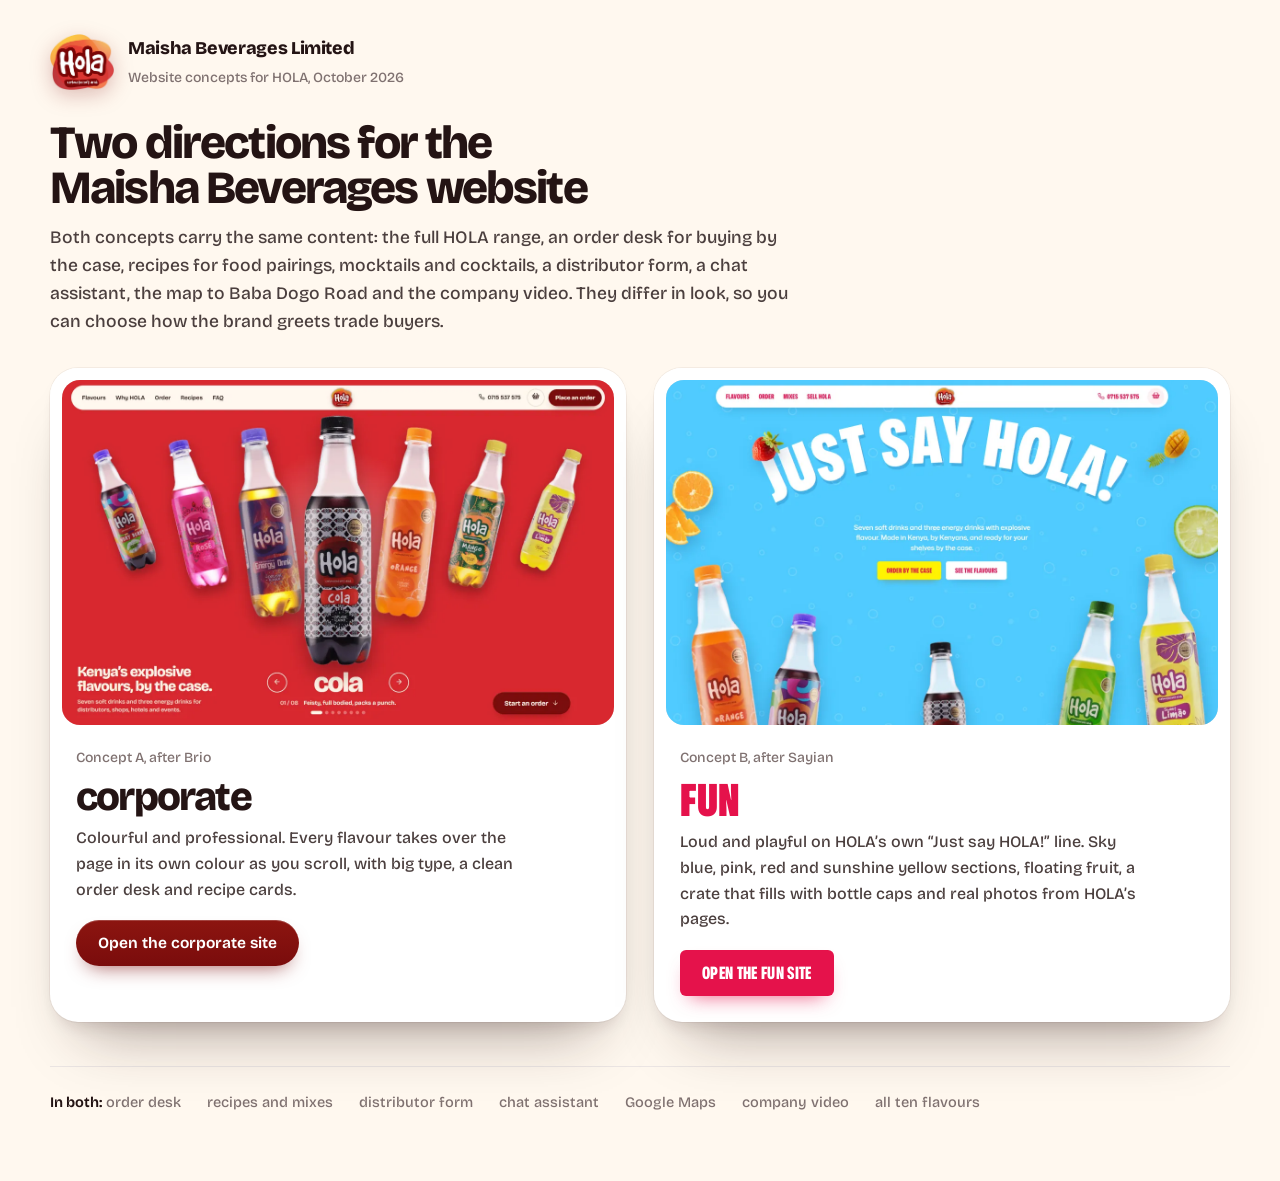
<file: index.html>
<!doctype html>
<html lang="en">
<head>
<meta charset="utf-8">
<meta name="viewport" content="width=device-width, initial-scale=1">
<title>Maisha Beverages | Website concepts</title>
<meta name="description" content="Two website concepts for Maisha Beverages Limited, makers of HOLA soft drinks: a corporate direction and a fun direction.">
<link rel="icon" href="shared/img/favicon.png">
<link rel="preload" href="shared/fonts/bricolage.woff2" as="font" type="font/woff2" crossorigin>
<style>
  @font-face { font-family: 'Bricolage Grotesque'; src: url('shared/fonts/bricolage.woff2') format('woff2'); font-weight: 200 800; font-stretch: 75% 100%; font-display: swap; }
  @font-face { font-family: 'Mona Sans'; src: url('shared/fonts/mona-sans.woff2') format('woff2'); font-weight: 200 900; font-stretch: 75% 125%; font-display: swap; }
  :root { --ink: #241414; --text: #4B3F3E; --muted: #7F7170; --line: #ECE6E4; --accent: #7A0C0C; --orange: #F07A1E; --ease: cubic-bezier(.2, .8, .2, 1); }
  * { box-sizing: border-box; }
  body { margin: 0; min-height: 100vh; background: #FFF8EF; color: var(--text); font: 500 17px/1.6 'Bricolage Grotesque', system-ui, sans-serif; -webkit-font-smoothing: antialiased; }
  img { display: block; max-width: 100%; height: auto; }
  .wrap { width: min(1180px, 100% - 64px); margin: 0 auto; padding: 34px 0 52px; }
  header { display: flex; align-items: center; gap: 14px; }
  header img { width: 64px; filter: drop-shadow(0 6px 10px rgba(122, 12, 12, .25)); }
  header strong { display: block; font-size: 18px; font-weight: 800; color: var(--ink); letter-spacing: -.02em; }
  header span { font-size: 14px; color: var(--muted); }
  h1 { margin: 30px 0 0; max-width: 26ch; font-size: clamp(34px, 3.6vw, 52px); line-height: .98; font-weight: 800; letter-spacing: -.04em; color: var(--ink); text-wrap: balance; }
  .intro { margin: 14px 0 0; max-width: 68ch; font-size: 17.5px; }
  .grid { display: grid; grid-template-columns: 1fr 1fr; gap: 28px; margin-top: 32px; }
  .card {
    position: relative; display: flex; flex-direction: column; border-radius: 28px; background: #fff; color: inherit; text-decoration: none; overflow: hidden;
    box-shadow: 0 1px 0 #fff inset, 0 0 0 1px rgba(40, 18, 16, .05), 0 10px 20px -10px rgba(40, 18, 16, .18), 0 40px 60px -34px rgba(40, 18, 16, .42);
    transform: perspective(1200px) rotateX(var(--rx, 0deg)) rotateY(var(--ry, 0deg)) translateY(var(--lift, 0px));
    transition: transform .45s var(--ease), box-shadow .45s var(--ease);
  }
  .card:hover, .card:focus-visible { --lift: -8px; box-shadow: 0 1px 0 #fff inset, 0 0 0 1px rgba(40, 18, 16, .05), 0 18px 30px -12px rgba(40, 18, 16, .22), 0 56px 80px -36px rgba(40, 18, 16, .5); }
  .card:focus-visible { outline: 3px solid var(--orange); outline-offset: 4px; }
  .shot { margin: 12px 12px 0; border-radius: 18px; overflow: hidden; aspect-ratio: 16 / 10; background: #f5f2f1; box-shadow: inset 0 0 0 1px var(--line); }
  .shot img { width: 100%; height: 100%; object-fit: cover; object-position: top; transition: transform .8s var(--ease); }
  .card:hover .shot img { transform: scale(1.03); }
  .body { display: grid; gap: 8px; padding: 22px 26px 26px; }
  .label { font-size: 14px; color: var(--muted); }
  .title { font-size: 40px; line-height: 1; font-weight: 800; letter-spacing: -.045em; color: var(--ink); text-transform: lowercase; }
  .card--b .title { font-family: 'Mona Sans', sans-serif; font-stretch: 75%; font-weight: 900; text-transform: uppercase; font-size: 44px; letter-spacing: 0; color: #E5124B; }
  .card--b .go { background: #E5124B; box-shadow: 0 10px 20px -10px rgba(229, 18, 75, .7); border-radius: 6px; font-family: 'Mona Sans', sans-serif; font-stretch: 75%; font-weight: 800; text-transform: uppercase; font-size: 17px; letter-spacing: .02em; }
  .desc { font-size: 16px; max-width: 46ch; }
  .go { display: inline-flex; align-items: center; gap: 10px; margin-top: 10px; width: max-content; height: 46px; padding: 0 22px; border-radius: 999px; color: #fff; font-weight: 650; font-size: 15.5px; background: linear-gradient(180deg, #8C1510, var(--accent)); box-shadow: inset 0 1px 0 rgba(255, 255, 255, .2), 0 10px 20px -10px rgba(122, 12, 12, .7); }
  .shared { margin-top: 44px; padding-top: 24px; border-top: 1px solid var(--line); display: flex; flex-wrap: wrap; gap: 10px 26px; font-size: 14.5px; color: var(--muted); }
  .shared strong { color: var(--ink); font-weight: 650; }
  @media (max-width: 860px) { .grid { grid-template-columns: 1fr; } }
  @media (prefers-reduced-motion: reduce) { .card, .shot img { transition: none; } }
</style>
</head>
<body>
  <div class="wrap">
    <header>
      <img src="shared/img/logo/hola-logo-flat.webp" alt="HOLA" width="534" height="465">
      <div><strong>Maisha Beverages Limited</strong><span>Website concepts for HOLA, October 2026</span></div>
    </header>
    <h1>Two directions for the Maisha Beverages website</h1>
    <p class="intro">Both concepts carry the same content: the full HOLA range, an order desk for buying by the case, recipes for food pairings, mocktails and cocktails, a distributor form, a chat assistant, the map to Baba Dogo Road and the company video. They differ in look, so you can choose how the brand greets trade buyers.</p>
    <div class="grid">
      <a class="card" href="site-a-corporate/">
        <span class="shot"><img src="shared/img/chooser-a.webp" alt="Preview of the corporate concept: an arc of HOLA bottles on Cola red, with the flavour name below" width="1200" height="750"></span>
        <span class="body">
          <span class="label">Concept A, after Brio</span>
          <span class="title">Corporate</span>
          <span class="desc">Colourful and professional. Every flavour takes over the page in its own colour as you scroll, with big type, a clean order desk and recipe cards.</span>
          <span class="go">Open the corporate site</span>
        </span>
      </a>
      <a class="card card--b" href="site-b-fun/">
        <span class="shot"><img src="shared/img/chooser-b.webp" alt="Preview of the fun concept: an arched JUST SAY HOLA! headline on sky blue, with fruit and bottles floating around it" width="1200" height="750"></span>
        <span class="body">
          <span class="label">Concept B, after Sayian</span>
          <span class="title">Fun</span>
          <span class="desc">Loud and playful on HOLA&rsquo;s own &ldquo;Just say HOLA!&rdquo; line. Sky blue, pink, red and sunshine yellow sections, floating fruit, a crate that fills with bottle caps and real photos from HOLA&rsquo;s pages.</span>
          <span class="go">Open the fun site</span>
        </span>
      </a>
    </div>
    <p class="shared"><span><strong>In both:</strong> order desk</span><span>recipes and mixes</span><span>distributor form</span><span>chat assistant</span><span>Google Maps</span><span>company video</span><span>all ten flavours</span></p>
  </div>
<script>
  (function () {
    if (matchMedia('(prefers-reduced-motion: reduce)').matches || matchMedia('(hover: none)').matches) return;
    document.querySelectorAll('.card').forEach(function (el) {
      el.addEventListener('pointermove', function (e) {
        var r = el.getBoundingClientRect();
        el.style.setProperty('--rx', ((0.5 - (e.clientY - r.top) / r.height) * 5).toFixed(2) + 'deg');
        el.style.setProperty('--ry', (((e.clientX - r.left) / r.width - 0.5) * 5).toFixed(2) + 'deg');
      });
      el.addEventListener('pointerleave', function () { el.style.setProperty('--rx', '0deg'); el.style.setProperty('--ry', '0deg'); });
    });
  })();
</script>
</body>
</html>
</file>
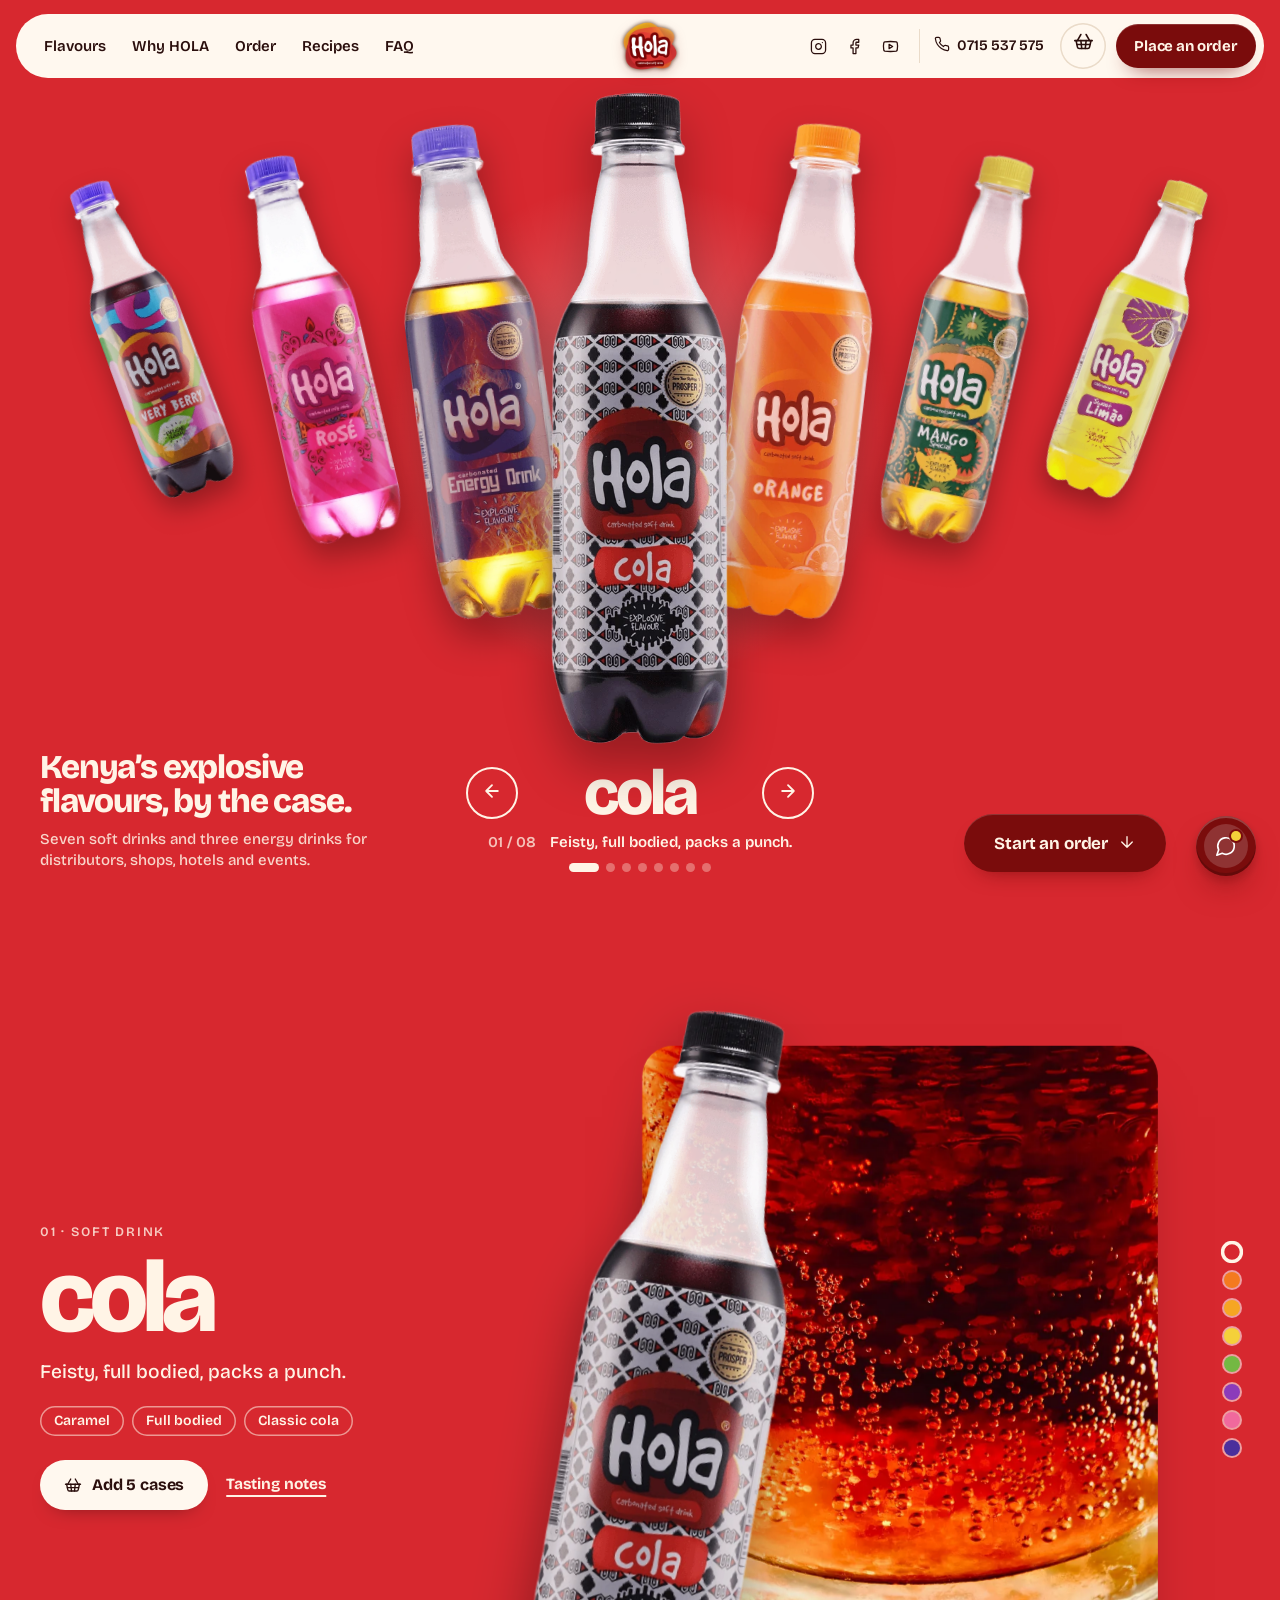
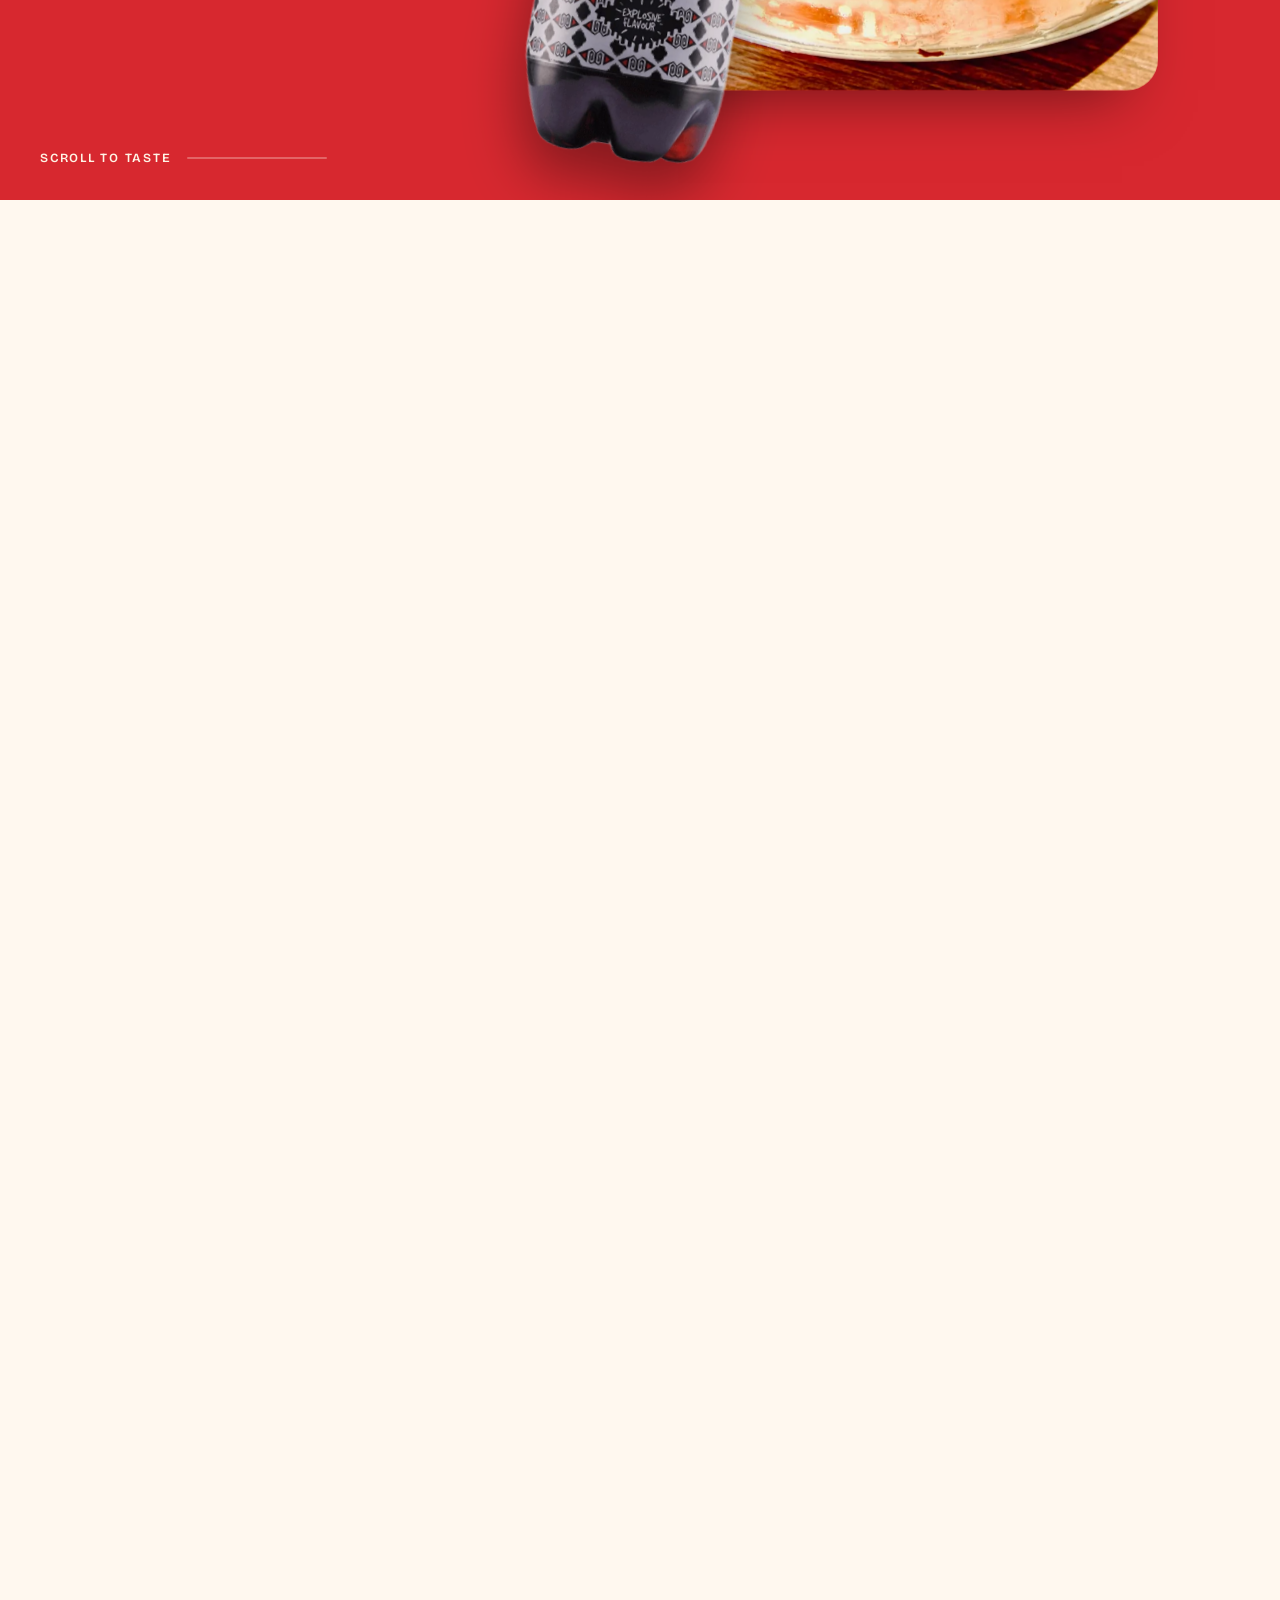
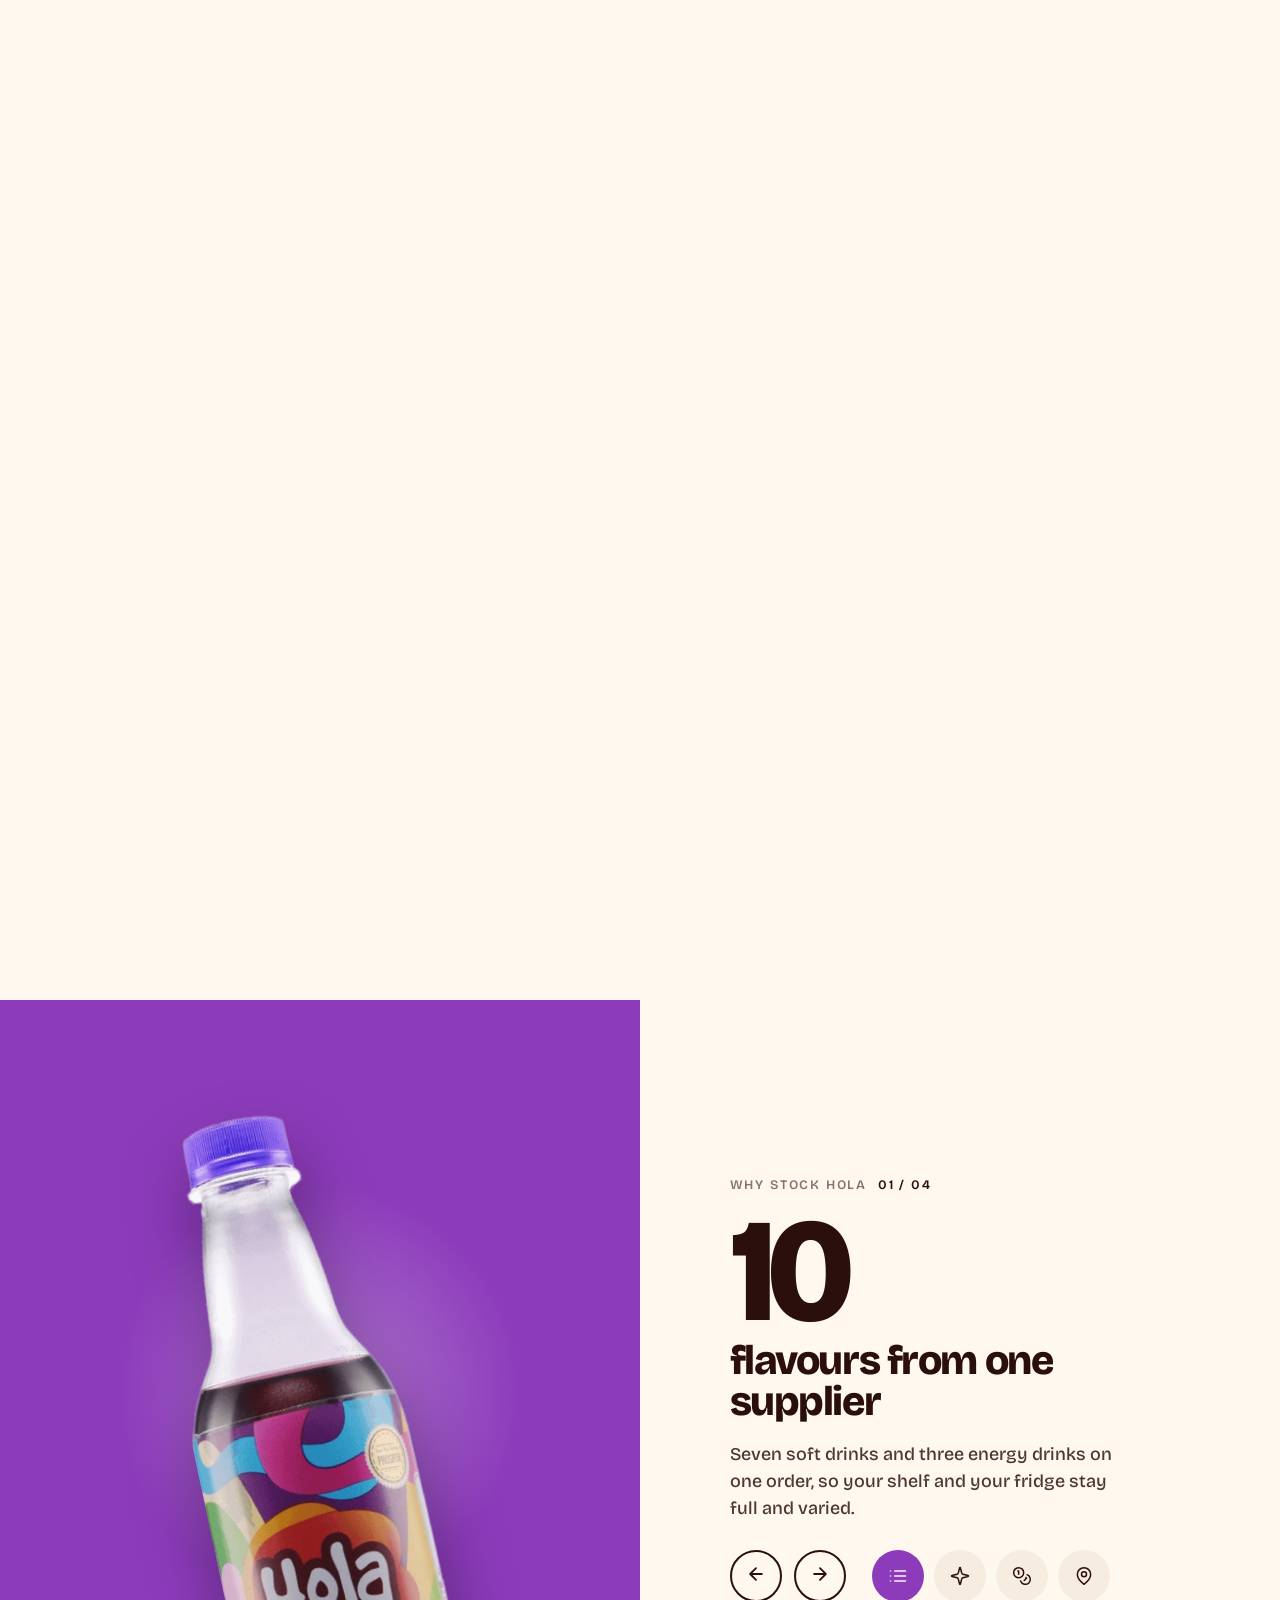
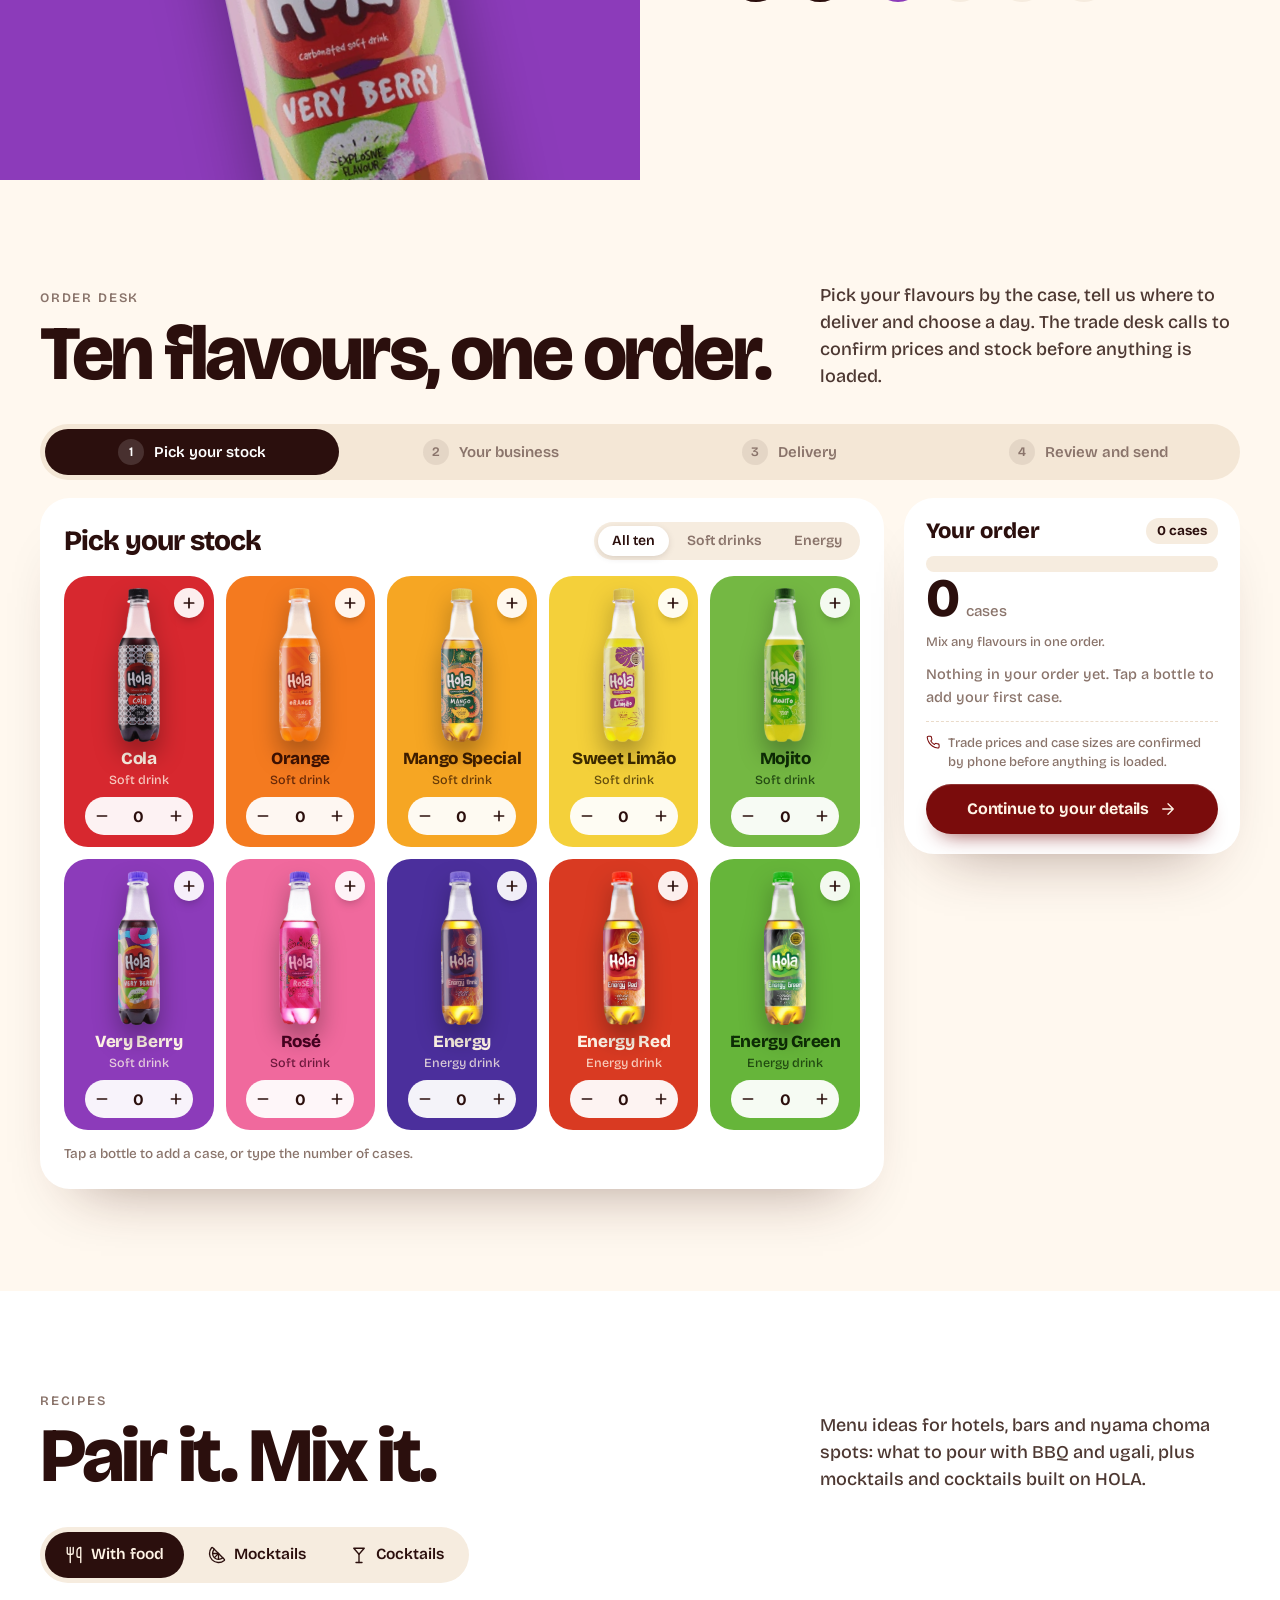
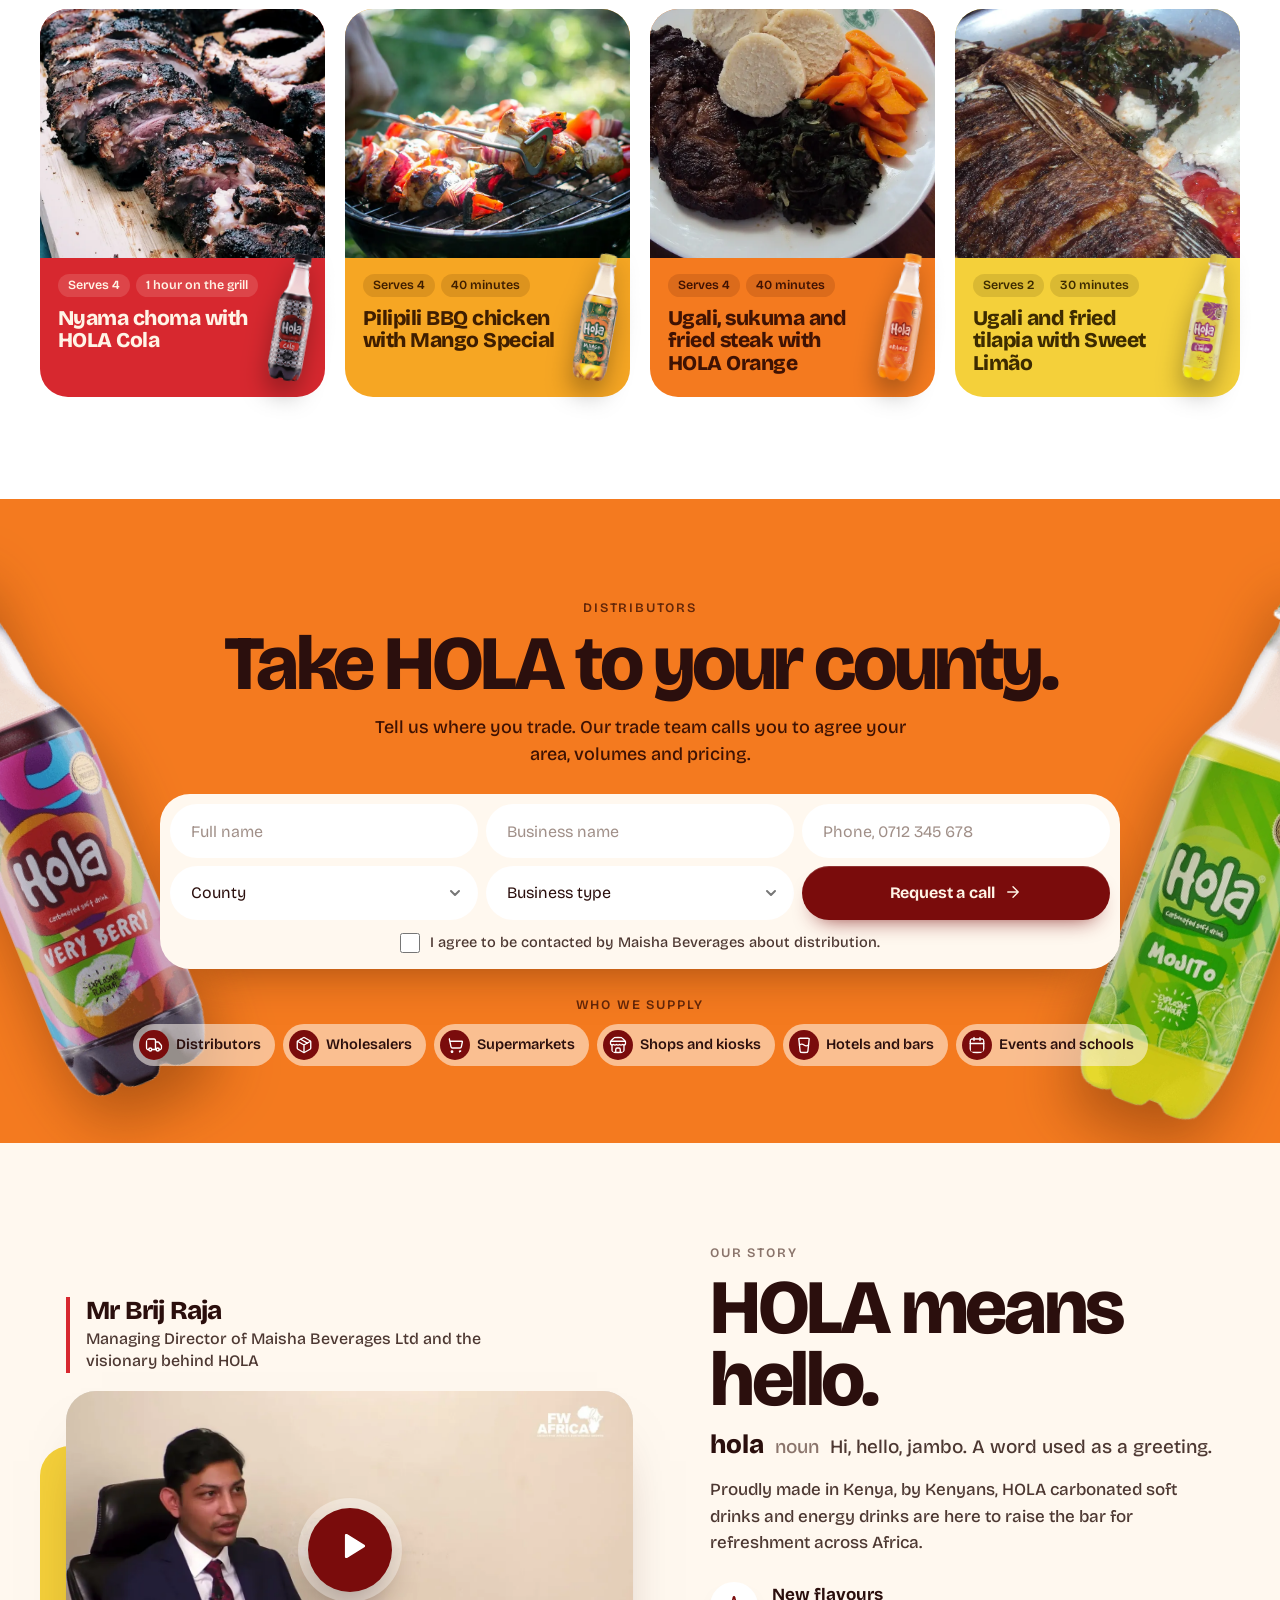
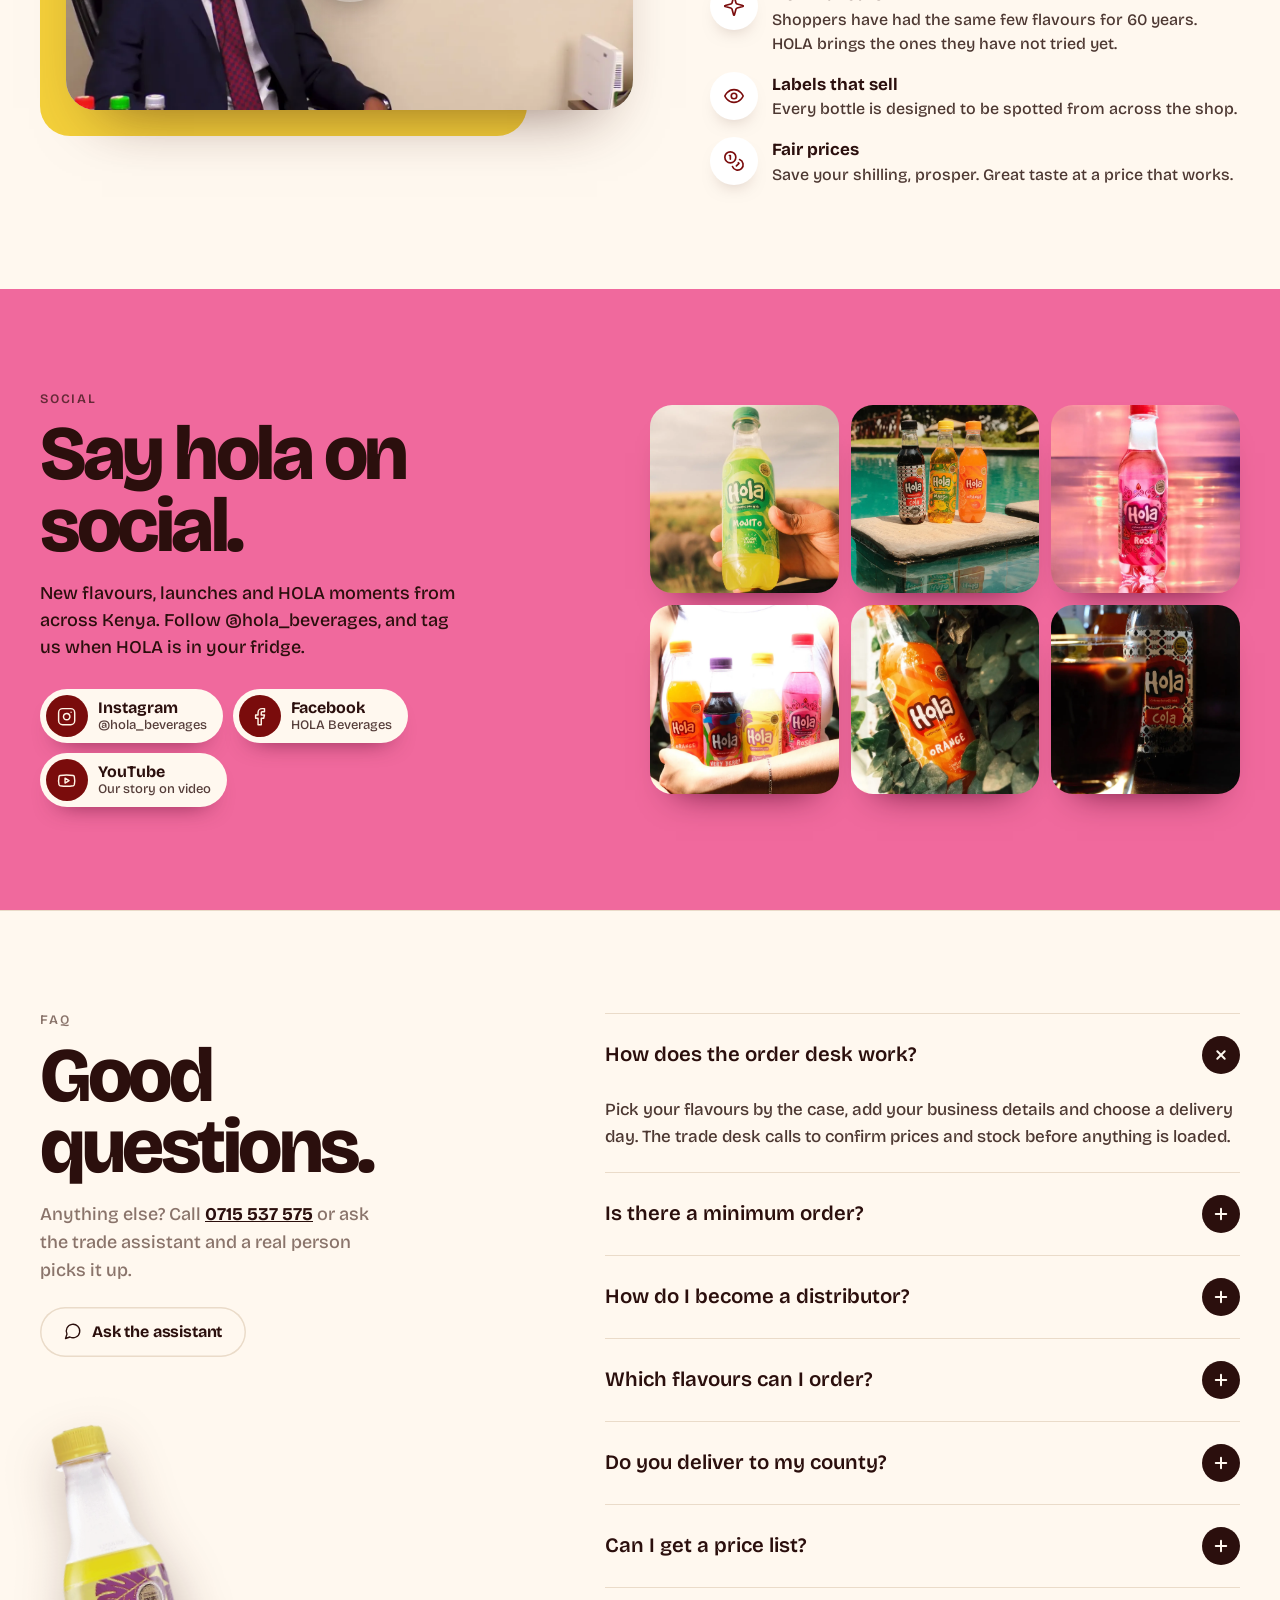
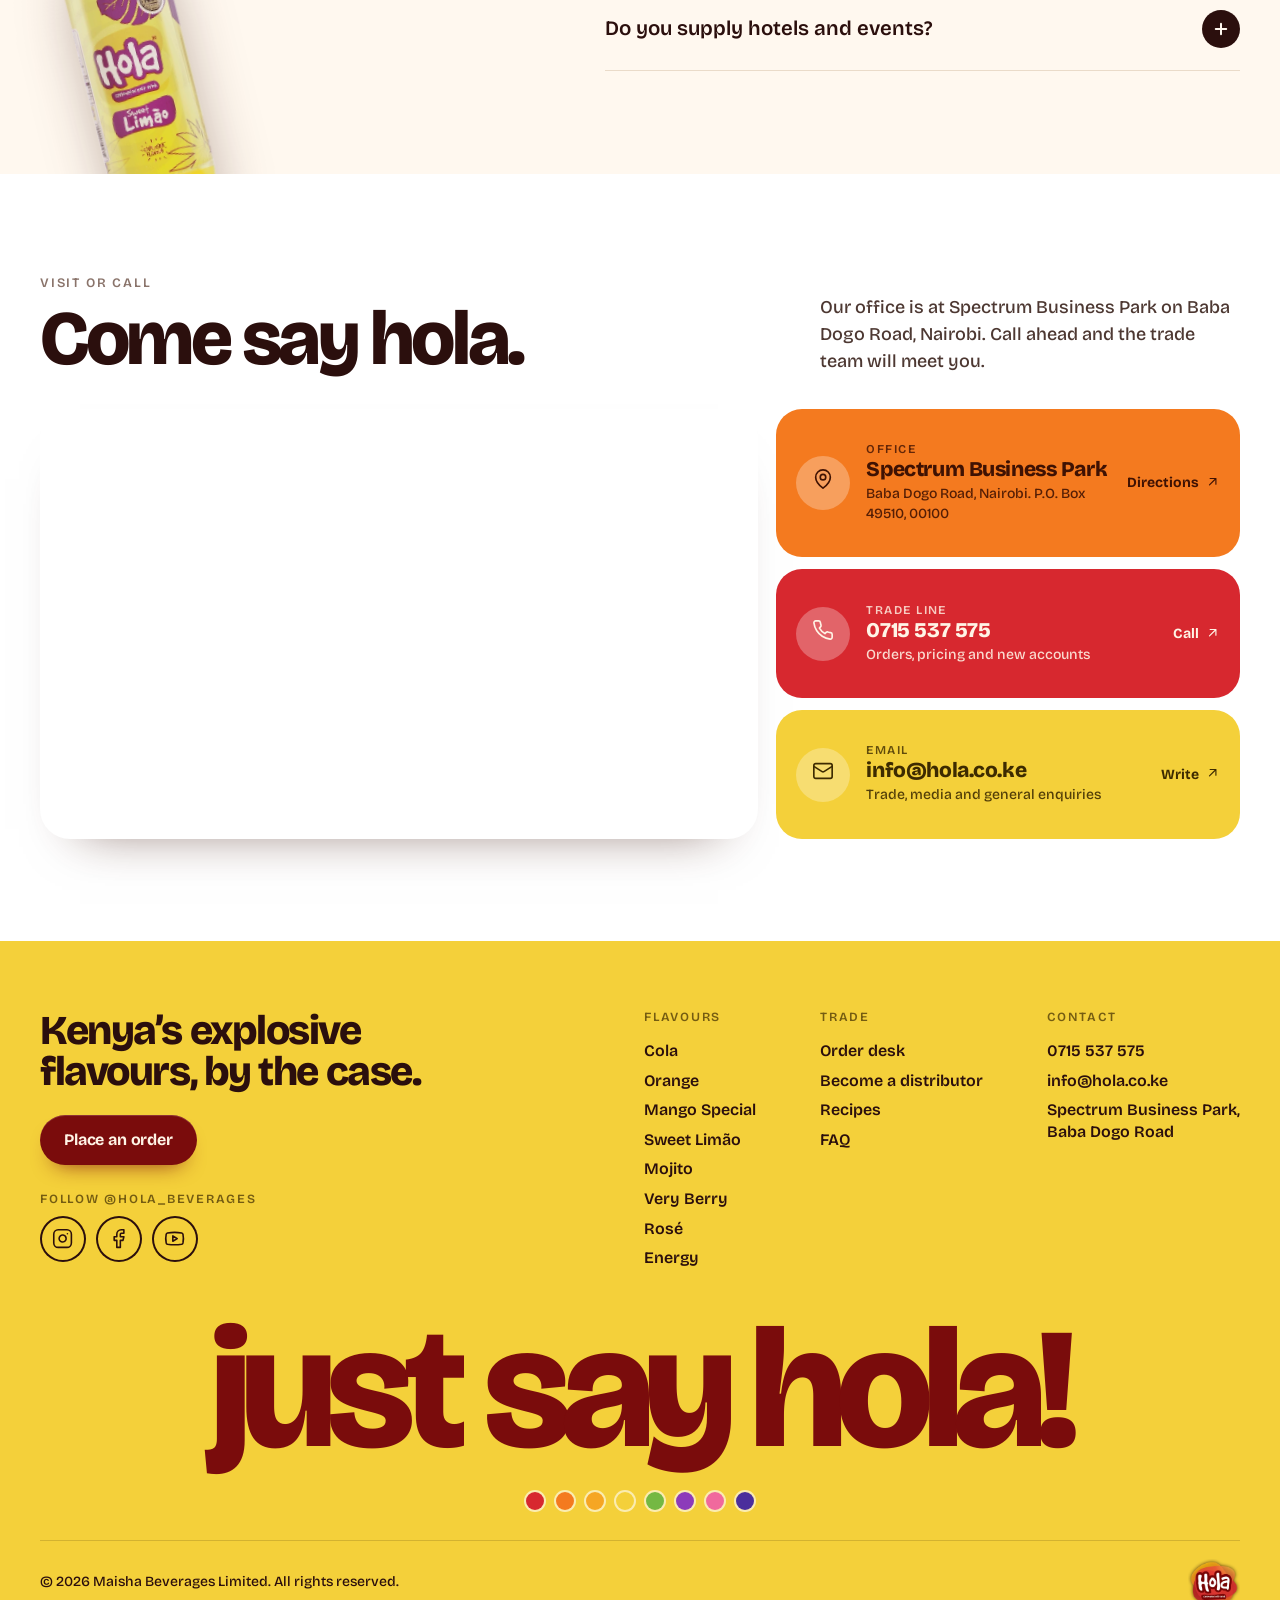
<file: site-a-corporate/index.html>
<!doctype html>
<html lang="en">
<head>
<meta charset="utf-8">
<meta name="viewport" content="width=device-width, initial-scale=1">
<title>HOLA by Maisha Beverages | Kenyan soft drinks for the trade</title>
<meta name="description" content="Maisha Beverages makes HOLA carbonated soft drinks and energy drinks in Kenya. Order ten explosive flavours by the case, find recipes for your menu and become a distributor.">
<meta name="theme-color" content="#D7282F">
<link rel="icon" href="../shared/img/favicon.png">
<link rel="apple-touch-icon" href="../shared/img/apple-touch-icon.png">
<link rel="preload" href="../shared/fonts/bricolage.woff2" as="font" type="font/woff2" crossorigin>
<link rel="stylesheet" href="../shared/css/shared.css?v=3">
<link rel="stylesheet" href="css/site.css?v=3">
</head>
<body>
<a class="skip" href="#main">Skip to content</a>

<header class="header" id="top">
  <div class="header__pill">
    <nav class="nav" aria-label="Main">
      <a href="#flavours">Flavours</a>
      <a href="#why">Why HOLA</a>
      <a href="#order">Order</a>
      <a href="#recipes">Recipes</a>
      <a href="#faq">FAQ</a>
    </nav>
    <a class="brand" href="#top" aria-label="HOLA by Maisha Beverages, back to top">
      <img src="../shared/img/logo/hola-logo-sm.webp" alt="" width="300" height="267">
    </a>
    <div class="header__end">
      <div class="header__social" data-socials="icons"></div>
      <a class="header__phone" href="tel:+254715537575"><i data-icon="phone"></i>0715 537 575</a>
      <a class="basket" href="#order" data-order-host aria-label="Your order is empty"><i data-icon="basket"></i><span class="basket__n" data-order-count hidden>0</span></a>
      <a class="btn btn--dark btn--sm" href="#order">Place an order</a>
    </div>
  </div>
</header>

<main id="main">

  <!-- Hero: Brio's arc of bottles on the colour of the flavour in front -->
  <section class="hero" id="hero" aria-labelledby="hero-title">
    <div class="hero__stage" id="stage" role="region" aria-roledescription="carousel" aria-label="HOLA flavours" tabindex="0">
      <div class="hero__glow" aria-hidden="true"></div>
      <div class="hero__bottles"></div>
    </div>
    <div class="hero__bar">
      <div class="hero__intro">
        <h1 class="hero__title" id="hero-title">Kenya&rsquo;s explosive flavours, by the case.</h1>
        <p class="hero__lead">Seven soft drinks and three energy drinks for distributors, shops, hotels and events.</p>
      </div>
      <div class="hero__now">
        <div class="hero__name-row">
          <button class="round round--line" type="button" data-dir="-1" aria-label="Previous flavour"><i data-icon="left"></i></button>
          <button class="hero__name" type="button" data-open-current aria-live="polite"></button>
          <button class="round round--line" type="button" data-dir="1" aria-label="Next flavour"><i data-icon="right"></i></button>
        </div>
        <p class="hero__meta"></p>
        <div class="hero__dots" role="group" aria-label="Choose a flavour"></div>
      </div>
      <div class="hero__cta">
        <a class="btn btn--dark btn--lg" href="#order">Start an order <i data-icon="down"></i></a>
      </div>
    </div>
  </section>

  <!-- Flavour story: one flavour per scroll step, background follows the bottle -->
  <section class="taste" id="flavours" aria-label="The HOLA flavours">
    <div class="taste__pin">
      <div class="taste__slides"></div>
      <nav class="taste__dots" aria-label="Jump to a flavour"></nav>
      <div class="taste__progress" aria-hidden="true"><span>Scroll to taste</span><i><b></b></i></div>
    </div>
  </section>

  <!-- Why HOLA: Brio's split with a big number -->
  <section class="why" id="why" aria-labelledby="why-title">
    <div class="why__media" aria-hidden="true">
      <img class="why__bottle" src="../shared/img/bottles/berry.webp" alt="" width="251" height="921" loading="lazy">
    </div>
    <div class="why__body">
      <h2 class="eyebrow" id="why-title">Why stock HOLA <span class="why__count" aria-live="polite">01 / 04</span></h2>
      <p class="why__stat"></p>
      <p class="why__label"></p>
      <p class="why__text"></p>
      <div class="why__controls">
        <button class="round round--line" type="button" data-why-dir="-1" aria-label="Previous reason"><i data-icon="left"></i></button>
        <button class="round round--line" type="button" data-why-dir="1" aria-label="Next reason"><i data-icon="right"></i></button>
        <div class="why__tabs" role="group" aria-label="Reasons"></div>
      </div>
    </div>
  </section>

  <!-- Order desk: Brio's range grid, now you can order from it -->
  <section class="section section--order" id="order" aria-labelledby="order-title">
    <div class="wrap">
      <div class="head">
        <div>
          <p class="eyebrow">Order desk</p>
          <h2 class="h2" id="order-title">Ten flavours, one order.</h2>
        </div>
        <p class="head__aside">Pick your flavours by the case, tell us where to deliver and choose a day. The trade desk calls to confirm prices and stock before anything is loaded.</p>
      </div>
      <div id="order-desk"></div>
    </div>
  </section>

  <!-- Recipes -->
  <section class="section section--recipes" id="recipes" aria-labelledby="recipes-title">
    <div class="wrap">
      <div class="head">
        <div>
          <p class="eyebrow">Recipes</p>
          <h2 class="h2" id="recipes-title">Pair it. Mix it.</h2>
        </div>
        <p class="head__aside">Menu ideas for hotels, bars and nyama choma spots: what to pour with BBQ and ugali, plus mocktails and cocktails built on HOLA.</p>
      </div>
      <div class="rtabs" role="tablist" aria-label="Recipe types"></div>
      <div class="rgrid" id="recipe-grid" role="tabpanel"></div>
    </div>
  </section>

  <!-- Distributors: Brio's newsletter band -->
  <section class="band" id="distributor" aria-labelledby="dist-title">
    <img class="band__bottle band__bottle--l" src="../shared/img/bottles/berry.webp" alt="" width="251" height="921" loading="lazy">
    <img class="band__bottle band__bottle--r" src="../shared/img/bottles/mojito.webp" alt="" width="251" height="921" loading="lazy">
    <div class="band__in">
      <p class="eyebrow">Distributors</p>
      <h2 class="band__title" id="dist-title">Take HOLA to your county.</h2>
      <p class="band__lead">Tell us where you trade. Our trade team calls you to agree your area, volumes and pricing.</p>
      <form class="band__form" id="dist-form" data-distributor novalidate aria-labelledby="dist-title">
        <div class="band__fields">
          <div class="field"><label class="visually-hidden" for="d-name">Full name</label><input id="d-name" name="name" autocomplete="name" placeholder="Full name"></div>
          <div class="field"><label class="visually-hidden" for="d-business">Business name</label><input id="d-business" name="business" autocomplete="organization" placeholder="Business name"></div>
          <div class="field"><label class="visually-hidden" for="d-phone">Phone</label><input id="d-phone" name="phone" type="tel" autocomplete="tel" placeholder="Phone, 0712 345 678"></div>
          <div class="field"><label class="visually-hidden" for="d-county">County</label><select id="d-county" name="county" data-fill="counties"></select></div>
          <div class="field"><label class="visually-hidden" for="d-type">Business type</label><select id="d-type" name="type" data-fill="types"></select></div>
          <button class="btn btn--dark" type="submit">Request a call <i data-icon="right"></i></button>
        </div>
        <div class="band__foot">
          <label class="check"><input type="checkbox" name="consent"><span>I agree to be contacted by Maisha Beverages about distribution.</span></label>
          <p class="form__status" role="alert"></p>
        </div>
      </form>
      <div class="band__partners">
        <p>Who we supply</p>
        <div class="band__chips" id="partner-chips"></div>
      </div>
    </div>
  </section>

  <!-- Story + video -->
  <section class="section section--story" id="story" aria-labelledby="story-title">
    <div class="wrap story">
      <figure class="story__figure">
        <figcaption class="story__who"><strong>Mr Brij Raja</strong><span>Managing Director of Maisha Beverages Ltd and the visionary behind HOLA</span></figcaption>
        <div class="story__media">
          <div class="mb-yt story__video" data-yt="F2DqzdPeuTY" data-title="Mr Brij Raja, Managing Director of Maisha Beverages: refreshing Kenyans with world class beverages at an affordable price">
            <button type="button" aria-label="Play video: Mr Brij Raja, Managing Director of Maisha Beverages, on refreshing Kenyans with world class beverages at an affordable price">
              <img src="../shared/img/video-poster.webp" alt="" width="1280" height="720" loading="lazy">
              <span class="mb-yt__play"><i data-icon="play"></i></span>
            </button>
          </div>
        </div>
      </figure>
      <div class="story__copy">
        <p class="eyebrow">Our story</p>
        <h2 class="h2" id="story-title">HOLA means hello.</h2>
        <p class="definition"><strong>hola</strong> <em>noun</em> Hi, hello, jambo. A word used as a greeting.</p>
        <p>Proudly made in Kenya, by Kenyans, HOLA carbonated soft drinks and energy drinks are here to raise the bar for refreshment across Africa.</p>
        <ul class="pillars">
          <li><i data-icon="spark"></i><span><strong>New flavours</strong>Shoppers have had the same few flavours for 60 years. HOLA brings the ones they have not tried yet.</span></li>
          <li><i data-icon="eye"></i><span><strong>Labels that sell</strong>Every bottle is designed to be spotted from across the shop.</span></li>
          <li><i data-icon="coins"></i><span><strong>Fair prices</strong>Save your shilling, prosper. Great taste at a price that works.</span></li>
        </ul>
      </div>
    </div>
  </section>

  <!-- Social -->
  <section class="section section--social" id="social" aria-labelledby="social-title">
    <div class="wrap social-band">
      <div class="social-band__copy">
        <p class="eyebrow">Social</p>
        <h2 class="h2" id="social-title">Say hola on social.</h2>
        <p>New flavours, launches and HOLA moments from across Kenya. Follow @hola_beverages, and tag us when HOLA is in your fridge.</p>
        <div class="social-band__links" data-socials="labels"></div>
      </div>
      <div class="social-band__photos" id="social-photos"></div>
    </div>
  </section>

  <!-- FAQ: Brio's "Good questions." -->
  <section class="section section--faq" id="faq" aria-labelledby="faq-title">
    <div class="wrap faq">
      <div class="faq__intro">
        <p class="eyebrow">FAQ</p>
        <h2 class="h2" id="faq-title">Good questions.</h2>
        <p>Anything else? Call <a href="tel:+254715537575">0715 537 575</a> or ask the trade assistant and a real person picks it up.</p>
        <button class="btn btn--line" type="button" data-open-chat><i data-icon="chat"></i>Ask the assistant</button>
        <img class="faq__bottle" src="../shared/img/bottles/limao.webp" alt="" width="251" height="921" loading="lazy">
      </div>
      <div class="faq__list" id="faq-list"></div>
    </div>
  </section>

  <!-- Contact + map -->
  <section class="section section--contact" id="contact" aria-labelledby="contact-title">
    <div class="wrap">
      <div class="head">
        <div>
          <p class="eyebrow">Visit or call</p>
          <h2 class="h2" id="contact-title">Come say hola.</h2>
        </div>
        <p class="head__aside">Our office is at Spectrum Business Park on Baba Dogo Road, Nairobi. Call ahead and the trade team will meet you.</p>
      </div>
      <div class="contact">
        <div class="map-card">
          <iframe src="https://www.google.com/maps/embed?pb=!1m18!1m12!1m3!1d3988.874916447874!2d36.8875478!3d-1.2460012000000003!2m3!1f0!2f0!3f0!3m2!1i1024!2i768!4f13.1!3m3!1m2!1s0x182f15baffe6ede1%3A0xd61bb411f2a1bb7d!2sMaisha%20Beverages%20Limited!5e0!3m2!1sen!2ske!4v1793005391041!5m2!1sen!2ske" title="Map showing Maisha Beverages Limited on Baba Dogo Road, Nairobi" loading="lazy" allowfullscreen referrerpolicy="strict-origin-when-cross-origin"></iframe>
        </div>
        <div class="contact__cards">
          <a class="c-card" style="--bg:#F47A1F;--on:#3F1203" href="https://www.google.com/maps/dir/?api=1&amp;destination=-1.2460012%2C36.8875478" target="_blank" rel="noopener">
            <span class="c-card__icon"><i data-icon="pin"></i></span>
            <span class="c-card__body"><span class="c-card__label">Office</span><strong>Spectrum Business Park</strong><span>Baba Dogo Road, Nairobi. P.O. Box 49510, 00100</span></span>
            <span class="c-card__go">Directions <i data-icon="up"></i></span>
          </a>
          <a class="c-card" style="--bg:#D7282F;--on:#FFF4E6" href="tel:+254715537575">
            <span class="c-card__icon"><i data-icon="phone"></i></span>
            <span class="c-card__body"><span class="c-card__label">Trade line</span><strong>0715 537 575</strong><span>Orders, pricing and new accounts</span></span>
            <span class="c-card__go">Call <i data-icon="up"></i></span>
          </a>
          <a class="c-card" style="--bg:#F4D03A;--on:#3D2B00" href="mailto:info@hola.co.ke?subject=Trade%20enquiry">
            <span class="c-card__icon"><i data-icon="mail"></i></span>
            <span class="c-card__body"><span class="c-card__label">Email</span><strong>info@hola.co.ke</strong><span>Trade, media and general enquiries</span></span>
            <span class="c-card__go">Write <i data-icon="up"></i></span>
          </a>
        </div>
      </div>
    </div>
  </section>
</main>

<footer class="footer">
  <div class="wrap">
    <div class="footer__top">
      <div class="footer__pitch">
        <p class="footer__line">Kenya&rsquo;s explosive flavours, by the case.</p>
        <a class="btn btn--dark" href="#order">Place an order</a>
        <div class="footer__social">
          <p>Follow @hola_beverages</p>
          <div data-socials="icons"></div>
        </div>
      </div>
      <div class="footer__cols">
        <nav aria-label="Flavours"><h3>Flavours</h3><div id="footer-flavours"></div></nav>
        <nav aria-label="Trade">
          <h3>Trade</h3>
          <a href="#order">Order desk</a>
          <a href="#distributor">Become a distributor</a>
          <a href="#recipes">Recipes</a>
          <a href="#faq">FAQ</a>
        </nav>
        <div>
          <h3>Contact</h3>
          <a href="tel:+254715537575">0715 537 575</a>
          <a href="mailto:info@hola.co.ke">info@hola.co.ke</a>
          <a href="https://www.google.com/maps/dir/?api=1&amp;destination=-1.2460012%2C36.8875478" target="_blank" rel="noopener">Spectrum Business Park,<br>Baba Dogo Road</a>
        </div>
      </div>
    </div>
    <p class="footer__giant" aria-hidden="true">just say hola!</p>
    <div class="footer__dots" id="footer-dots"></div>
    <div class="footer__base">
      <p>&copy; 2026 Maisha Beverages Limited. All rights reserved.</p>
      <img src="../shared/img/logo/hola-logo-sm.webp" alt="HOLA" width="300" height="267" loading="lazy">
    </div>
  </div>
</footer>

<script src="../shared/js/vendor/lenis.min.js?v=3"></script>
<script src="../shared/js/data.js?v=3"></script>
<script src="../shared/js/ui.js?v=3"></script>
<script src="../shared/js/form.js?v=3"></script>
<script src="../shared/js/order.js?v=3"></script>
<script src="../shared/js/modals.js?v=3"></script>
<script src="../shared/js/chatbot.js?v=3"></script>
<script src="js/site.js?v=3"></script>
</body>
</html>
</file>
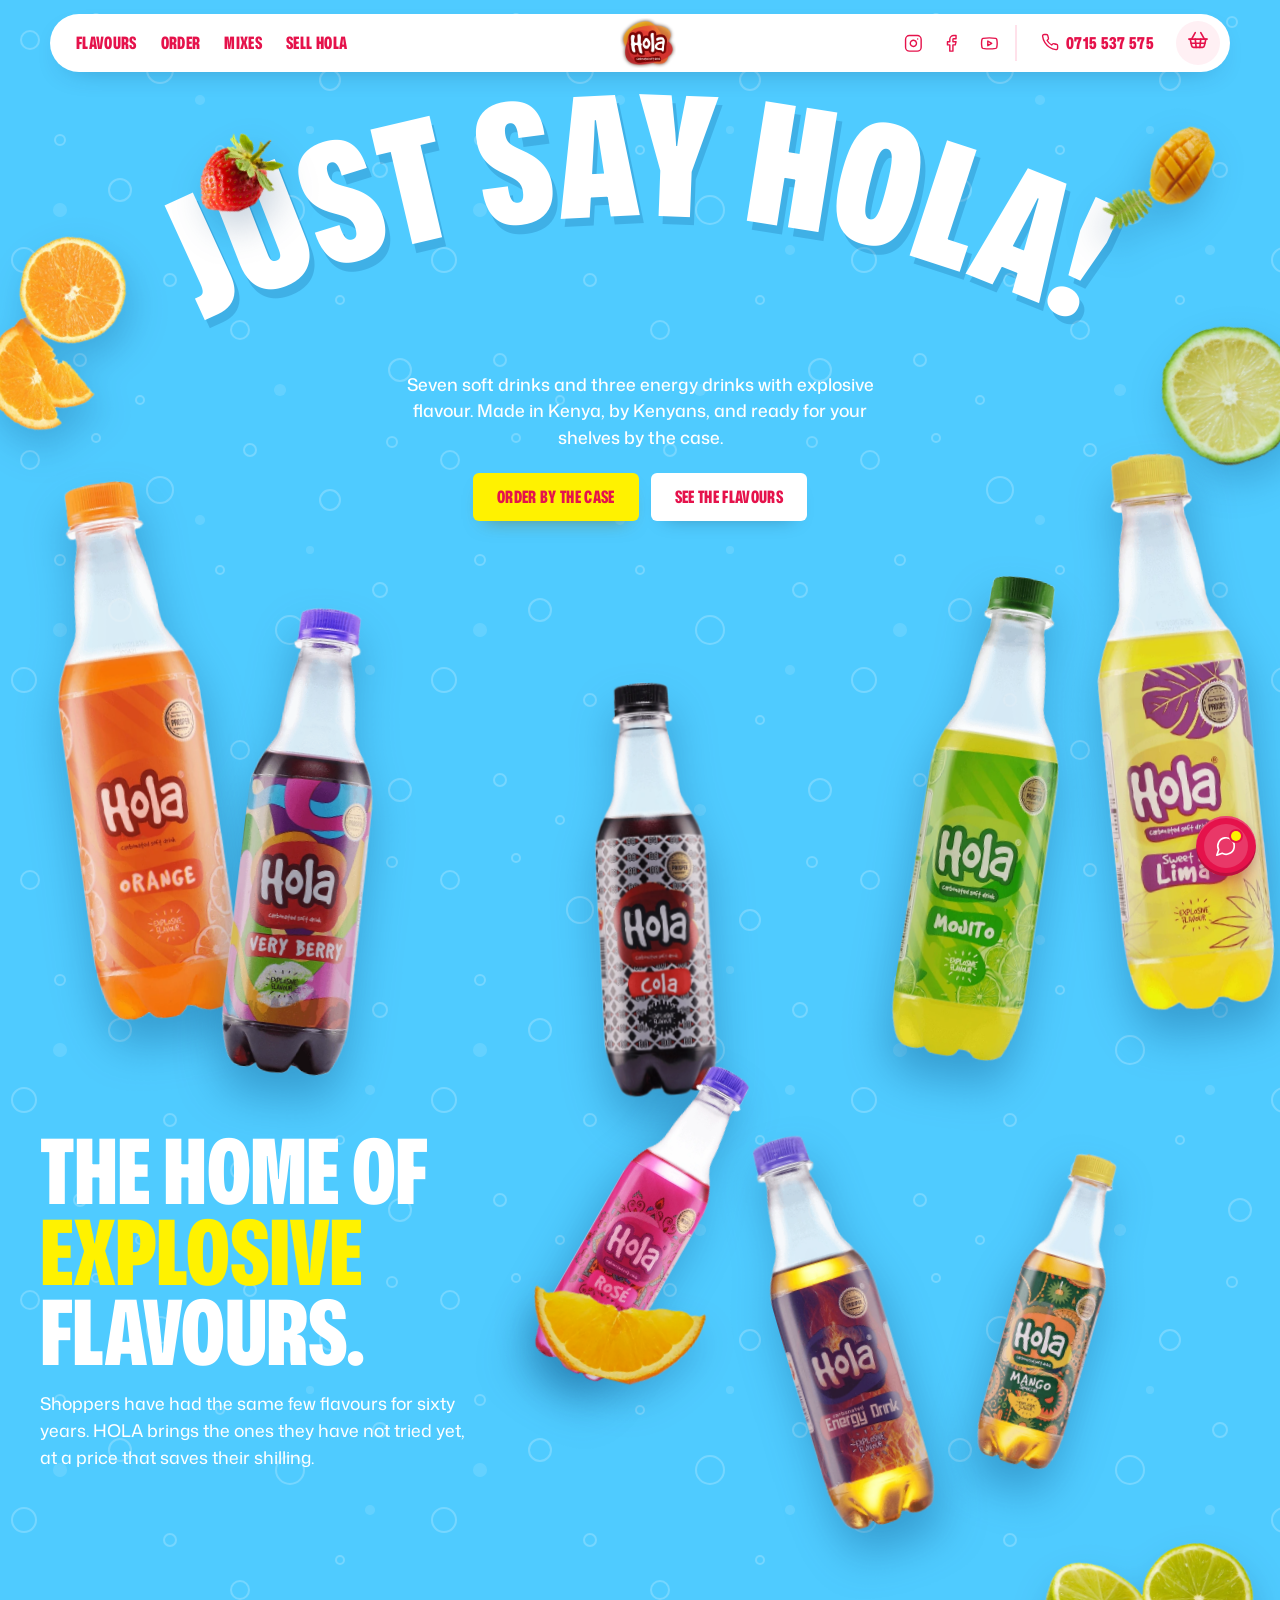
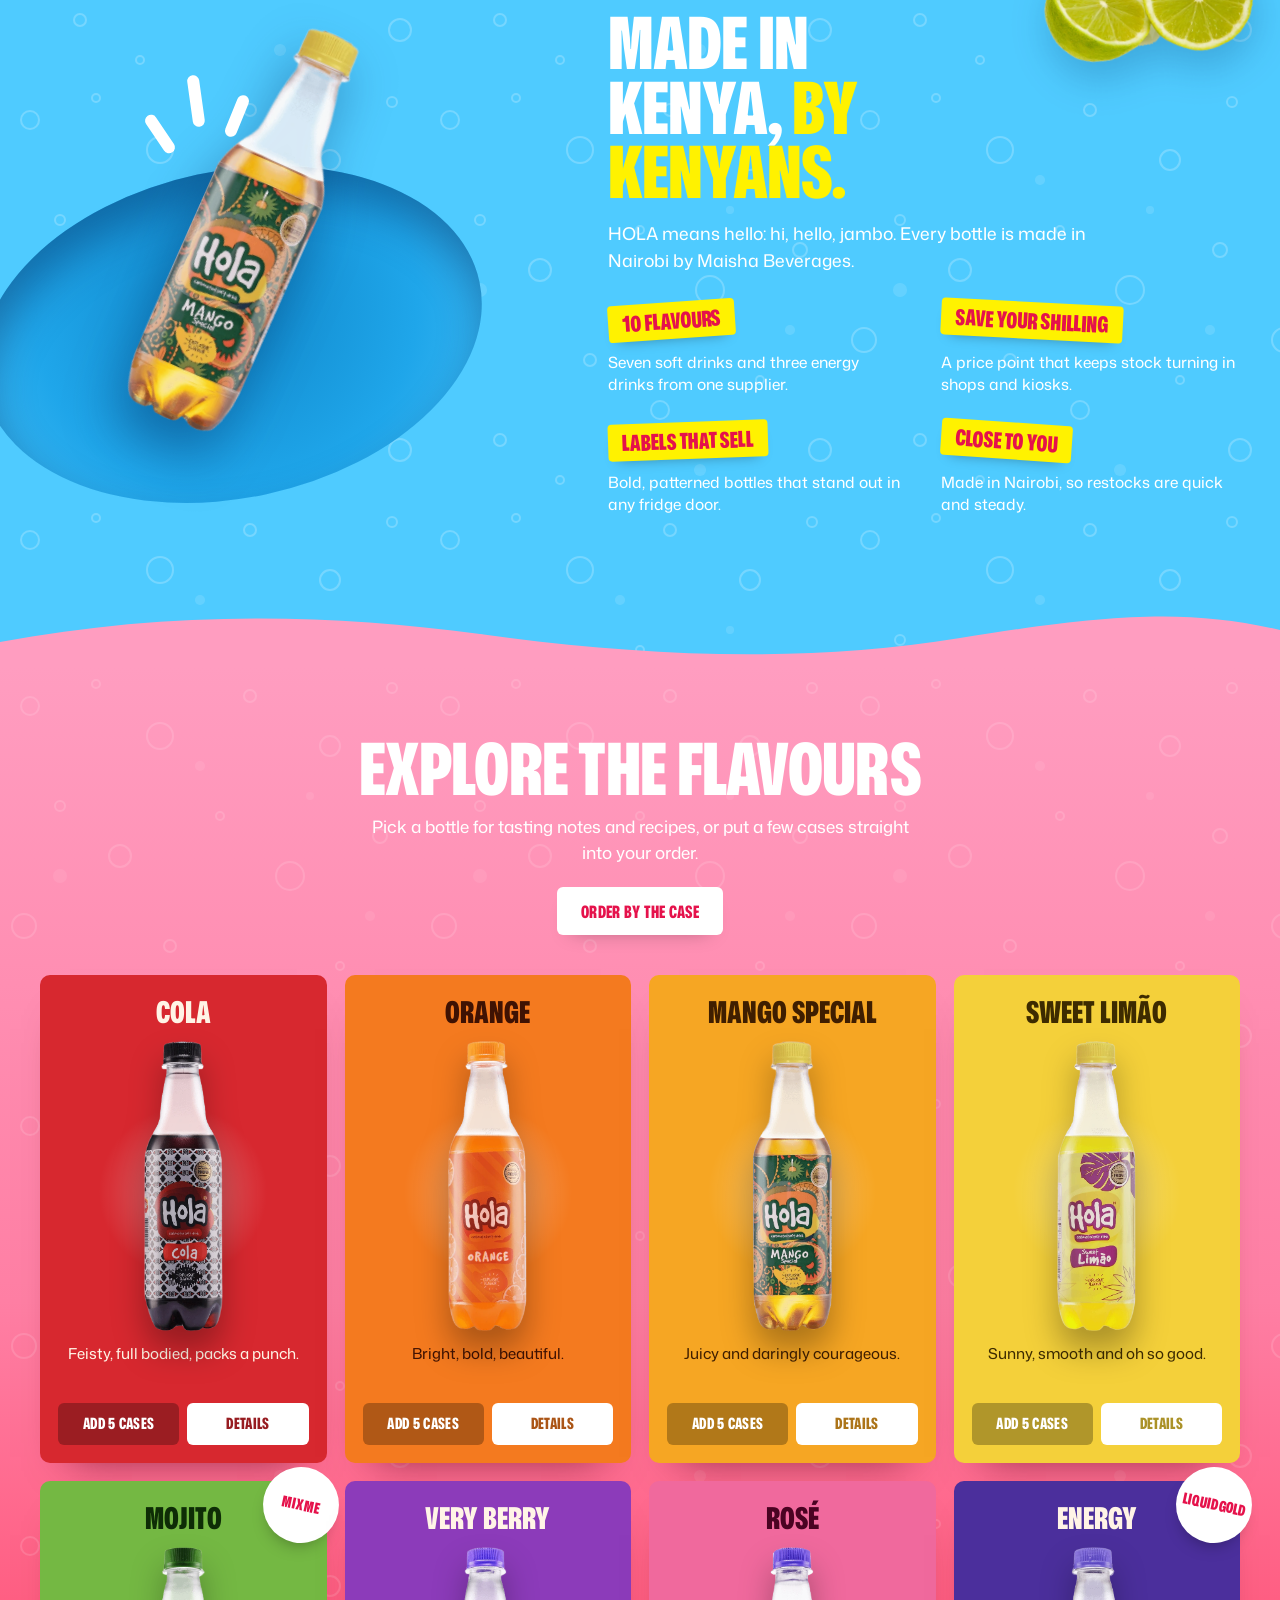
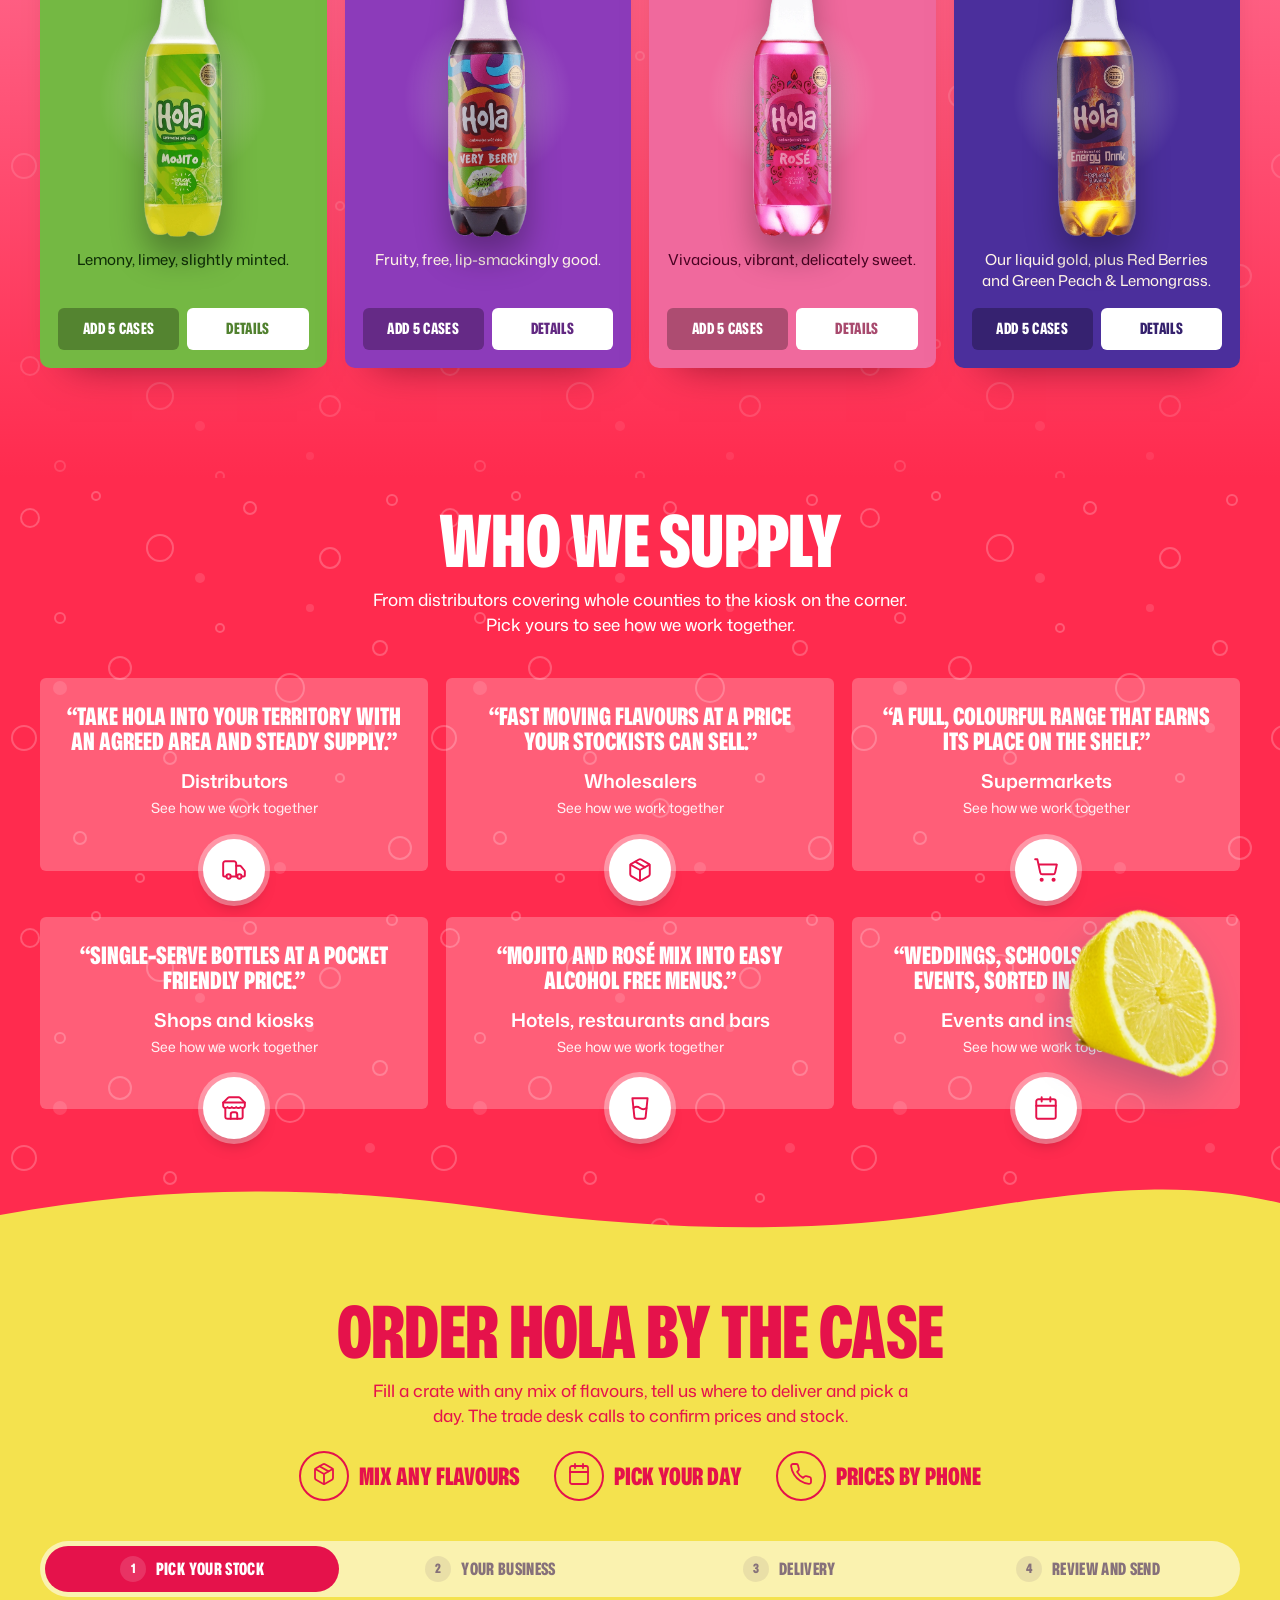
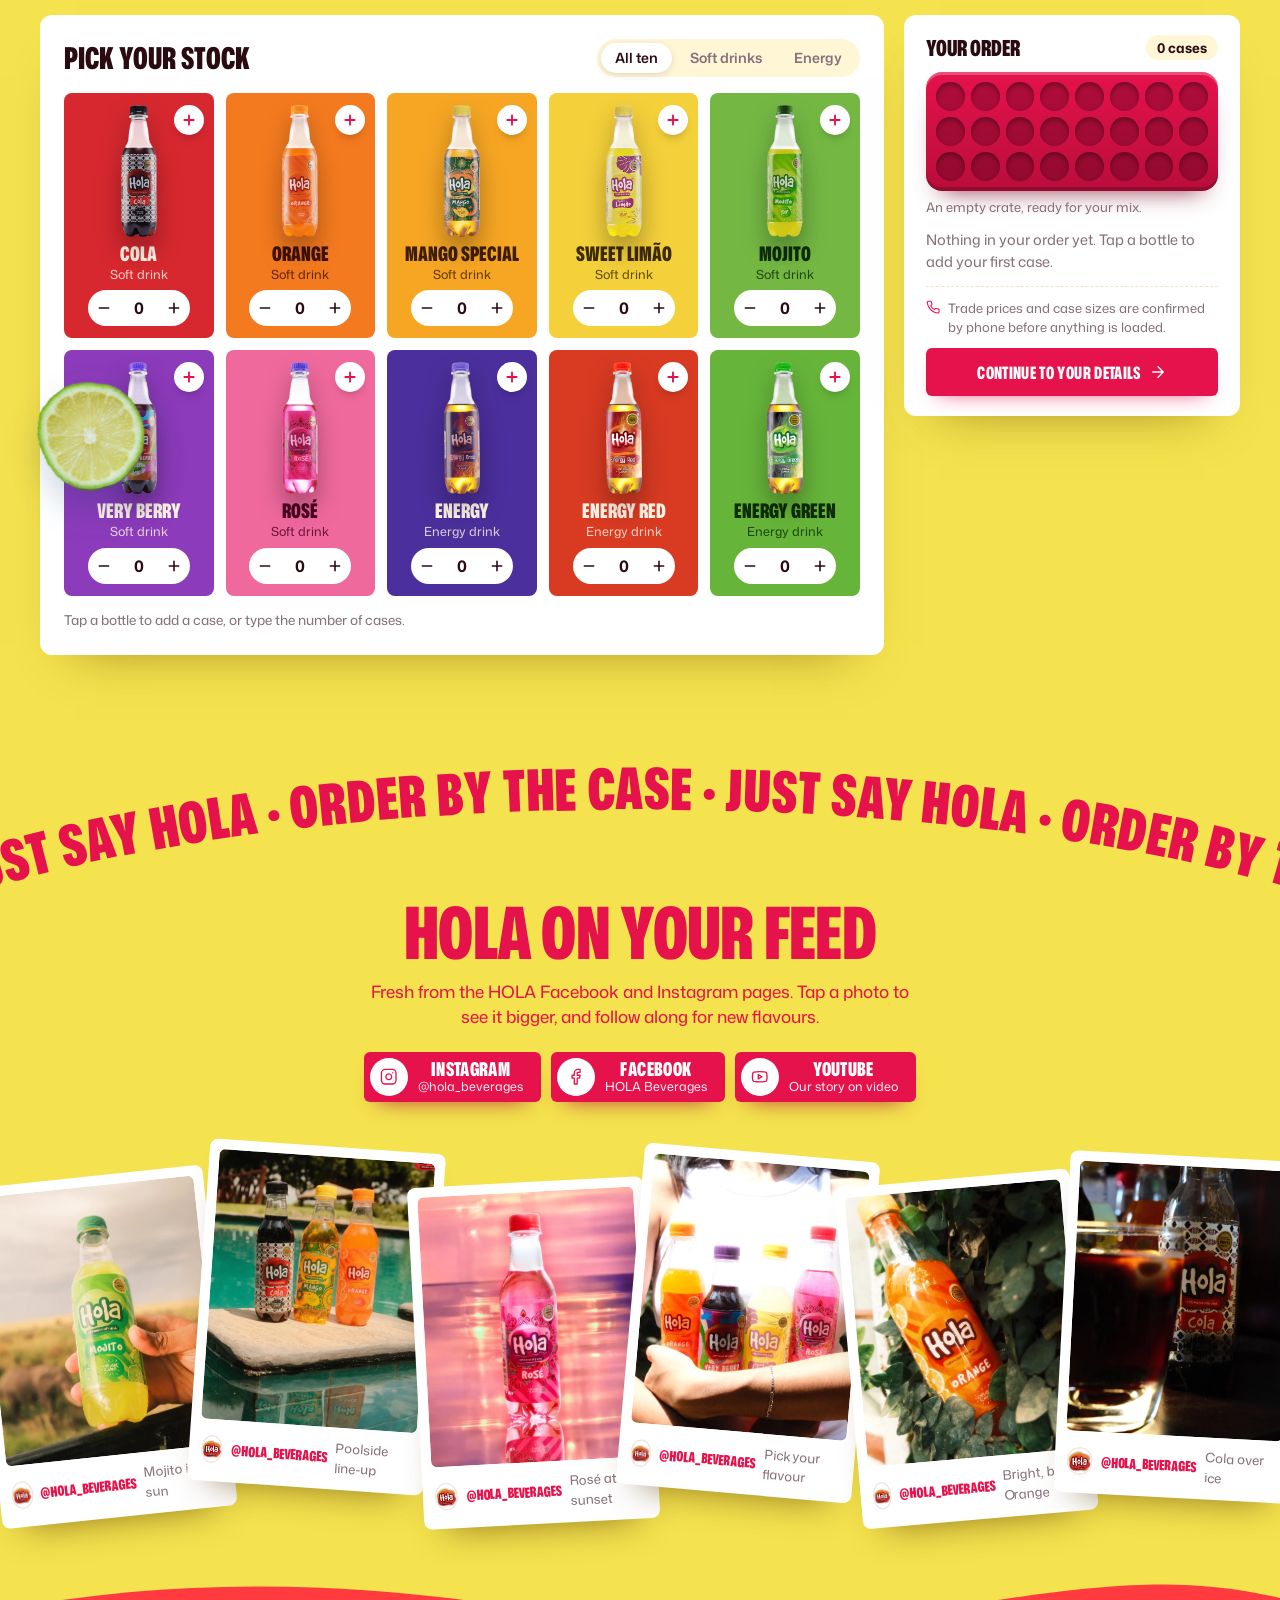
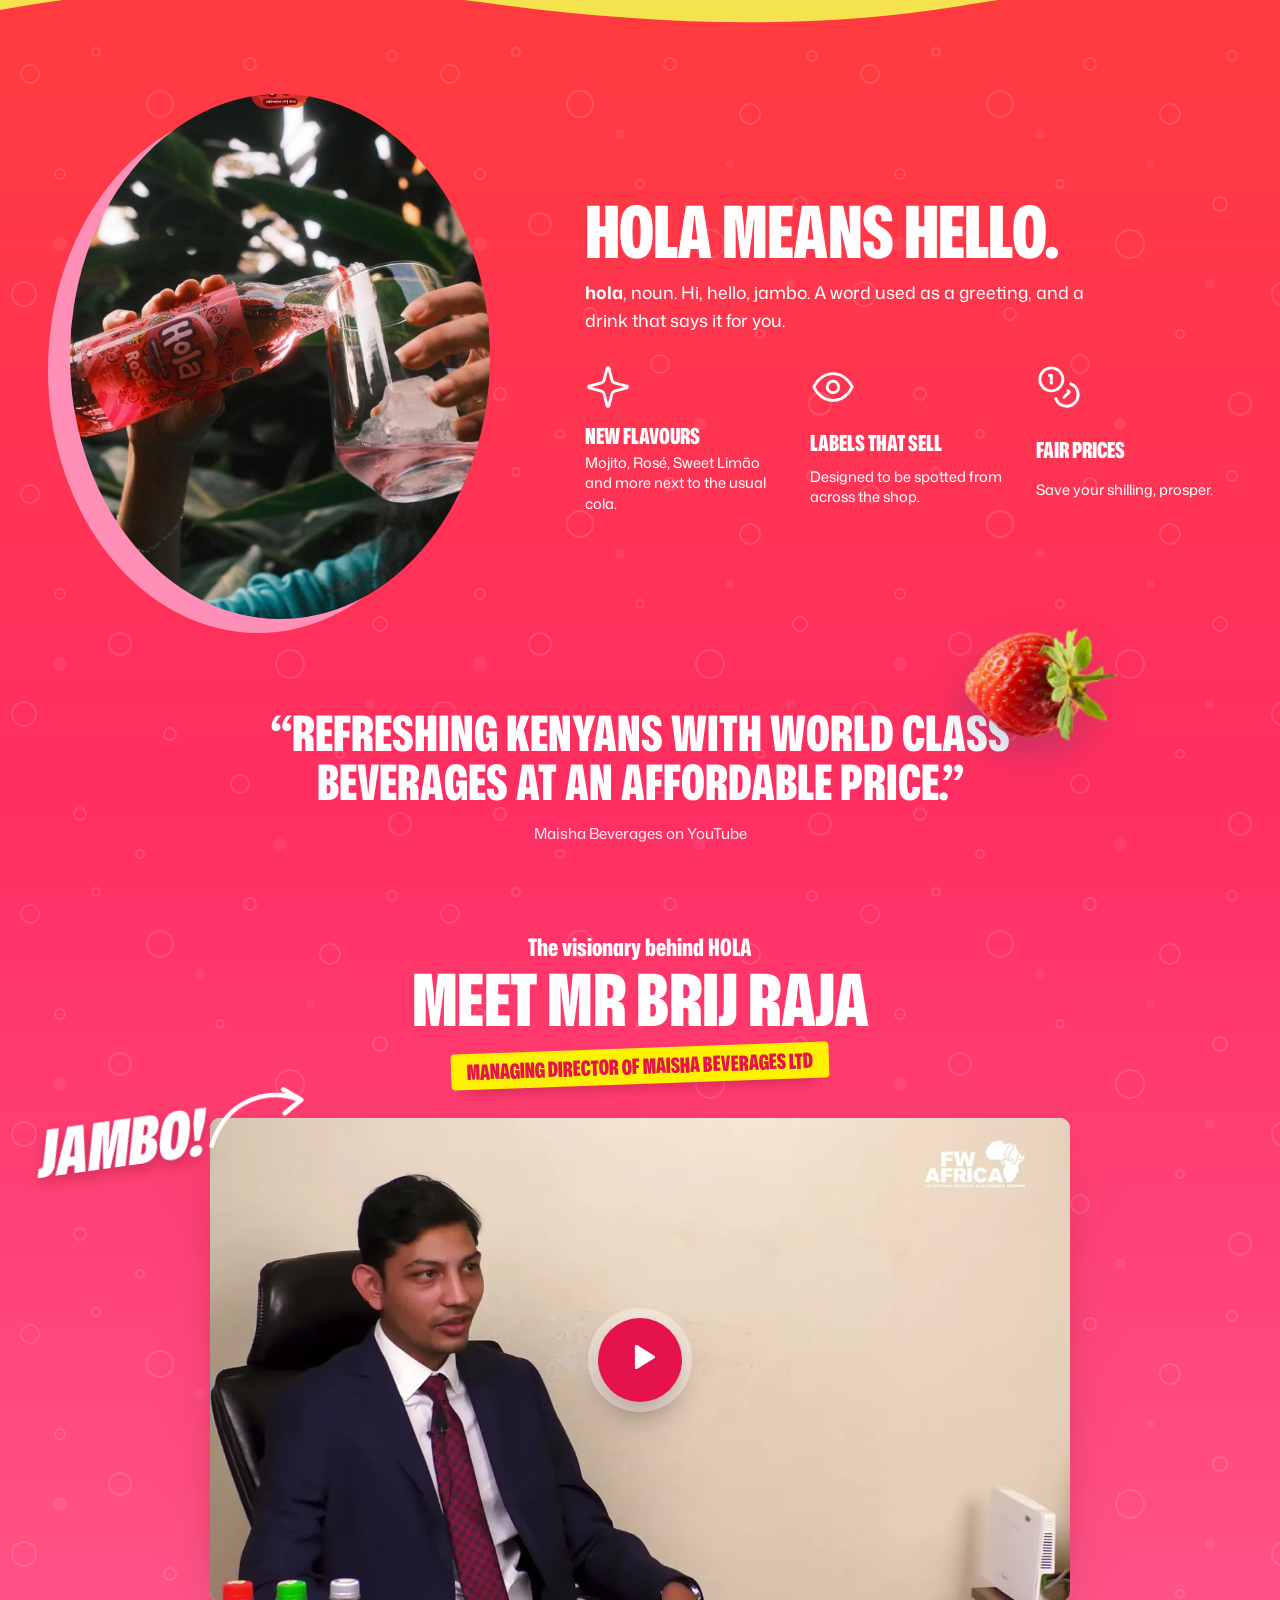
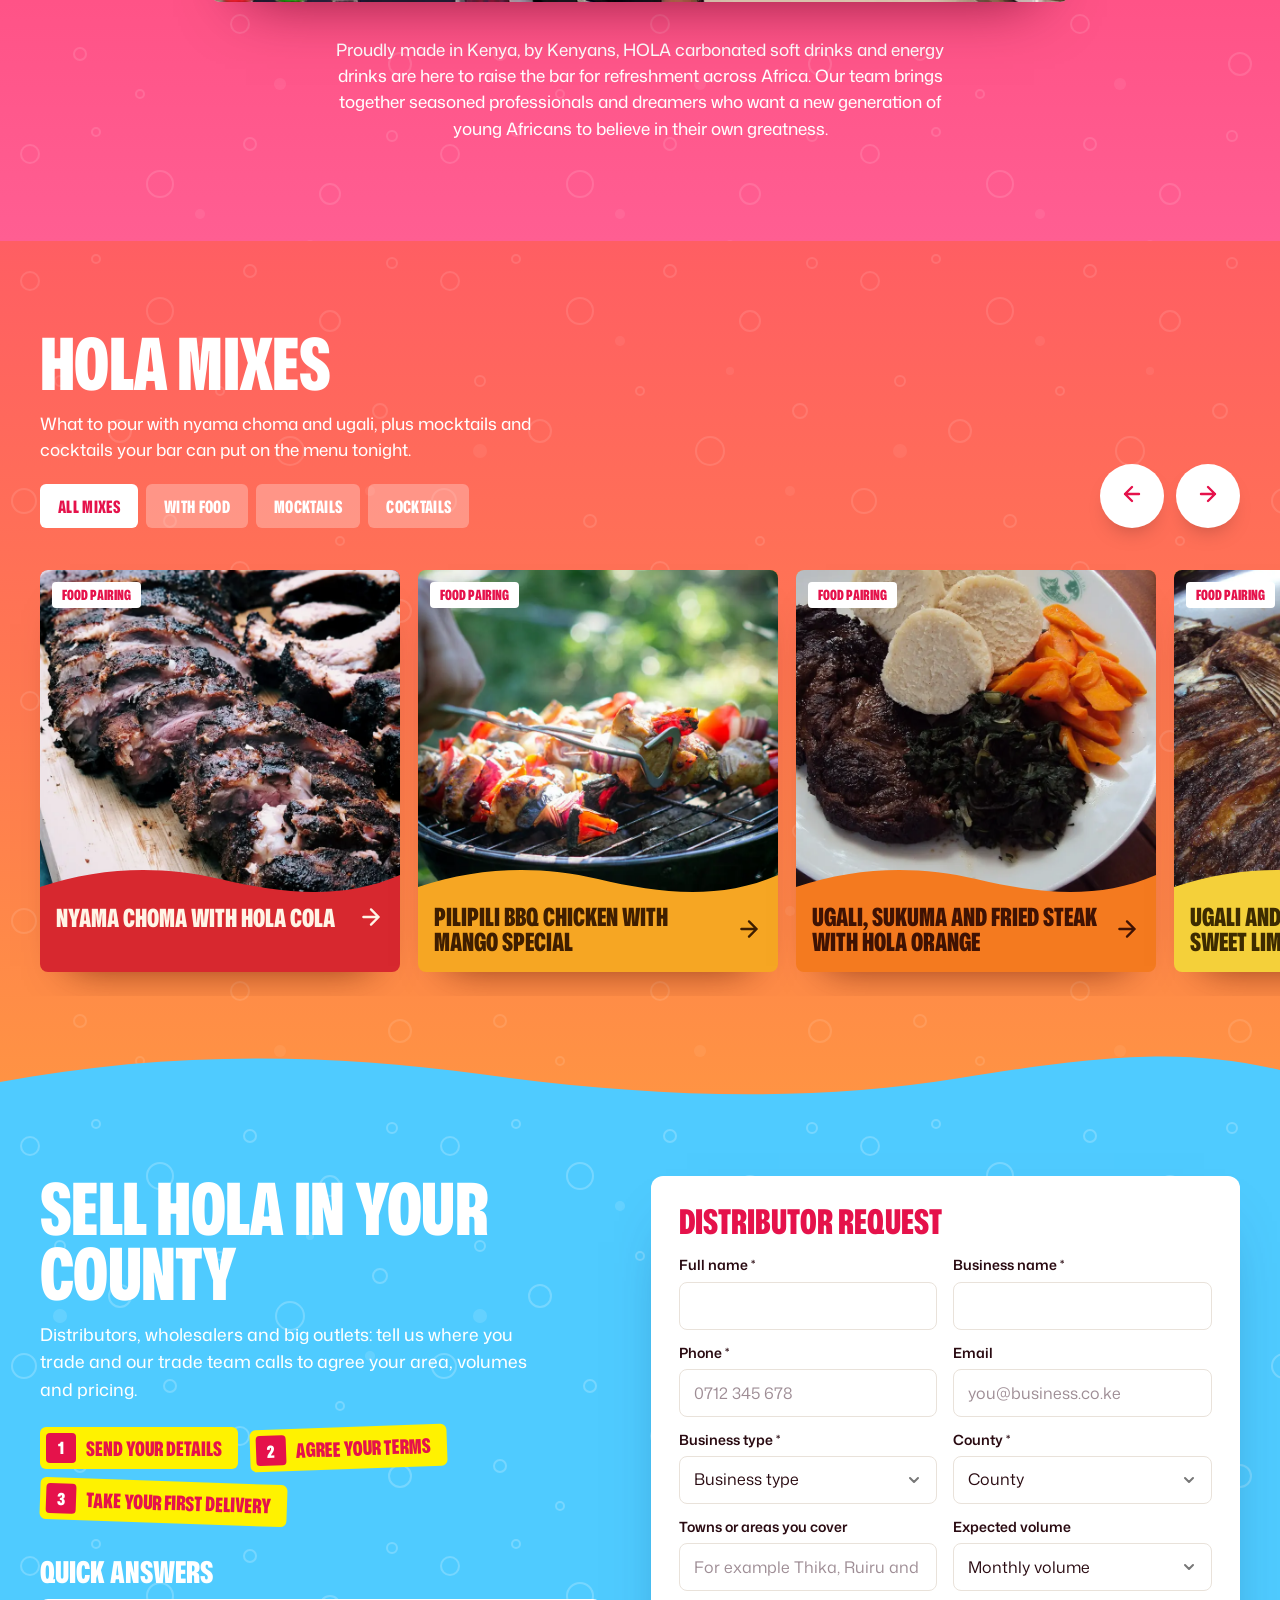
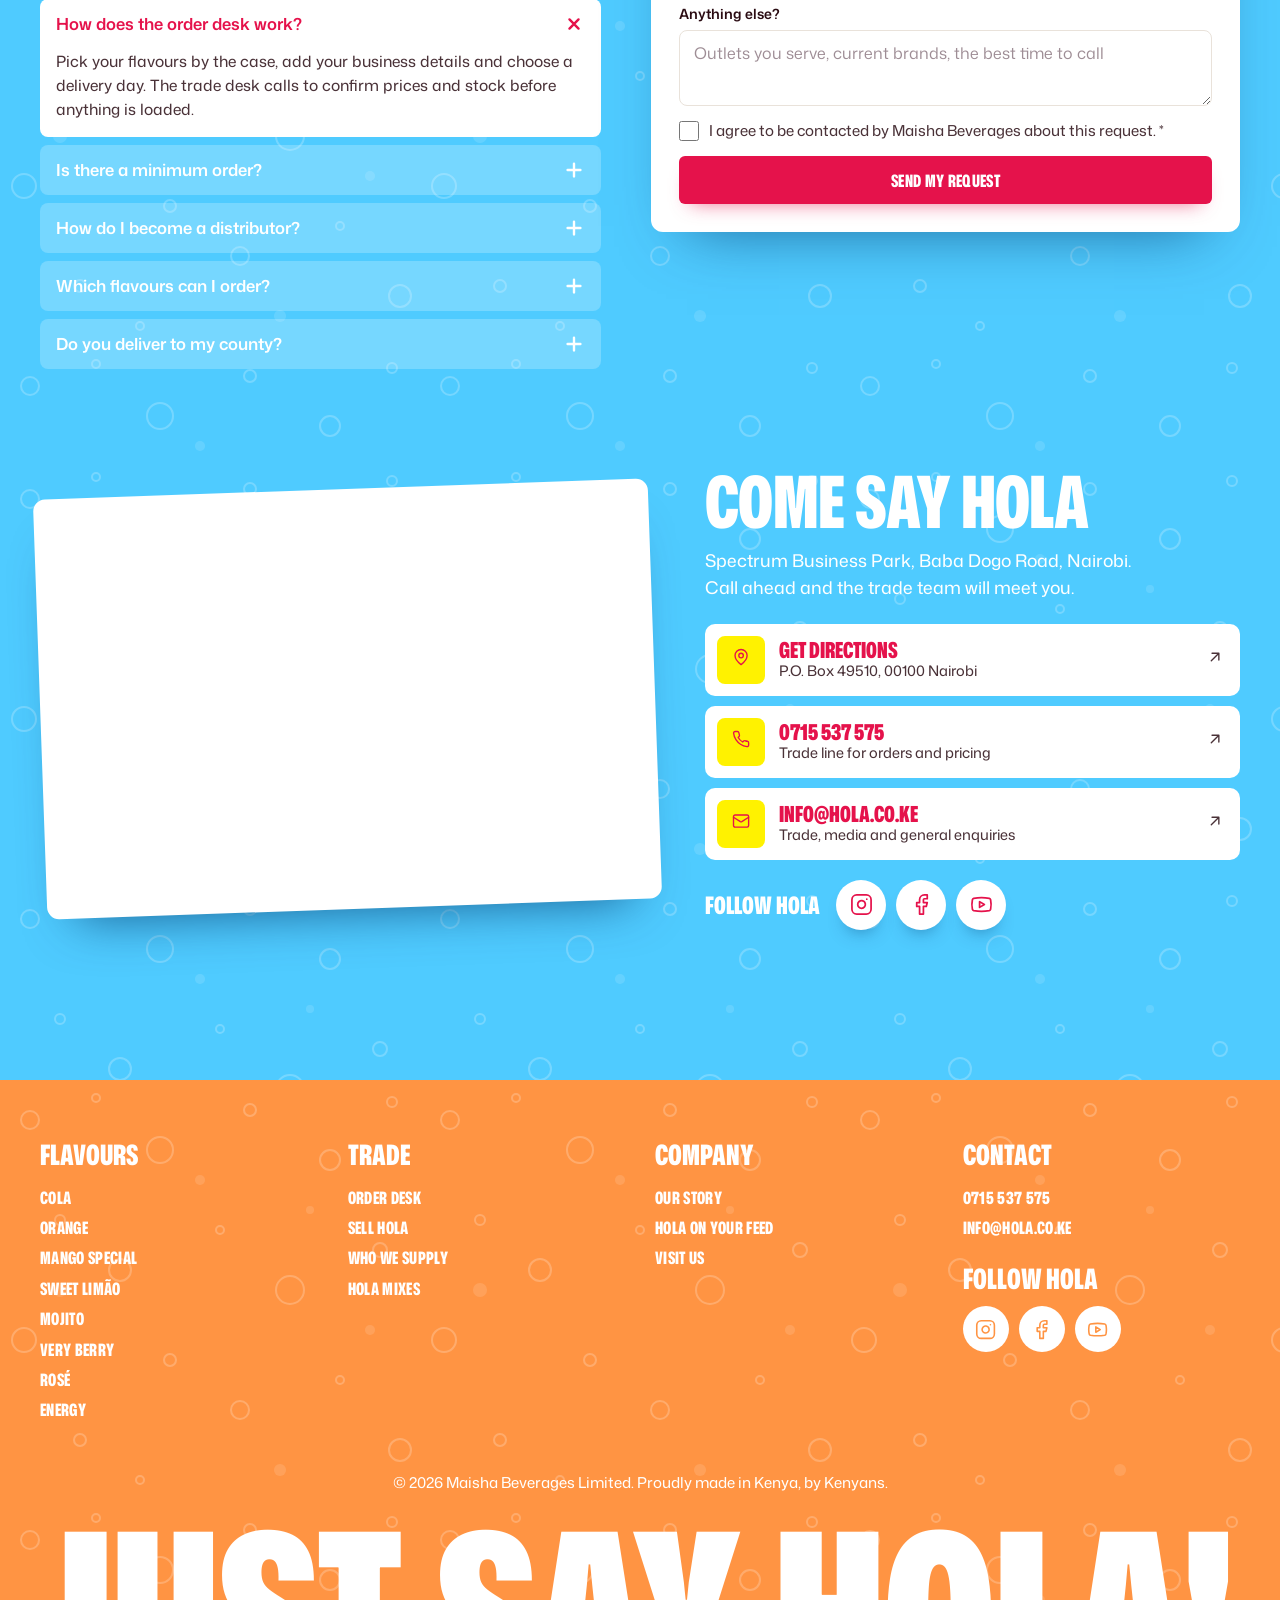
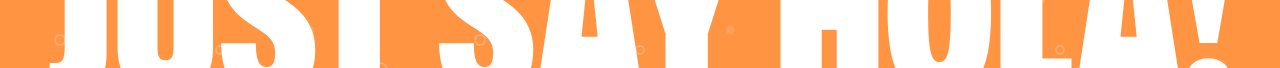
<file: site-b-fun/index.html>
<!doctype html>
<html lang="en">
<head>
<meta charset="utf-8">
<meta name="viewport" content="width=device-width, initial-scale=1">
<title>Just say HOLA! | Kenyan soft drinks by Maisha Beverages</title>
<meta name="description" content="HOLA carbonated soft drinks and energy drinks, made in Kenya by Maisha Beverages. Order by the case, mix HOLA into cocktails and mocktails, and sell HOLA in your county.">
<meta name="theme-color" content="#4FCBFF">
<link rel="icon" href="../shared/img/favicon.png">
<link rel="apple-touch-icon" href="../shared/img/apple-touch-icon.png">
<link rel="preload" href="../shared/fonts/mona-sans.woff2" as="font" type="font/woff2" crossorigin>
<link rel="stylesheet" href="../shared/css/shared.css?v=3">
<link rel="stylesheet" href="css/site.css?v=3">
</head>
<body>
<a class="skip" href="#main">Skip to content</a>

<header class="header" id="top">
  <div class="header__pill">
    <nav class="nav" aria-label="Main">
      <a href="#flavours">Flavours</a>
      <a href="#order">Order</a>
      <a href="#mixes">Mixes</a>
      <a href="#sell">Sell HOLA</a>
    </nav>
    <a class="brand" href="#top" aria-label="HOLA, back to top"><img src="../shared/img/logo/hola-logo-sm.webp" alt="" width="300" height="267"></a>
    <div class="header__end">
      <div class="header__social" data-socials="icons"></div>
      <a class="header__call" href="tel:+254715537575" aria-label="Call the trade line, 0715 537 575"><i data-icon="phone"></i><span>0715 537 575</span></a>
      <a class="cart" href="#order" data-order-host aria-label="Your order is empty"><i data-icon="basket"></i><span class="cart__n" data-order-count hidden>0</span></a>
    </div>
  </div>
</header>

<main id="main">

  <!-- 1. Sky blue hero with the arched line, like "GO SAYIAN" -->
  <section class="sky" id="hero" aria-labelledby="hero-title">
    <div class="hero">
      <h1 class="visually-hidden" id="hero-title">Just say HOLA! Kenyan soft drinks by the case</h1>
      <svg class="arch" viewBox="0 0 1200 330" aria-hidden="true">
        <defs><path id="arch-path" d="M 40 318 Q 600 -6 1160 318"/></defs>
        <text class="arch__shadow"><textPath href="#arch-path" startOffset="50%" text-anchor="middle">Just say HOLA!</textPath></text>
        <text class="arch__text"><textPath href="#arch-path" startOffset="50%" text-anchor="middle">Just say HOLA!</textPath></text>
      </svg>
      <p class="hero__lead">Seven soft drinks and three energy drinks with explosive flavour. Made in Kenya, by Kenyans, and ready for your shelves by the case.</p>
      <div class="hero__ctas">
        <a class="btn btn--sun" href="#order">Order by the case</a>
        <a class="btn btn--white" href="#flavours">See the flavours</a>
      </div>
      <div class="hero__bottles" aria-hidden="true">
        <img class="hb hb--1" src="../shared/img/bottles/orange.webp" alt="" width="251" height="921">
        <img class="hb hb--2" src="../shared/img/bottles/berry.webp" alt="" width="251" height="921">
        <img class="hb hb--3" src="../shared/img/bottles/cola.webp" alt="" width="251" height="921">
        <img class="hb hb--4" src="../shared/img/bottles/mojito.webp" alt="" width="251" height="921">
        <img class="hb hb--5" src="../shared/img/bottles/limao.webp" alt="" width="251" height="921">
      </div>
      <img class="fruit fruit--orange" src="../shared/img/cut/orange-pair.webp" alt="" width="588" height="640" aria-hidden="true">
      <img class="fruit fruit--mango" src="../shared/img/cut/mango-cubes.webp" alt="" width="436" height="640" aria-hidden="true">
      <img class="fruit fruit--lime" src="../shared/img/cut/lime-slice.webp" alt="" width="621" height="640" aria-hidden="true">
      <img class="fruit fruit--berry" src="../shared/img/cut/strawberry.webp" alt="" width="628" height="510" aria-hidden="true">
    </div>

    <!-- 2. Fizzing with flavour -->
    <div class="fizz" aria-labelledby="fizz-title">
      <div class="fizz__fall" aria-hidden="true">
        <img class="fall fall--1" src="../shared/img/bottles/rose.webp" alt="" width="251" height="921" loading="lazy">
        <img class="fall fall--2" src="../shared/img/bottles/energy.webp" alt="" width="251" height="921" loading="lazy">
        <img class="fall fall--3" src="../shared/img/bottles/mango.webp" alt="" width="251" height="921" loading="lazy">
        <img class="fruit fruit--wedge" src="../shared/img/cut/orange-wedge.webp" alt="" width="590" height="296" loading="lazy">
        <img class="fruit fruit--halves" src="../shared/img/cut/lime-halves.webp" alt="" width="640" height="335" loading="lazy">
      </div>
      <div class="fizz__copy">
        <h2 class="display" id="fizz-title">The home of <span class="hl">explosive</span> flavours.</h2>
        <p>Shoppers have had the same few flavours for sixty years. HOLA brings the ones they have not tried yet, at a price that saves their shilling.</p>
      </div>
    </div>

    <!-- 3. Made in Kenya, like "All natural, always" -->
    <div class="kenya" aria-labelledby="kenya-title">
      <div class="porthole" aria-hidden="true">
        <span class="porthole__hole"></span>
        <img class="porthole__bottle" src="../shared/img/bottles/mango.webp" alt="" width="251" height="921" loading="lazy">
        <span class="porthole__pop"><i></i><i></i><i></i></span>
      </div>
      <div class="kenya__copy">
        <h2 class="display" id="kenya-title">Made in Kenya, <span class="hl">by Kenyans.</span></h2>
        <p class="kenya__lead">HOLA means hello: hi, hello, jambo. Every bottle is made in Nairobi by Maisha Beverages.</p>
        <ul class="perks">
          <li><span class="tag tag--a">10 flavours</span><p>Seven soft drinks and three energy drinks from one supplier.</p></li>
          <li><span class="tag tag--b">Save your shilling</span><p>A price point that keeps stock turning in shops and kiosks.</p></li>
          <li><span class="tag tag--c">Labels that sell</span><p>Bold, patterned bottles that stand out in any fridge door.</p></li>
          <li><span class="tag tag--d">Close to you</span><p>Made in Nairobi, so restocks are quick and steady.</p></li>
        </ul>
      </div>
    </div>
  </section>

  <!-- 4. Explore flavours on pink to red -->
  <section class="explore wave" id="flavours" aria-labelledby="flavours-title">
    <div class="wrap">
      <div class="center-head">
        <h2 class="display" id="flavours-title">Explore the flavours</h2>
        <p>Pick a bottle for tasting notes and recipes, or put a few cases straight into your order.</p>
        <a class="btn btn--white" href="#order">Order by the case</a>
      </div>
      <div class="fgrid" id="flavour-grid"></div>
    </div>
  </section>

  <!-- 5. Who we supply, in the "What are people saying" layout -->
  <section class="supply" id="supply" aria-labelledby="supply-title">
    <div class="wrap">
      <div class="center-head">
        <h2 class="display" id="supply-title">Who we supply</h2>
        <p>From distributors covering whole counties to the kiosk on the corner. Pick yours to see how we work together.</p>
      </div>
      <div class="sgrid" id="supply-grid"></div>
    </div>
  </section>

  <!-- 6. Order by the case, like "Subscribe & save" -->
  <section class="sun wave" id="order" aria-labelledby="order-title">
    <img class="fruit fruit--lemon" src="../shared/img/cut/lemon-half.webp" alt="" width="508" height="477" loading="lazy" aria-hidden="true">
    <img class="fruit fruit--lime2" src="../shared/img/cut/lime-slice.webp" alt="" width="621" height="640" loading="lazy" aria-hidden="true">
    <div class="wrap">
      <div class="center-head center-head--hot">
        <h2 class="display" id="order-title">Order HOLA by the case</h2>
        <p>Fill a crate with any mix of flavours, tell us where to deliver and pick a day. The trade desk calls to confirm prices and stock.</p>
        <ul class="benefits">
          <li><span class="benefits__icon"><i data-icon="boxes"></i></span>Mix any flavours</li>
          <li><span class="benefits__icon"><i data-icon="calendar"></i></span>Pick your day</li>
          <li><span class="benefits__icon"><i data-icon="phone"></i></span>Prices by phone</li>
        </ul>
      </div>
      <div id="order-desk"></div>
    </div>
  </section>

  <!-- 7. Feed, like "Sayian ambassadors" -->
  <section class="feed" id="feed" aria-labelledby="feed-title">
    <svg class="curve" viewBox="0 0 1440 220" aria-hidden="true">
      <defs><path id="curve-path" d="M -40 170 C 360 40, 1080 40, 1480 170"/></defs>
      <text><textPath href="#curve-path" class="curve__text">JUST SAY HOLA &#183; ORDER BY THE CASE &#183; JUST SAY HOLA &#183; ORDER BY THE CASE &#183; JUST SAY HOLA &#183; ORDER BY THE CASE &#183; JUST SAY HOLA &#183; ORDER BY THE CASE &#183;</textPath></text>
    </svg>
    <div class="wrap">
      <div class="center-head center-head--hot">
        <h2 class="display" id="feed-title">HOLA on your feed</h2>
        <p>Fresh from the HOLA Facebook and Instagram pages. Tap a photo to see it bigger, and follow along for new flavours.</p>
        <div class="feed__social" data-socials="labels"></div>
      </div>
      <div class="polaroids" id="polaroids"></div>
    </div>
  </section>

  <!-- 8. Story, like "It starts from the inside" + founder -->
  <section class="story wave" id="story" aria-labelledby="story-title">
    <div class="wrap">
      <div class="story__top">
        <div class="oval">
          <img src="../shared/img/life/pour.webp" alt="HOLA Rosé being poured into a glass outdoors" width="1320" height="1400" loading="lazy">
        </div>
        <div class="story__copy">
          <h2 class="display" id="story-title">HOLA means hello.</h2>
          <p><strong>hola</strong>, noun. Hi, hello, jambo. A word used as a greeting, and a drink that says it for you.</p>
          <ul class="icons3">
            <li><i data-icon="spark"></i><strong>New flavours</strong><span>Mojito, Rosé, Sweet Limão and more next to the usual cola.</span></li>
            <li><i data-icon="eye"></i><strong>Labels that sell</strong><span>Designed to be spotted from across the shop.</span></li>
            <li><i data-icon="coins"></i><strong>Fair prices</strong><span>Save your shilling, prosper.</span></li>
          </ul>
        </div>
      </div>
      <blockquote class="quote">
        <p>&ldquo;Refreshing Kenyans with world class beverages at an affordable price.&rdquo;</p>
        <footer>Maisha Beverages on YouTube</footer>
      </blockquote>
      <div class="founder">
        <p class="founder__kicker">The visionary behind HOLA</p>
        <h2 class="display">Meet Mr Brij Raja</h2>
        <p class="founder__role">Managing Director of Maisha Beverages Ltd</p>
        <div class="founder__frame">
          <div class="mb-yt founder__video" data-yt="F2DqzdPeuTY" data-title="Mr Brij Raja, Managing Director of Maisha Beverages: refreshing Kenyans with world class beverages at an affordable price">
            <button type="button" aria-label="Play video: Mr Brij Raja, Managing Director of Maisha Beverages, on refreshing Kenyans with world class beverages at an affordable price">
              <img src="../shared/img/video-poster.webp" alt="" width="1280" height="720" loading="lazy">
              <span class="mb-yt__play"><i data-icon="play"></i></span>
            </button>
          </div>
          <span class="founder__note" aria-hidden="true">Jambo!<svg viewBox="0 0 120 70"><path d="M6 60 C 30 10, 80 6, 108 24" fill="none" stroke="currentColor" stroke-width="5" stroke-linecap="round"/><path d="M92 10 L 110 24 L 90 36" fill="none" stroke="currentColor" stroke-width="5" stroke-linecap="round" stroke-linejoin="round"/></svg></span>
          <img class="fruit fruit--berry2" src="../shared/img/cut/strawberry.webp" alt="" width="628" height="510" loading="lazy" aria-hidden="true">
        </div>
        <p class="founder__text">Proudly made in Kenya, by Kenyans, HOLA carbonated soft drinks and energy drinks are here to raise the bar for refreshment across Africa. Our team brings together seasoned professionals and dreamers who want a new generation of young Africans to believe in their own greatness.</p>
      </div>
    </div>
  </section>

  <!-- 9. HOLA mixes, like "Sayian mixes" -->
  <section class="mixes" id="mixes" aria-labelledby="mixes-title">
    <div class="wrap">
      <div class="mixes__head">
        <div>
          <h2 class="display" id="mixes-title">HOLA mixes</h2>
          <p>What to pour with nyama choma and ugali, plus mocktails and cocktails your bar can put on the menu tonight.</p>
          <div class="mtabs" role="tablist" aria-label="Recipe types"></div>
        </div>
        <div class="mixes__nav">
          <button class="rbtn" type="button" data-mix="-1" aria-label="Previous recipes"><i data-icon="left"></i></button>
          <button class="rbtn" type="button" data-mix="1" aria-label="Next recipes"><i data-icon="right"></i></button>
        </div>
      </div>
    </div>
    <div class="mtrack" id="mix-track" role="tabpanel" tabindex="-1"></div>
  </section>

  <!-- 10. Sell HOLA: distributor form + quick answers -->
  <section class="sell wave" id="sell" aria-labelledby="sell-title">
    <div class="wrap sell__grid">
      <div class="sell__copy">
        <h2 class="display" id="sell-title">Sell HOLA in your county</h2>
        <p>Distributors, wholesalers and big outlets: tell us where you trade and our trade team calls to agree your area, volumes and pricing.</p>
        <ol class="steps">
          <li><span>1</span>Send your details</li>
          <li><span>2</span>Agree your terms</li>
          <li><span>3</span>Take your first delivery</li>
        </ol>
        <h3 class="faq__title">Quick answers</h3>
        <div class="faq" id="faq-list"></div>
      </div>
      <div class="form-card">
        <form id="dist-form" class="form" data-distributor novalidate aria-labelledby="form-title">
          <h3 class="form__title" id="form-title">Distributor request</h3>
          <div class="form-grid">
            <div class="field"><label for="f-name">Full name *</label><input id="f-name" name="name" autocomplete="name"></div>
            <div class="field"><label for="f-business">Business name *</label><input id="f-business" name="business" autocomplete="organization"></div>
            <div class="field"><label for="f-phone">Phone *</label><input id="f-phone" name="phone" type="tel" autocomplete="tel" placeholder="0712 345 678"></div>
            <div class="field"><label for="f-email">Email</label><input id="f-email" name="email" type="email" autocomplete="email" placeholder="you@business.co.ke"></div>
            <div class="field"><label for="f-type">Business type *</label><select id="f-type" name="type" data-fill="types"></select></div>
            <div class="field"><label for="f-county">County *</label><select id="f-county" name="county" data-fill="counties"></select></div>
            <div class="field"><label for="f-area">Towns or areas you cover</label><input id="f-area" name="area" placeholder="For example Thika, Ruiru and Juja"></div>
            <div class="field"><label for="f-volume">Expected volume</label><select id="f-volume" name="volume" data-fill="volumes"></select></div>
            <div class="field field--full"><label for="f-message">Anything else?</label><textarea id="f-message" name="message" rows="2" placeholder="Outlets you serve, current brands, the best time to call"></textarea></div>
            <div class="field field--full"><label class="check"><input type="checkbox" name="consent"><span>I agree to be contacted by Maisha Beverages about this request. *</span></label></div>
          </div>
          <p class="form__status" role="alert"></p>
          <button type="submit" class="btn btn--hot btn--block">Send my request</button>
        </form>
      </div>
    </div>
  </section>

  <!-- 11. Contact + map -->
  <section class="visit" id="contact" aria-labelledby="contact-title">
    <div class="wrap visit__grid">
      <div class="mapframe">
        <iframe src="https://www.google.com/maps/embed?pb=!1m18!1m12!1m3!1d3988.874916447874!2d36.8875478!3d-1.2460012000000003!2m3!1f0!2f0!3f0!3m2!1i1024!2i768!4f13.1!3m3!1m2!1s0x182f15baffe6ede1%3A0xd61bb411f2a1bb7d!2sMaisha%20Beverages%20Limited!5e0!3m2!1sen!2ske!4v1793005391041!5m2!1sen!2ske" title="Map showing Maisha Beverages Limited on Baba Dogo Road, Nairobi" loading="lazy" allowfullscreen referrerpolicy="strict-origin-when-cross-origin"></iframe>
      </div>
      <div class="visit__copy">
        <h2 class="display" id="contact-title">Come say hola</h2>
        <p>Spectrum Business Park, Baba Dogo Road, Nairobi. Call ahead and the trade team will meet you.</p>
        <div class="vcards">
          <a class="vcard" href="https://www.google.com/maps/dir/?api=1&amp;destination=-1.2460012%2C36.8875478" target="_blank" rel="noopener"><span class="vcard__icon"><i data-icon="pin"></i></span><span><strong>Get directions</strong>P.O. Box 49510, 00100 Nairobi</span><i data-icon="up"></i></a>
          <a class="vcard" href="tel:+254715537575"><span class="vcard__icon"><i data-icon="phone"></i></span><span><strong>0715 537 575</strong>Trade line for orders and pricing</span><i data-icon="up"></i></a>
          <a class="vcard" href="mailto:info@hola.co.ke?subject=Trade%20enquiry"><span class="vcard__icon"><i data-icon="mail"></i></span><span><strong>info@hola.co.ke</strong>Trade, media and general enquiries</span><i data-icon="up"></i></a>
        </div>
        <div class="visit__social">
          <p>Follow HOLA</p>
          <div data-socials="icons"></div>
        </div>
      </div>
    </div>
  </section>
</main>

<footer class="footer wave">
  <div class="wrap">
    <div class="footer__cols">
      <nav aria-label="Flavours"><h3>Flavours</h3><div id="footer-flavours"></div></nav>
      <nav aria-label="Trade"><h3>Trade</h3><a href="#order">Order desk</a><a href="#sell">Sell HOLA</a><a href="#supply">Who we supply</a><a href="#mixes">HOLA mixes</a></nav>
      <nav aria-label="Company"><h3>Company</h3><a href="#story">Our story</a><a href="#feed">HOLA on your feed</a><a href="#contact">Visit us</a></nav>
      <div><h3>Contact</h3><a href="tel:+254715537575">0715 537 575</a><a href="mailto:info@hola.co.ke">info@hola.co.ke</a><h3 class="footer__follow">Follow HOLA</h3><div class="footer__social" data-socials="icons"></div></div>
    </div>
    <p class="footer__base">&copy; 2026 Maisha Beverages Limited. Proudly made in Kenya, by Kenyans.</p>
  </div>
  <p class="footer__giant" aria-hidden="true">Just say HOLA!</p>
</footer>

<script src="../shared/js/vendor/lenis.min.js?v=3"></script>
<script src="../shared/js/data.js?v=3"></script>
<script src="../shared/js/ui.js?v=3"></script>
<script src="../shared/js/form.js?v=3"></script>
<script src="../shared/js/order.js?v=3"></script>
<script src="../shared/js/modals.js?v=3"></script>
<script src="../shared/js/chatbot.js?v=3"></script>
<script src="js/site.js?v=3"></script>
</body>
</html>
</file>
<file: shared/css/shared.css>
/* Shared components. Each site sets the tokens (--font, --ink, --accent ...) on :root. */

.visually-hidden {
  position: absolute !important; width: 1px; height: 1px; padding: 0; margin: -1px;
  overflow: hidden; clip: rect(0 0 0 0); white-space: nowrap; border: 0;
}
.icon { width: 1.15em; height: 1.15em; flex: none; }
html.mb-modal-open { overflow: hidden; }

/* ---------- Lenis smooth scroll ---------- */
html.lenis, html.lenis body { height: auto; }
.lenis.lenis-smooth { scroll-behavior: auto !important; }
.lenis.lenis-stopped { overflow: hidden; }
.lenis [data-lenis-prevent] { overscroll-behavior: contain; }
.lenis.lenis-scrolling iframe { pointer-events: none; }

/* ---------- Social links (filled from MB.socials; each concept sets the colours) ---------- */
[data-socials] { display: flex; flex-wrap: wrap; align-items: center; gap: var(--social-gap, 8px); }
.social { display: inline-flex; align-items: center; gap: 10px; color: inherit; text-decoration: none; }
.social__icon {
  width: var(--social-size, 40px); height: var(--social-size, 40px); flex: none; display: grid; place-items: center; border-radius: 50%;
  background: var(--social-bg, transparent); color: var(--social-fg, currentColor); box-shadow: var(--social-ring, inset 0 0 0 1.5px currentColor);
  transition: transform .25s cubic-bezier(.2, .8, .2, 1), background .25s, color .25s, box-shadow .25s;
}
.social__icon .icon { width: 46%; height: 46%; }
.social:hover .social__icon, .social:focus-visible .social__icon { transform: translateY(-2px) scale(1.06); background: var(--social-bg-hover, var(--accent)); color: var(--social-fg-hover, #fff); box-shadow: none; }
.social:focus-visible { outline: 3px solid var(--focus); outline-offset: 3px; border-radius: 999px; }
.social__text { display: grid; gap: 1px; line-height: 1.2; }
.social__text strong { font-size: 15px; }
.social__text span { font-size: 13px; opacity: .8; }

/* ---------- Dialog ---------- */
dialog.mb-dialog {
  position: fixed; inset: 0; width: 100%; height: 100%; max-width: none; max-height: none;
  margin: 0; padding: 24px; border: 0; background: transparent; color: var(--text);
  overflow: auto; overscroll-behavior: contain;
}
dialog.mb-dialog[open] { display: grid; place-items: center; }
dialog.mb-dialog::backdrop { background: rgba(40, 18, 16, .34); backdrop-filter: blur(6px); }
.mb-dialog__panel {
  position: relative; width: min(980px, 100%); background: var(--paper); border-radius: var(--radius-lg);
  box-shadow: 0 2px 0 rgba(255, 255, 255, .9) inset, 0 30px 80px -20px rgba(40, 18, 16, .45), 0 8px 24px -8px rgba(40, 18, 16, .2);
  animation: mb-pop .32s cubic-bezier(.2, .8, .2, 1) both;
}
dialog.mb-dialog.is-closing .mb-dialog__panel { animation: mb-out .2s ease both; }
dialog.mb-dialog.is-closing::backdrop { opacity: 0; transition: opacity .2s; }
.mb-dialog__close {
  position: absolute; top: 14px; right: 14px; z-index: 3; width: 42px; height: 42px; border-radius: 50%;
  display: grid; place-items: center; border: 1px solid var(--line); background: var(--paper); color: var(--ink);
  cursor: pointer; box-shadow: 0 6px 14px -6px rgba(40, 18, 16, .35); transition: transform .2s, background .2s;
}
.mb-dialog__close:hover { transform: rotate(90deg); }
.mb-dialog__close .icon { width: 20px; height: 20px; }
@keyframes mb-pop { from { opacity: 0; transform: translateY(18px) scale(.97); } to { opacity: 1; transform: none; } }
@keyframes mb-out { to { opacity: 0; transform: translateY(10px) scale(.98); } }

/* ---------- Toast ---------- */
.mb-toast {
  position: fixed; left: 50%; bottom: 28px; z-index: 120; display: flex; align-items: center; gap: 10px;
  padding: 12px 18px 12px 14px; border-radius: 999px; background: var(--ink); color: #fff; font: 500 15px/1.2 var(--font);
  box-shadow: 0 16px 40px -12px rgba(40, 18, 16, .5); transform: translate(-50%, 140%); opacity: 0;
  transition: transform .35s cubic-bezier(.2, .8, .2, 1), opacity .35s; pointer-events: none;
}
.mb-toast.is-on { transform: translate(-50%, 0); opacity: 1; }
.mb-toast .icon { width: 20px; height: 20px; padding: 3px; border-radius: 50%; background: var(--focus); color: #fff; stroke-width: 3; }

/* ---------- Lite YouTube ---------- */
.mb-yt { position: relative; aspect-ratio: 16 / 9; overflow: hidden; background: #ddd; }
.mb-yt > button { all: unset; position: absolute; inset: 0; cursor: pointer; display: block; }
.mb-yt img { width: 100%; height: 100%; object-fit: cover; display: block; transition: transform .6s cubic-bezier(.2, .8, .2, 1); }
.mb-yt > button:hover img { transform: scale(1.03); }
.mb-yt iframe { position: absolute; inset: 0; width: 100%; height: 100%; border: 0; }
.mb-yt__play {
  position: absolute; left: 50%; top: 50%; width: 84px; height: 84px; margin: -42px 0 0 -42px; border-radius: 50%;
  display: grid; place-items: center; background: var(--accent); color: #fff;
  box-shadow: 0 0 0 10px rgba(255, 255, 255, .35), 0 18px 34px -10px rgba(40, 18, 16, .6); transition: transform .25s;
}
.mb-yt__play .icon { width: 34px; height: 34px; margin-left: 4px; }
.mb-yt > button:hover .mb-yt__play, .mb-yt > button:focus-visible .mb-yt__play { transform: scale(1.08); }
.mb-yt > button:focus-visible { outline: 3px solid var(--focus); outline-offset: -3px; }

/* ---------- Form pieces ---------- */
.chip { position: relative; display: inline-flex; align-items: center; gap: 8px; cursor: pointer; user-select: none; }
.chip input { position: absolute; opacity: 0; pointer-events: none; }
.chip__dot { width: 12px; height: 12px; border-radius: 50%; background: var(--c); box-shadow: 0 0 0 3px color-mix(in srgb, var(--c) 22%, transparent); }
.chip__tick { display: none; width: 15px; height: 15px; stroke-width: 3; }
.chip:has(input:checked) .chip__tick { display: block; }
.chip:has(input:focus-visible) { outline: 3px solid var(--focus); outline-offset: 2px; }
.field__error { margin: 6px 0 0; font-size: 13.5px; font-weight: 600; color: #B42318; }
.field.has-error input, .field.has-error select, .field.has-error textarea { border-color: #D92D20 !important; box-shadow: 0 0 0 3px rgba(217, 45, 32, .12) !important; }
.form__status { margin: 0; font-size: 14px; font-weight: 600; color: #B42318; }
.form__status:empty { display: none; }
button.is-busy { position: relative; color: transparent !important; pointer-events: none; }
button.is-busy::after {
  content: ""; position: absolute; left: 50%; top: 50%; width: 20px; height: 20px; margin: -10px 0 0 -10px;
  border-radius: 50%; border: 2.5px solid rgba(255, 255, 255, .45); border-top-color: #fff; animation: mb-spin .7s linear infinite;
}
@keyframes mb-spin { to { transform: rotate(360deg); } }
.form-success { outline: none; animation: mb-pop .4s cubic-bezier(.2, .8, .2, 1) both; }
.form-success__badge {
  width: 64px; height: 64px; border-radius: 50%; display: grid; place-items: center; color: #fff;
  background: linear-gradient(160deg, #3BB273, #1E8E55); box-shadow: 0 14px 28px -10px rgba(30, 142, 85, .6), inset 0 2px 0 rgba(255, 255, 255, .35);
}
.form-success__badge .icon { width: 30px; height: 30px; stroke-width: 3; }
.form-success__summary { display: grid; gap: 0; margin: 22px 0 26px; border: 1px solid var(--line); border-radius: var(--radius-md); overflow: hidden; }
.form-success__summary div { display: grid; grid-template-columns: 160px 1fr; gap: 12px; padding: 12px 16px; border-top: 1px solid var(--line); }
.form-success__summary div:first-child { border-top: 0; }
.form-success__summary dt { color: var(--muted); font-size: 14px; }
.form-success__summary dd { margin: 0; color: var(--ink); font-weight: 600; font-size: 15px; }
.form-success__actions { display: flex; flex-wrap: wrap; gap: 12px; }

/* ---------- Chat ---------- */
.mb-chat { position: fixed; right: 24px; bottom: 24px; z-index: 90; font-family: var(--font); }
.mb-chat__launcher {
  display: flex; align-items: center; gap: 0; height: 60px; padding: 0 8px; border: 0; border-radius: 999px; cursor: pointer;
  background: var(--accent); color: #fff; font: 600 16px/1 var(--font);
  box-shadow: inset 0 2px 0 rgba(255, 255, 255, .22), inset 0 -3px 0 rgba(0, 0, 0, .18), 0 18px 32px -12px color-mix(in srgb, var(--accent) 75%, transparent), 0 4px 10px rgba(40, 18, 16, .18);
  transition: transform .25s cubic-bezier(.2, .8, .2, 1), box-shadow .25s;
}
.mb-chat__launcher:hover { transform: translateY(-3px); }
.mb-chat__launcher:focus-visible { outline: 3px solid var(--focus); outline-offset: 3px; }
.mb-chat__launcher-icon { position: relative; width: 44px; height: 44px; border-radius: 50%; display: grid; place-items: center; background: rgba(255, 255, 255, .16); }
.mb-chat__launcher-icon::after { content: ""; position: absolute; top: 7px; right: 7px; width: 10px; height: 10px; border-radius: 50%; background: var(--yellow); box-shadow: 0 0 0 2px var(--accent); }
.mb-chat__launcher .icon { width: 22px; height: 22px; }
/* Icon-only until hovered or focused, so it never covers page controls */
.mb-chat__launcher-label { max-width: 0; overflow: hidden; opacity: 0; white-space: nowrap; transition: max-width .45s cubic-bezier(.2, .8, .2, 1), opacity .3s, margin .45s cubic-bezier(.2, .8, .2, 1); }
.mb-chat__launcher:hover .mb-chat__launcher-label, .mb-chat__launcher:focus-visible .mb-chat__launcher-label { max-width: 200px; opacity: 1; margin: 0 14px 0 10px; }
.mb-chat.is-open .mb-chat__launcher-icon::after { display: none; }

.mb-chat__teaser {
  position: absolute; right: 0; bottom: 74px; width: 270px; display: flex; align-items: flex-start; gap: 4px;
  padding: 6px 6px 6px 16px; border-radius: 18px 18px 6px 18px; background: var(--paper); color: var(--ink);
  box-shadow: 0 1px 0 #fff inset, 0 18px 40px -14px rgba(40, 18, 16, .35), 0 2px 6px rgba(40, 18, 16, .08); border: 1px solid var(--line);
  animation: mb-pop .4s cubic-bezier(.2, .8, .2, 1) both;
}
.mb-chat__teaser[hidden] { display: none; }
.mb-chat__teaser-text { all: unset; cursor: pointer; padding: 8px 0; font: 500 14.5px/1.4 var(--font); }
.mb-chat__teaser-x { flex: none; width: 30px; height: 30px; border: 0; border-radius: 50%; background: transparent; color: var(--muted); cursor: pointer; display: grid; place-items: center; }
.mb-chat__teaser-x:hover { background: var(--cloud, #f3f1f0); }

.mb-chat__panel {
  position: absolute; right: 0; bottom: 76px; width: 384px; height: min(580px, calc(100vh - 120px));
  display: flex; flex-direction: column; overflow: hidden; background: var(--paper); border-radius: var(--radius-lg);
  border: 1px solid var(--line);
  box-shadow: 0 2px 0 #fff inset, 0 40px 80px -24px rgba(40, 18, 16, .45), 0 10px 24px -10px rgba(40, 18, 16, .2);
  transform-origin: bottom right; animation: mb-pop .3s cubic-bezier(.2, .8, .2, 1) both;
}
.mb-chat__panel[hidden] { display: none; }
.mb-chat__head { display: flex; align-items: center; gap: 12px; padding: 14px 14px 14px 16px; border-bottom: 1px solid var(--line); background: var(--chat-head, var(--paper)); }
.mb-chat__avatar { width: 46px; height: 46px; flex: none; border-radius: 50%; display: grid; place-items: center; background: #fff; box-shadow: 0 6px 14px -6px rgba(40, 18, 16, .35), inset 0 0 0 1px var(--line); }
.mb-chat__avatar img { width: 36px; height: auto; }
.mb-chat__who { display: grid; gap: 3px; flex: 1; min-width: 0; }
.mb-chat__who strong { font-size: 16px; color: var(--ink); }
.mb-chat__who span { display: flex; align-items: center; gap: 6px; font-size: 13px; color: var(--muted); }
.mb-chat__live { width: 8px; height: 8px; border-radius: 50%; background: #2FB463; box-shadow: 0 0 0 3px rgba(47, 180, 99, .18); }
.mb-chat__close { width: 38px; height: 38px; border: 0; border-radius: 50%; background: transparent; color: var(--ink); cursor: pointer; display: grid; place-items: center; }
.mb-chat__close:hover { background: var(--cloud, #f3f1f0); }
.mb-chat__log { flex: 1; overflow-y: auto; padding: 18px 16px 8px; display: flex; flex-direction: column; gap: 10px; background: var(--chat-bg, #FBFAF9); }
.mb-msg { max-width: 86%; padding: 11px 14px; border-radius: 16px; font-size: 14.5px; line-height: 1.5; animation: mb-pop .28s cubic-bezier(.2, .8, .2, 1) both; }
.mb-msg p { margin: 0; }
.mb-msg--bot { align-self: flex-start; background: var(--paper); color: var(--text); border: 1px solid var(--line); border-bottom-left-radius: 6px; box-shadow: 0 6px 14px -10px rgba(40, 18, 16, .3); }
.mb-msg--user { align-self: flex-end; background: var(--accent); color: #fff; border-bottom-right-radius: 6px; }
.mb-msg--typing { display: flex; gap: 5px; padding: 14px 16px; }
.mb-msg--typing i { width: 7px; height: 7px; border-radius: 50%; background: var(--muted); animation: mb-dot 1s infinite ease-in-out; }
.mb-msg--typing i:nth-child(2) { animation-delay: .15s; }
.mb-msg--typing i:nth-child(3) { animation-delay: .3s; }
@keyframes mb-dot { 0%, 60%, 100% { transform: translateY(0); opacity: .45; } 30% { transform: translateY(-4px); opacity: 1; } }
.mb-msg__actions { display: grid; gap: 6px; margin-top: 10px; }
.mb-act {
  display: flex; align-items: center; gap: 8px; width: 100%; padding: 9px 12px; border-radius: 10px; cursor: pointer;
  border: 1px solid var(--line); background: var(--paper); color: var(--ink); font: 600 13.5px/1.25 var(--font); text-decoration: none; text-align: left;
  transition: border-color .2s, transform .2s, box-shadow .2s;
}
.mb-act:hover { border-color: var(--accent); transform: translateY(-1px); box-shadow: 0 8px 16px -10px rgba(40, 18, 16, .4); }
.mb-act .icon { color: var(--accent); }
.mb-msg__flavours { display: grid; grid-template-columns: repeat(2, 1fr); gap: 6px; margin-top: 10px; }
.mb-flav {
  display: flex; align-items: center; gap: 8px; padding: 6px 8px; border-radius: 10px; cursor: pointer; text-align: left;
  border: 1px solid color-mix(in srgb, var(--c) 30%, var(--line)); background: color-mix(in srgb, var(--c) 7%, #fff);
  color: var(--ink); font: 600 13px/1.2 var(--font); transition: transform .2s, box-shadow .2s;
}
.mb-flav:hover { transform: translateY(-1px); box-shadow: 0 8px 16px -10px color-mix(in srgb, var(--c) 80%, transparent); }
.mb-flav img { width: 12px; height: 40px; object-fit: contain; }
.mb-chat__chips { display: flex; flex-wrap: wrap; gap: 6px; padding: 2px 0 6px; }
.mb-chip {
  padding: 8px 12px; border-radius: 999px; border: 1px solid color-mix(in srgb, var(--accent) 30%, var(--line)); background: var(--paper);
  color: var(--accent); font: 600 13px/1 var(--font); cursor: pointer; transition: background .2s, color .2s;
}
.mb-chip:hover { background: var(--accent); color: #fff; }
.mb-chat__form { display: flex; gap: 8px; padding: 12px; border-top: 1px solid var(--line); background: var(--paper); }
.mb-chat__form input {
  flex: 1; min-width: 0; height: 46px; padding: 0 14px; border-radius: 12px; border: 1px solid var(--line); background: #fff;
  font: 400 15px var(--font); color: var(--ink);
}
.mb-chat__form input:focus { outline: none; border-color: var(--accent); box-shadow: 0 0 0 3px color-mix(in srgb, var(--accent) 15%, transparent); }
.mb-chat__form button { width: 46px; height: 46px; flex: none; border: 0; border-radius: 12px; background: var(--accent); color: #fff; cursor: pointer; display: grid; place-items: center; }
.mb-chat__form button .icon { width: 19px; height: 19px; }
.mb-chat button:focus-visible, .mb-chat a:focus-visible { outline: 3px solid var(--focus); outline-offset: 2px; }

.mb-msg__recipes { display: grid; gap: 6px; margin-top: 10px; max-height: 250px; overflow: auto; padding-right: 2px; }
.mb-rec {
  display: flex; align-items: center; gap: 10px; padding: 5px 10px 5px 5px; border-radius: 12px; cursor: pointer; text-align: left;
  border: 1px solid var(--line); background: var(--paper); color: var(--ink); font: 600 13px/1.25 var(--font); transition: border-color .2s, transform .2s;
}
.mb-rec:hover { border-color: var(--accent); transform: translateY(-1px); }
.mb-rec img { width: 38px; height: 38px; flex: none; border-radius: 9px; object-fit: cover; }

/* ---------- Fields (distributor form and order desk) ---------- */
.field { display: grid; gap: 7px; align-content: start; min-width: 0; margin: 0; padding: 0; border: 0; }
.field--full { grid-column: 1 / -1; }
/* :where() keeps these at class weight, so each concept can restyle fields with one class */
.field > :where(label:not(.check), legend) { padding: 0; font: 600 14px/1.3 var(--font); color: var(--ink); }
.field :where(input:not([type="radio"]):not([type="checkbox"]), select, textarea) {
  width: 100%; height: 48px; padding: 0 14px; border-radius: var(--field-radius, 12px); border: 1.5px solid var(--line); background-color: #fff;
  font: 400 16px/1.3 var(--font); color: var(--ink); transition: border-color .2s, box-shadow .2s; appearance: none;
}
.field :where(select) {
  padding-right: 40px; cursor: pointer;
  background-image: url("data:image/svg+xml,%3Csvg xmlns='http://www.w3.org/2000/svg' width='16' height='16' fill='none' stroke='%23777' stroke-width='2' stroke-linecap='round' stroke-linejoin='round'%3E%3Cpath d='m4 6 4 4 4-4'/%3E%3C/svg%3E");
  background-repeat: no-repeat; background-position: right 14px center;
}
.field :where(textarea) { height: auto; min-height: 76px; padding: 12px 14px; resize: vertical; }
.field :where(input, select, textarea):focus { outline: none; border-color: var(--accent); box-shadow: 0 0 0 3px color-mix(in srgb, var(--accent) 16%, transparent); }
.field ::placeholder { color: color-mix(in srgb, var(--muted) 80%, transparent); }
.check { display: flex; align-items: flex-start; gap: 10px; cursor: pointer; font-size: 15px; line-height: 1.45; color: var(--text); }
.check input { width: 20px; height: 20px; flex: none; margin: 1px 0 0; accent-color: var(--accent); cursor: pointer; }

/* ---------- Quantity stepper ---------- */
.qty { display: inline-flex; align-items: center; height: 40px; border-radius: 999px; background: #fff; box-shadow: inset 0 0 0 1.5px var(--line); }
.qty button { width: 38px; height: 40px; flex: none; border: 0; border-radius: 999px; background: transparent; color: var(--ink); cursor: pointer; display: grid; place-items: center; transition: background .2s; }
.qty button:hover { background: color-mix(in srgb, var(--ink) 8%, transparent); }
.qty button .icon { width: 16px; height: 16px; stroke-width: 2.4; }
.qty input { width: 46px; height: 40px; padding: 0; border: 0; background: transparent; text-align: center; font: 700 16px/1 var(--font); color: var(--ink); -moz-appearance: textfield; appearance: textfield; }
.qty input::-webkit-outer-spin-button, .qty input::-webkit-inner-spin-button { -webkit-appearance: none; margin: 0; }
.qty input:focus { outline: none; }
.qty:focus-within { box-shadow: inset 0 0 0 2px var(--focus); }

/* ---------- Order desk ---------- */
.od { position: relative; }
.od-steps { list-style: none; margin: 0 0 18px; padding: 5px; display: grid; grid-template-columns: repeat(4, minmax(0, 1fr)); gap: 5px; border-radius: 999px; background: var(--od-steps-bg, rgba(255, 255, 255, .7)); }
.od-steps button { all: unset; box-sizing: border-box; width: 100%; height: 46px; padding: 0 12px; display: flex; align-items: center; justify-content: center; gap: 10px; border-radius: 999px; cursor: pointer; font: 600 15px/1 var(--font); color: var(--ink); transition: background .25s, color .25s; }
.od-steps button:hover:not([disabled]):not([aria-current]) { background: rgba(255, 255, 255, .8); }
.od-steps button[disabled] { cursor: default; color: var(--muted); }
.od-steps button[aria-current] { background: var(--od-step-on, var(--ink)); color: var(--od-step-on-ink, #fff); }
.od-steps button:focus-visible { outline: 3px solid var(--focus); outline-offset: 2px; }
.od-steps__n { width: 26px; height: 26px; flex: none; display: grid; place-items: center; border-radius: 50%; font-size: 13px; background: color-mix(in srgb, currentColor 14%, transparent); }
.od-steps .is-done button:not([aria-current]) .od-steps__n { background: var(--accent); color: #fff; }
.od-grid { display: grid; grid-template-columns: minmax(0, 1fr) 336px; gap: 20px; align-items: start; }
.od.is-done .od-grid { grid-template-columns: minmax(0, 1fr); }
.od.is-done .od-summary { display: none; }
.od-main { min-width: 0; padding: 24px; border-radius: var(--od-radius, 24px); background: var(--od-card, #fff); box-shadow: var(--od-shadow, 0 24px 50px -30px rgba(40, 18, 16, .35)); }
.od-panel[hidden] { display: none; }
.od-panel__head { display: flex; flex-wrap: wrap; align-items: center; justify-content: space-between; gap: 8px 18px; margin-bottom: 16px; }
.od-panel__title { margin: 0; font: var(--od-title, 800 26px/1.1 var(--font)); color: var(--ink); outline: none; }
.od-panel__sub { margin: 0; width: 100%; font-size: 15px; color: var(--muted); }
.od-filter { display: flex; gap: 4px; padding: 4px; border-radius: 999px; background: var(--cloud); }
.od-filter button { border: 0; padding: 8px 14px; border-radius: 999px; background: transparent; color: var(--muted); font: 600 14px/1 var(--font); cursor: pointer; transition: background .2s, color .2s; }
.od-filter [aria-pressed="true"] { background: #fff; color: var(--ink); box-shadow: 0 2px 8px -2px rgba(40, 18, 16, .2); }
.od-items { list-style: none; margin: 0; padding: 0; display: grid; gap: 12px; }
.od-item[hidden] { display: none; }
.od-item__add { all: unset; box-sizing: border-box; position: relative; display: flex; align-items: center; justify-content: center; cursor: pointer; }
.od-item__add img { max-width: none; }
.od-item__add:focus-visible { outline: 3px solid var(--focus); outline-offset: 2px; }
.od-item__info { display: grid; gap: 2px; min-width: 0; }
.od-item__name { font: 700 16px/1.15 var(--font); color: var(--ink); }
.od-item__kind { font-size: 12.5px; color: var(--muted); }
.od-hint { margin: 14px 0 0; font-size: 13.5px; color: var(--muted); }
.od-repeat { display: flex; align-items: center; gap: 12px; margin-bottom: 14px; padding: 10px 10px 10px 12px; border-radius: 16px; background: color-mix(in srgb, var(--accent) 8%, #fff); font-size: 14.5px; color: var(--text); }
.od-repeat[hidden] { display: none; }
.od-repeat strong { color: var(--ink); }
.od-repeat .btn { margin-left: auto; flex: none; }
.od-repeat__icon { width: 36px; height: 36px; flex: none; display: grid; place-items: center; border-radius: 50%; background: #fff; color: var(--accent); }
.od-fields { display: grid; grid-template-columns: repeat(2, minmax(0, 1fr)); gap: 16px 18px; }
.od-dist { display: grid; grid-template-columns: repeat(2, minmax(0, 1fr)); gap: 16px 18px; padding: 14px; border-radius: 16px; background: var(--cloud); }
.od-dist[hidden], .od-address[hidden] { display: none; }
.od-choices { display: grid; gap: 10px; }
.od-choices--two { grid-template-columns: repeat(2, minmax(0, 1fr)); }
.od-choices--row { display: flex; flex-wrap: wrap; gap: 8px; }
.od-choice { position: relative; cursor: pointer; }
.od-choice input { position: absolute; opacity: 0; pointer-events: none; }
.od-choice__box { display: flex; align-items: center; gap: 12px; height: 100%; min-height: 48px; padding: 10px 14px; border-radius: 16px; border: 1.5px solid var(--line); background: #fff; transition: border-color .2s, box-shadow .2s, background .2s; }
.od-choice:hover .od-choice__box { border-color: color-mix(in srgb, var(--accent) 50%, var(--line)); }
.od-choice__icon { width: 40px; height: 40px; flex: none; display: grid; place-items: center; border-radius: 12px; background: var(--cloud); color: var(--accent); }
.od-choice__text { display: grid; gap: 2px; }
.od-choice__text strong { font: 600 15px/1.25 var(--font); color: var(--ink); }
.od-choice__text span { font-size: 13px; line-height: 1.35; color: var(--muted); }
.od-choice__tick { width: 18px; height: 18px; flex: none; margin-left: auto; color: var(--accent); stroke-width: 3; opacity: 0; transition: opacity .2s; }
.od-choice input:checked + .od-choice__box { border-color: var(--accent); box-shadow: 0 0 0 3px color-mix(in srgb, var(--accent) 14%, transparent); }
.od-choice input:checked + .od-choice__box .od-choice__tick { opacity: 1; }
.od-choice input:focus-visible + .od-choice__box { outline: 3px solid var(--focus); outline-offset: 2px; }
.od-choices--row .od-choice__box { min-height: 42px; padding: 7px 16px 7px 8px; border-radius: 999px; gap: 8px; }
.od-choices--row .od-choice__box:not(:has(.od-choice__icon)) { padding-left: 16px; }
.od-choices--row .od-choice__icon { width: 28px; height: 28px; border-radius: 50%; }
.od-choices--row .od-choice__icon .icon { width: 16px; height: 16px; }
.od-choices--row .od-choice__text { display: flex; gap: 6px; align-items: baseline; }
.od-choices--row .od-choice__tick { display: none; }
.od-choices--row .od-choice input:checked + .od-choice__box { background: var(--accent); border-color: var(--accent); }
.od-choices--row .od-choice input:checked + .od-choice__box strong, .od-choices--row .od-choice input:checked + .od-choice__box span { color: #fff; }
.od-choices--row .od-choice input:checked + .od-choice__box .od-choice__icon { background: rgba(255, 255, 255, .2); color: #fff; }
.od-days { display: grid; grid-template-columns: repeat(8, minmax(0, 1fr)); gap: 8px; }
.od-day { position: relative; cursor: pointer; }
.od-day input { position: absolute; opacity: 0; pointer-events: none; }
.od-day span { display: grid; justify-items: center; gap: 3px; padding: 10px 2px 9px; border-radius: 14px; border: 1.5px solid var(--line); background: #fff; font: 800 22px/1 var(--font); color: var(--ink); transition: border-color .2s, background .2s, transform .2s; }
.od-day b { font: 600 12.5px/1 var(--font); color: var(--muted); }
.od-day i { font: 500 12px/1 var(--font); font-style: normal; color: var(--muted); }
.od-day:hover span { transform: translateY(-2px); border-color: color-mix(in srgb, var(--accent) 50%, var(--line)); }
.od-day input:checked + span { background: var(--accent); border-color: var(--accent); color: #fff; }
.od-day input:checked + span b, .od-day input:checked + span i { color: rgba(255, 255, 255, .85); }
.od-day input:focus-visible + span { outline: 3px solid var(--focus); outline-offset: 2px; }
.od-small { margin: 4px 0 0; font-size: 13px; color: var(--muted); }
.od-review { display: grid; gap: 12px; margin-bottom: 16px; }
.od-block { padding: 14px 16px; border-radius: 16px; border: 1.5px solid var(--line); background: #fff; }
.od-block header { display: flex; align-items: center; justify-content: space-between; margin-bottom: 10px; }
.od-block h4 { margin: 0; display: flex; align-items: center; gap: 8px; font: 700 16px/1.2 var(--font); color: var(--ink); }
.od-block h4 .icon { color: var(--accent); }
.od-block header button { border: 0; padding: 6px 10px; border-radius: 999px; background: transparent; color: var(--accent); font: 600 14px/1 var(--font); display: inline-flex; align-items: center; gap: 6px; cursor: pointer; }
.od-block header button:hover { background: var(--cloud); }
.od-block dl { margin: 0; display: grid; gap: 6px; }
.od-block dl div { display: grid; grid-template-columns: 110px minmax(0, 1fr); gap: 10px; font-size: 14.5px; }
.od-block dt { color: var(--muted); }
.od-block dd { margin: 0; font-weight: 600; color: var(--ink); overflow-wrap: anywhere; }
.od-block__lines { list-style: none; margin: 0; padding: 0; display: grid; grid-template-columns: repeat(auto-fill, minmax(160px, 1fr)); gap: 8px; }
.od-block__lines li { display: flex; align-items: center; gap: 8px; padding: 5px 12px 5px 6px; border-radius: 12px; background: color-mix(in srgb, var(--c) 11%, #fff); font-size: 14px; color: var(--ink); }
.od-block__lines img { width: 14px; height: 46px; object-fit: contain; }
.od-block__lines b { margin-left: auto; white-space: nowrap; }
.od-main .form__status { margin-top: 8px; }

/* Sticky and never taller than the window, so the next-step button stays in view; the line list scrolls */
.od-summary {
  position: sticky; top: var(--od-sticky, 96px); max-height: calc(100vh - var(--od-sticky, 96px) - 16px);
  display: flex; flex-direction: column; gap: 12px; padding: 20px 22px; border-radius: var(--od-radius, 24px);
  background: var(--od-card, #fff); box-shadow: var(--od-shadow, 0 24px 50px -30px rgba(40, 18, 16, .35));
}
.od-summary > * { flex: none; }
.od-summary .od-lines { flex: 0 1 auto; min-height: 48px; max-height: none; }
.od-summary .od-lines:empty { display: none; }
.od-summary__head { display: flex; align-items: center; justify-content: space-between; gap: 10px; }
.od-summary__head h3 { margin: 0; font: var(--od-title, 800 22px/1.1 var(--font)); font-size: 22px; color: var(--ink); }
.od-summary__count { padding: 6px 11px; border-radius: 999px; background: var(--cloud); font: 700 13.5px/1 var(--font); color: var(--ink); white-space: nowrap; }
.od-viz__note { margin: -6px 0 0; font-size: 13px; color: var(--muted); }
.od-bar { display: flex; gap: 3px; height: 16px; padding: 3px; border-radius: 999px; background: var(--cloud); overflow: hidden; }
.od-bar span { min-width: 8px; border-radius: 999px; transition: flex-grow .45s cubic-bezier(.2, .8, .2, 1); }
.od-big { display: flex; align-items: baseline; gap: 8px; color: var(--ink); }
.od-big strong { font: 800 54px/1 var(--display, var(--font)); letter-spacing: -.03em; }
.od-big span { font-size: 15px; color: var(--muted); }
.od-crate { display: grid; grid-template-columns: repeat(6, 1fr); gap: 7px; padding: 12px; border-radius: 16px; }
.od-cap { aspect-ratio: 1; border-radius: 50%; background: rgba(0, 0, 0, .08); box-shadow: inset 0 2px 4px rgba(0, 0, 0, .18); }
.od-cap.is-on { background: radial-gradient(circle at 35% 30%, rgba(255, 255, 255, .55), transparent 40%), var(--c); box-shadow: inset 0 -3px 0 rgba(0, 0, 0, .18), 0 3px 6px -2px rgba(0, 0, 0, .35); }
.od-lines { list-style: none; margin: 0; padding: 0; display: grid; gap: 6px; max-height: 232px; overflow: auto; }
.od-lines li { display: grid; grid-template-columns: 12px minmax(0, 1fr) auto 28px; align-items: center; gap: 10px; padding: 6px 6px 6px 12px; border-radius: 12px; background: var(--cloud); }
.od-lines__dot { width: 12px; height: 12px; border-radius: 50%; background: var(--c); }
.od-lines__name { font: 600 14.5px/1.2 var(--font); color: var(--ink); white-space: nowrap; overflow: hidden; text-overflow: ellipsis; }
.od-lines__qty { display: inline-flex; align-items: center; gap: 2px; }
.od-lines__qty button, .od-lines__x { width: 28px; height: 28px; border: 0; border-radius: 50%; background: #fff; color: var(--ink); cursor: pointer; display: grid; place-items: center; }
.od-lines__qty button .icon, .od-lines__x .icon { width: 14px; height: 14px; stroke-width: 2.4; }
.od-lines__x { background: transparent; color: var(--muted); }
.od-lines__x:hover { color: #B42318; background: #fff; }
.od-lines__qty b { min-width: 30px; text-align: center; font: 700 14.5px/1 var(--font); color: var(--ink); }
.od-empty { margin: 0; font-size: 14.5px; color: var(--muted); }
.od-empty[hidden] { display: none; }
.od-note { display: flex; gap: 8px; margin: 0; padding-top: 12px; border-top: 1.5px dashed var(--line); font-size: 13px; line-height: 1.45; color: var(--muted); }
.od-note .icon { margin-top: 1px; color: var(--accent); }
.od-actions { display: grid; gap: 6px; }
.od-actions .btn { width: 100%; justify-content: center; }
.od-back { justify-self: center; display: inline-flex; align-items: center; gap: 6px; padding: 8px 12px; border: 0; border-radius: 999px; background: transparent; color: var(--muted); font: 600 14.5px/1 var(--font); cursor: pointer; }
.od-back:hover { color: var(--ink); background: var(--cloud); }
.od-back[hidden] { display: none; }
.od-error { margin: 0; font-size: 14px; font-weight: 600; color: #B42318; text-align: center; }
.od-error:empty { display: none; }
.od-done { outline: none; animation: mb-pop .4s cubic-bezier(.2, .8, .2, 1) both; }
.od-done__badge { width: 64px; height: 64px; border-radius: 50%; display: grid; place-items: center; color: #fff; background: linear-gradient(160deg, #3BB273, #1E8E55); box-shadow: 0 14px 28px -10px rgba(30, 142, 85, .6), inset 0 2px 0 rgba(255, 255, 255, .35); }
.od-done__badge .icon { width: 30px; height: 30px; stroke-width: 3; }
.od-done__title { margin: 16px 0 6px; font: var(--od-title, 800 30px/1.1 var(--font)); color: var(--ink); }
.od-done__lead { margin: 0; max-width: 64ch; font-size: 16.5px; line-height: 1.55; color: var(--text); }
.od-done__meta { margin: 18px 0; display: grid; grid-template-columns: repeat(3, minmax(0, 1fr)); gap: 10px; }
.od-done__meta div { padding: 12px 14px; border-radius: 14px; background: var(--cloud); }
.od-done__meta dt { font-size: 13px; color: var(--muted); }
.od-done__meta dd { margin: 4px 0 0; font: 700 17px/1.2 var(--font); color: var(--ink); }
.od-track { list-style: none; margin: 0 0 18px; padding: 0; display: grid; grid-template-columns: repeat(4, minmax(0, 1fr)); gap: 12px; }
.od-track li { position: relative; padding-top: 30px; }
.od-track li > span { position: absolute; top: 2px; left: 0; width: 20px; height: 20px; box-sizing: border-box; border-radius: 50%; border: 3px solid var(--line); background: #fff; }
.od-track li::before { content: ""; position: absolute; top: 10px; left: 26px; right: -6px; height: 3px; border-radius: 3px; background: var(--line); }
.od-track li:last-child::before { display: none; }
.od-track li.is-done > span { border-color: #1E8E55; background: #3BB273; }
.od-track li.is-done::before { background: linear-gradient(90deg, #3BB273, var(--line)); }
.od-track strong { display: block; font-size: 15px; line-height: 1.3; color: var(--ink); }
.od-track p { margin: 4px 0 0; font-size: 13.5px; line-height: 1.4; color: var(--muted); }
.od-done__lines { list-style: none; margin: 0 0 20px; padding: 0; display: flex; flex-wrap: wrap; gap: 8px; }
.od-done__lines li { display: flex; align-items: center; gap: 6px; padding: 4px 14px 4px 6px; border-radius: 999px; background: color-mix(in srgb, var(--c) 13%, #fff); font-size: 14px; color: var(--ink); }
.od-done__lines img { width: 12px; height: 40px; object-fit: contain; }
.od-done__actions { display: flex; flex-wrap: wrap; gap: 10px; }
.od-print { display: none; }

/* ---------- Pop-ups: flavour, energy, partner, recipe ---------- */
.mb-dialog--flavour .mb-dialog__panel, .mb-dialog--recipe .mb-dialog__panel { width: min(1020px, 100%); }
.mb-dialog--energy .mb-dialog__panel { width: min(1040px, 100%); }
.mb-dialog--narrow .mb-dialog__panel { width: min(580px, 100%); }
.fm, .rm { display: grid; grid-template-columns: minmax(0, .82fr) minmax(0, 1.18fr); }
.fm__media, .rm__media { position: relative; min-height: 100%; overflow: hidden; border-radius: var(--radius-lg) 0 0 var(--radius-lg); background: var(--bg); }
.fm__media img, .rm__photo { position: absolute; inset: 0; width: 100%; height: 100%; object-fit: cover; }
.fm__body, .rm__body { display: grid; gap: 14px; align-content: start; padding: 34px 34px 24px; }
.fm__kind { margin: 0; font: 600 14px/1 var(--font); color: var(--muted); }
.fm__name, .rm__name { margin: 0; padding-right: 40px; font: 800 38px/1.02 var(--display, var(--font)); letter-spacing: -.02em; color: var(--ink); }
.fm__desc, .rm__intro { margin: 0; font-size: 16px; line-height: 1.6; color: var(--text); }
.fm__notes { list-style: none; margin: 0; padding: 0; display: flex; flex-wrap: wrap; gap: 6px; }
.fm__notes li { padding: 6px 12px; border-radius: 999px; border: 1.5px solid color-mix(in srgb, var(--c) 45%, transparent); font: 600 13.5px/1 var(--font); color: var(--ink); }
.fm__specs { margin: 0; display: grid; grid-template-columns: repeat(3, minmax(0, 1fr)); gap: 8px; }
.fm__specs div { padding: 10px 12px; border-radius: 12px; background: var(--cloud); }
.fm__specs dt { font-size: 12.5px; color: var(--muted); }
.fm__specs dd { margin: 3px 0 0; font: 600 14px/1.3 var(--font); color: var(--ink); }
.fm__pairs h3 { margin: 0 0 8px; font: 700 14px/1 var(--font); color: var(--ink); }
.fm__pairs div { display: flex; flex-wrap: wrap; gap: 8px; }
.fm__pairs button { display: inline-flex; align-items: center; gap: 8px; padding: 4px 13px 4px 4px; border-radius: 999px; border: 1.5px solid var(--line); background: #fff; color: var(--ink); font: 600 13.5px/1.2 var(--font); cursor: pointer; transition: border-color .2s, transform .2s; }
.fm__pairs button:hover { border-color: var(--c); transform: translateY(-1px); }
.fm__pairs img { width: 30px; height: 30px; border-radius: 50%; object-fit: cover; }
.add-row { display: flex; flex-wrap: wrap; align-items: center; gap: 10px 12px; padding: 12px; border-radius: 18px; background: color-mix(in srgb, var(--c) 9%, #fff); }
.add-row .btn { flex: 1 1 auto; justify-content: center; }
.add-row__in { width: 100%; margin: 0; font-size: 14px; color: var(--muted); }
.add-row__in strong { color: var(--ink); }
.fm__nav { display: flex; justify-content: space-between; gap: 10px; padding-top: 12px; border-top: 1px solid var(--line); }
.fm__nav button { display: inline-flex; align-items: center; gap: 6px; padding: 6px 8px; border: 0; border-radius: 999px; background: transparent; color: var(--muted); font: 600 14px/1 var(--font); cursor: pointer; }
.fm__nav button:hover { color: var(--ink); background: var(--cloud); }
.em { padding: 34px; }
.em__head { max-width: 640px; margin-bottom: 20px; }
.em__head h2 { margin: 8px 0 8px; font: 800 36px/1.05 var(--display, var(--font)); letter-spacing: -.02em; color: var(--ink); }
.em__head p { margin: 0; color: var(--text); }
.em__grid { display: grid; grid-template-columns: repeat(3, minmax(0, 1fr)); gap: 14px; }
.em__item { display: grid; gap: 10px; align-content: start; padding: 12px; border-radius: 22px; border: 1px solid var(--line); background: #fff; }
.em__shot { height: 210px; display: flex; align-items: center; justify-content: center; border-radius: 16px; background: var(--bg); overflow: hidden; }
.em__shot img { height: 188px; width: auto; max-width: none; filter: drop-shadow(0 16px 18px rgba(0, 0, 0, .3)); }
.em__item h3 { margin: 4px 4px 0; font: 700 18px/1.2 var(--font); color: var(--ink); }
.em__item > p { margin: 0 4px; font-size: 14px; line-height: 1.5; color: var(--text); }
.pm { padding: 36px; display: grid; gap: 14px; }
.pm__icon { width: 56px; height: 56px; display: grid; place-items: center; border-radius: 16px; background: var(--accent); color: #fff; }
.pm__icon .icon { width: 26px; height: 26px; }
.pm h2 { margin: 0; font: 800 32px/1.05 var(--display, var(--font)); color: var(--ink); }
.pm__line { margin: 0; font-size: 16.5px; color: var(--text); }
.pm__points { list-style: none; margin: 0; padding: 0; display: grid; gap: 10px; }
.pm__points li { display: flex; gap: 10px; font-size: 15.5px; color: var(--text); }
.pm__points .icon { margin-top: 2px; color: var(--accent); stroke-width: 2.6; }
.pm__actions { display: flex; flex-wrap: wrap; gap: 10px; margin-top: 6px; }
.rm__bottle { position: absolute; right: 22px; bottom: -4%; height: 56%; width: auto; transform: rotate(8deg); filter: drop-shadow(0 18px 22px rgba(0, 0, 0, .4)); }
.rm__bottle--also { right: 96px; bottom: -8%; height: 48%; transform: rotate(-7deg); }
.rm__credit { position: absolute; left: 12px; bottom: 12px; z-index: 2; padding: 4px 9px; border-radius: 999px; background: rgba(0, 0, 0, .5); color: #fff; font: 500 11.5px/1.2 var(--font); text-decoration: none; }
.rm__credit:hover { background: rgba(0, 0, 0, .7); text-decoration: underline; }
.rm__meta { margin: 0; display: flex; flex-wrap: wrap; gap: 6px; }
.rm__meta span { padding: 6px 11px; border-radius: 999px; background: var(--cloud); font: 600 13px/1 var(--font); color: var(--ink); }
.rm__meta span:first-child { background: var(--bg); color: var(--on); }
.rm__cols { display: grid; grid-template-columns: minmax(0, 1fr) minmax(0, 1.25fr); gap: 22px; }
.rm__cols h3 { margin: 0 0 8px; font: 700 15px/1 var(--font); color: var(--ink); }
.rm__cols ul, .rm__cols ol { margin: 0; padding-left: 18px; display: grid; gap: 7px; font-size: 14.5px; line-height: 1.5; color: var(--text); }
.rm__tip { margin: 0; padding: 12px 14px; border-radius: 14px; background: color-mix(in srgb, var(--c) 10%, #fff); font-size: 14.5px; line-height: 1.5; color: var(--text); }
.rm__tip strong { display: block; margin-bottom: 2px; color: var(--ink); }
.rm__legal { margin: -4px 0 0; font-size: 12.5px; color: var(--muted); }
.rm__actions { display: flex; flex-wrap: wrap; gap: 10px; }

@media (max-height: 760px) {
  .od-summary { gap: 10px; padding: 16px 18px; }
  .od-big strong { font-size: 42px; }
  .od-note { font-size: 12.5px; }
}
@media (max-width: 1100px) {
  .od-grid { grid-template-columns: minmax(0, 1fr); }
  .od-summary { position: static; max-height: none; }
}
@media (max-width: 820px) {
  .fm, .rm { grid-template-columns: 1fr; }
  .fm__media, .rm__media { min-height: 300px; border-radius: var(--radius-lg) var(--radius-lg) 0 0; }
  .rm__cols, .fm__specs, .em__grid, .od-fields, .od-dist, .od-choices--two, .od-done__meta, .od-track { grid-template-columns: 1fr; }
  .od-days { grid-template-columns: repeat(4, minmax(0, 1fr)); }
  .od-steps { border-radius: 24px; grid-template-columns: repeat(2, minmax(0, 1fr)); }
}

@media print {
  body > *:not(.od-print) { display: none !important; }
  .od-print { display: block !important; color: #000; font: 12pt/1.5 Arial, sans-serif; }
  .od-print h1 { font-size: 18pt; margin: 0 0 6pt; }
  .od-print table { width: 100%; margin: 12pt 0; border-collapse: collapse; }
  .od-print th, .od-print td { padding: 6pt 10pt; border: 1px solid #999; text-align: left; }
}

@media (prefers-reduced-motion: reduce) {
  *, *::before, *::after { animation-duration: .01ms !important; animation-iteration-count: 1 !important; transition-duration: .01ms !important; scroll-behavior: auto !important; }
}
</file>
<file: site-a-corporate/css/site.css>
/* Concept A, Corporate. Follows Brio: Bricolage Grotesque at 800, full-bleed flavour colour,
   a cream pill header, big lowercase flavour names and rounded colour cards. */

@font-face {
  font-family: 'Bricolage Grotesque';
  src: url('../../shared/fonts/bricolage.woff2') format('woff2');
  font-weight: 200 800;
  font-stretch: 75% 100%;
  font-display: swap;
}

:root {
  --font: 'Bricolage Grotesque', system-ui, sans-serif;
  --display: 'Bricolage Grotesque', system-ui, sans-serif;
  --paper: #FFFFFF;
  --cream: #FFF8EF;
  --cloud: #F6ECDF;
  --line: #EADBC9;
  --ink: #2B0F0D;
  --text: #4D3832;
  --muted: #8A746B;
  --accent: #7A0C0C;
  --focus: #F07A1E;
  --yellow: #F4D03A;
  --red: #D7282F;
  --orange: #F47A1F;
  --radius-lg: 28px;
  --radius-md: 18px;
  --side: max(40px, calc((100% - 1360px) / 2));
  --wrap: min(1360px, 100% - 80px);
  --ease: cubic-bezier(.2, .8, .2, 1);
}

*, *::before, *::after { box-sizing: border-box; }
html { scroll-padding-top: 90px; }
html:not(.lenis):not(.mb-modal-open) { scroll-behavior: smooth; }
body {
  margin: 0; background: var(--cream); color: var(--text);
  font: 500 17px/1.55 var(--font); -webkit-font-smoothing: antialiased; overflow-x: clip;
}
img { display: block; max-width: 100%; height: auto; }
a { color: inherit; }
button { font-family: inherit; }
h1, h2, h3, h4, p { overflow-wrap: break-word; }
:focus-visible { outline: 3px solid var(--focus); outline-offset: 3px; }
.wrap { width: var(--wrap); margin: 0 auto; }
.skip { position: absolute; left: 16px; top: -60px; z-index: 200; padding: 12px 18px; border-radius: 999px; background: var(--ink); color: #fff; text-decoration: none; font-weight: 700; }
.skip:focus { top: 16px; }
.icon { width: 1.1em; height: 1.1em; }

/* ---------- Buttons ---------- */
.btn {
  display: inline-flex; align-items: center; justify-content: center; gap: 10px; height: 50px; padding: 0 24px;
  border: 0; border-radius: 999px; font: 700 16px/1 var(--font); letter-spacing: -.01em; text-decoration: none; white-space: nowrap;
  cursor: pointer; transition: transform .25s var(--ease), box-shadow .25s, background .25s, color .25s;
}
.btn .icon { width: 18px; height: 18px; }
.btn--sm { height: 44px; padding: 0 18px; font-size: 15px; }
.btn--lg { height: 58px; padding: 0 30px; font-size: 17px; }
.btn--dark, .btn--primary { background: var(--accent); color: #FFF4E6; box-shadow: inset 0 1px 0 rgba(255, 255, 255, .16), 0 12px 22px -14px rgba(122, 12, 12, .9); }
.btn--dark:hover, .btn--primary:hover { transform: translateY(-2px); box-shadow: inset 0 1px 0 rgba(255, 255, 255, .16), 0 18px 28px -14px rgba(122, 12, 12, .9); }
.btn--ghost, .btn--line { background: transparent; color: var(--ink); box-shadow: inset 0 0 0 1.5px var(--line); }
.btn--ghost:hover, .btn--line:hover { box-shadow: inset 0 0 0 1.5px var(--ink); transform: translateY(-2px); }
.btn--light { background: #FFF8EF; color: var(--ink); box-shadow: 0 10px 20px -14px rgba(0, 0, 0, .5); }
.btn--light:hover { transform: translateY(-2px); }
.round {
  width: 52px; height: 52px; flex: none; display: grid; place-items: center; border-radius: 50%; cursor: pointer;
  border: 2px solid currentColor; background: transparent; color: inherit; transition: background .25s, color .25s, transform .25s;
}
.round .icon { width: 20px; height: 20px; stroke-width: 2.2; }
.round:hover { transform: scale(1.06); }
.eyebrow { margin: 0; font: 600 13px/1.2 var(--font); letter-spacing: .14em; text-transform: uppercase; color: var(--muted); }
.h2 { margin: 12px 0 0; font: 800 clamp(46px, 6vw, 88px)/.93 var(--display); letter-spacing: -.045em; color: var(--ink); }

/* ---------- Header ---------- */
.header { position: fixed; top: 14px; left: 0; right: 0; z-index: 60; pointer-events: none; }
.header__pill {
  pointer-events: auto; width: min(1392px, 100% - 32px); height: 64px; margin: 0 auto; padding: 0 8px 0 28px;
  display: grid; grid-template-columns: 1fr auto 1fr; align-items: center; gap: 20px;
  border-radius: 999px; background: #FFF8EF; transition: box-shadow .3s;
}
.header.is-scrolled .header__pill { box-shadow: 0 14px 34px -20px rgba(43, 15, 13, .45), 0 0 0 1px rgba(43, 15, 13, .05); }
.nav { display: flex; gap: 26px; }
.nav a { position: relative; padding: 6px 0; font: 600 15px/1 var(--font); color: var(--ink); text-decoration: none; }
.nav a::after { content: ""; position: absolute; left: 0; right: 0; bottom: 0; height: 2px; border-radius: 2px; background: currentColor; transform: scaleX(0); transform-origin: left; transition: transform .3s var(--ease); }
.nav a:hover::after, .nav a.is-current::after { transform: scaleX(1); }
.brand img { height: 54px; width: auto; filter: drop-shadow(0 4px 6px rgba(122, 12, 12, .2)); transition: transform .3s var(--ease); }
.brand:hover img { transform: rotate(-4deg) scale(1.05); }
.header__end { justify-self: end; display: flex; align-items: center; gap: 10px; }
.header__social {
  --social-size: 34px; --social-gap: 2px; --social-ring: none; --social-bg-hover: var(--ink); --social-fg-hover: #FFF8EF;
  padding-right: 12px; margin-right: 4px; border-right: 1.5px solid var(--line); color: var(--ink);
}
.header__social .social__icon .icon { width: 50%; height: 50%; }
.header__phone { display: inline-flex; align-items: center; gap: 7px; margin-right: 6px; font: 600 14.5px/1 var(--font); color: var(--ink); text-decoration: none; }
.basket { position: relative; width: 46px; height: 46px; flex: none; display: grid; place-items: center; border-radius: 50%; color: var(--ink); box-shadow: inset 0 0 0 1.5px var(--line); transition: box-shadow .2s, transform .2s; }
.basket:hover { box-shadow: inset 0 0 0 1.5px var(--ink); transform: translateY(-1px); }
.basket .icon { width: 21px; height: 21px; }
.basket__n { position: absolute; top: -4px; right: -5px; min-width: 21px; height: 21px; padding: 0 6px; border-radius: 999px; background: var(--red); color: #fff; font: 700 11.5px/21px var(--font); text-align: center; box-shadow: 0 0 0 2px #FFF8EF; }
.basket__n[hidden] { display: none; }

/* ---------- Hero ---------- */
.hero {
  position: relative; height: max(620px, 100svh); overflow: hidden;
  background: var(--hero-bg, #D7282F); color: var(--hero-on, #FFF4E6); transition: background-color .7s ease, color .5s ease;
}
.hero__stage { position: absolute; left: 0; right: 0; top: 92px; bottom: 156px; outline: none; }
.hero__glow { position: absolute; left: 50%; top: 52%; width: 62vh; height: 62vh; border-radius: 50%; transform: translate(-50%, -50%); background: radial-gradient(circle, rgba(255, 255, 255, .38), rgba(255, 255, 255, 0) 64%); pointer-events: none; }
.hero__bottles { position: absolute; inset: 0; }
.hbottle {
  position: absolute; left: 50%; top: 0; height: 100%; aspect-ratio: 251 / 921; padding: 0; border: 0; background: none; cursor: pointer;
  transform: translateX(-50%) translate(var(--x, 0), var(--y, 0)) rotate(var(--r, 0deg)) scale(var(--s, 1));
  transform-origin: 50% 0; z-index: var(--z, 1); opacity: var(--o, 1);
  transition: transform .9s var(--ease), opacity .6s;
}
.hbottle img { width: 100%; height: 100%; object-fit: contain; filter: drop-shadow(0 26px 24px rgba(0, 0, 0, .3)); }
.hbottle.is-hidden { pointer-events: none; }
.hbottle:focus-visible { outline: 3px solid #fff; outline-offset: 6px; border-radius: 30px; }
.hero__stage.is-entering .hbottle { transform: translateX(-50%) translate(0, 30%) scale(.6); opacity: 0; }
.hero__bar {
  position: absolute; left: 0; right: 0; bottom: 28px; width: var(--wrap); margin: 0 auto;
  display: grid; grid-template-columns: 1fr auto 1fr; align-items: end; gap: 28px;
}
.hero__intro { max-width: 380px; }
.hero__title { margin: 0; font: 800 clamp(26px, 2.6vw, 38px)/1.02 var(--display); letter-spacing: -.035em; }
.hero__lead { margin: 10px 0 0; font: 500 15px/1.45 var(--font); opacity: .85; max-width: 34ch; }
.hero__now { text-align: center; }
.hero__name-row { display: flex; align-items: center; justify-content: center; gap: 22px; }
.hero__name {
  min-width: 5ch; padding: 0; border: 0; background: none; color: inherit; cursor: pointer;
  font: 800 clamp(44px, 5vw, 76px)/1 var(--display); letter-spacing: -.045em; text-transform: lowercase; white-space: nowrap;
}
.hero__name:hover { text-decoration: underline; text-decoration-thickness: 3px; text-underline-offset: 8px; }
.hero__meta { margin: 8px 0 12px; display: flex; justify-content: center; gap: 14px; font: 600 15px/1.2 var(--font); }
.hero__meta span:first-child { opacity: .75; }
.hero__dots { display: flex; justify-content: center; gap: 7px; }
.hero__dots button { width: 9px; height: 9px; padding: 0; border: 0; border-radius: 999px; color: inherit; background: currentColor; opacity: .35; cursor: pointer; transition: width .35s var(--ease), opacity .3s; }
.hero__dots button[aria-current="true"] { width: 30px; opacity: 1; }
.hero__cta { justify-self: end; margin-right: 74px; }
.hero .round:hover { background: var(--hero-on, #fff); color: var(--hero-bg, #000); }

/* ---------- Flavour story ----------
   One screen of scroll per flavour. site.js ties every fade and move to the scroll position
   (no timed transitions), and a resting scroll settles on a whole flavour. */
.taste { position: relative; height: calc((var(--n, 8) + 1) * 100vh); }
.taste__pin {
  position: sticky; top: 0; height: 100vh; min-height: 600px; overflow: hidden;
  background: #D7282F; color: #FFF4E6; transition: color .3s ease;
}
.taste__slides { position: absolute; inset: 0; }
.taste__slide { position: absolute; inset: 0; visibility: hidden; pointer-events: none; }
.taste__slide.is-near { visibility: visible; }
.taste__slide.is-active { pointer-events: auto; }
.taste__copy { position: absolute; left: var(--side); top: 52%; width: min(460px, 36vw); color: var(--on); transform: translateY(-50%); }
.taste__copy, .taste__photo, .taste__bottle { will-change: transform, opacity; }
.taste__eyebrow { margin: 0; font: 600 13px/1 var(--font); letter-spacing: .14em; text-transform: uppercase; opacity: .8; }
.taste__name { margin: 14px 0 16px; font: 800 clamp(62px, 8vw, 124px)/.88 var(--display); letter-spacing: -.05em; text-transform: lowercase; }
.taste__line { margin: 0; max-width: 24ch; font: 500 clamp(17px, 1.5vw, 20px)/1.4 var(--font); }
.taste__notes { list-style: none; margin: 20px 0 0; padding: 0; display: flex; flex-wrap: wrap; gap: 8px; }
.taste__notes li { padding: 8px 14px; border-radius: 999px; box-shadow: inset 0 0 0 1.5px color-mix(in srgb, currentColor 55%, transparent); font: 600 14px/1 var(--font); }
.taste__cta { display: flex; flex-wrap: wrap; align-items: center; gap: 10px 18px; margin-top: 24px; }
.taste__more { padding: 6px 0; border: 0; background: none; color: inherit; font: 700 15.5px/1 var(--font); cursor: pointer; text-decoration: underline; text-decoration-thickness: 2px; text-underline-offset: 6px; }
.taste__media { position: absolute; right: calc(var(--side) + 92px); top: 52%; height: min(70vh, 620px); aspect-ratio: 4 / 5; transform: translateY(-50%); }
.taste__photo { position: absolute; inset: 0; overflow: hidden; border-radius: 30px; box-shadow: 0 34px 60px -34px rgba(0, 0, 0, .55); }
.taste__photo img { width: 100%; height: 100%; object-fit: cover; }
.taste__bottle { position: absolute; left: -24%; top: -11%; height: 122%; width: auto; max-width: none; z-index: 2; filter: drop-shadow(0 30px 28px rgba(0, 0, 0, .38)); transform-origin: 50% 80%; }
.taste__dots { position: absolute; right: var(--side); top: 50%; transform: translateY(-50%); display: grid; gap: 12px; }
.taste__dots button { width: 16px; height: 16px; padding: 0; border: 0; border-radius: 50%; color: inherit; background: var(--c); cursor: pointer; box-shadow: 0 0 0 2px rgba(255, 255, 255, .55); transition: transform .3s var(--ease), box-shadow .3s; }
.taste__dots button:hover { transform: scale(1.25); }
.taste__dots button[aria-current="true"] { background: transparent; box-shadow: inset 0 0 0 2.5px currentColor; transform: scale(1.4); }
.taste__progress { position: absolute; left: var(--side); bottom: 36px; display: flex; align-items: center; gap: 16px; font: 600 12.5px/1 var(--font); letter-spacing: .14em; text-transform: uppercase; }
.taste__progress i { position: relative; width: 140px; height: 2px; border-radius: 2px; background: color-mix(in srgb, currentColor 30%, transparent); }
.taste__progress b { position: absolute; left: 0; top: 0; bottom: 0; width: calc(var(--p, 0) * 100%); background: currentColor; border-radius: 2px; }

/* ---------- Why HOLA ---------- */
.why { display: grid; grid-template-columns: 1fr 1fr; min-height: min(100vh, 780px); }
.why__media { position: relative; overflow: hidden; background: var(--w-bg, #8C3BBA); transition: background-color .6s ease; }
.why__media::before { content: ""; position: absolute; left: 50%; top: 50%; width: 70%; aspect-ratio: 1; border-radius: 50%; transform: translate(-50%, -50%); background: radial-gradient(circle, rgba(255, 255, 255, .3), rgba(255, 255, 255, 0) 65%); }
.why__bottle { position: absolute; left: 50%; bottom: -18%; height: 104%; width: auto; transform: translateX(-50%) rotate(-12deg); filter: drop-shadow(0 34px 34px rgba(0, 0, 0, .35)); transition: opacity .35s, transform .7s var(--ease); }
.why__bottle.is-swap { opacity: 0; transform: translateX(-50%) translateY(40px) rotate(-4deg); }
.why__body { display: flex; flex-direction: column; justify-content: center; padding: 70px clamp(40px, 7vw, 120px); background: var(--cream); }
.why__count { margin-left: 6px; color: var(--ink); }
.why__stat { margin: 16px 0 0; font: 800 clamp(96px, 11.5vw, 184px)/.84 var(--display); letter-spacing: -.06em; color: var(--ink); }
.why__label { margin: 8px 0 18px; font: 800 clamp(28px, 3.2vw, 46px)/1 var(--display); letter-spacing: -.035em; color: var(--ink); max-width: 15ch; }
.why__text { margin: 0; max-width: 34ch; font: 500 clamp(16px, 1.4vw, 19px)/1.5 var(--font); color: var(--text); }
.why__controls { display: flex; align-items: center; gap: 12px; margin-top: 28px; color: var(--ink); }
.why__controls .round:hover { background: var(--ink); color: #FFF8EF; }
.why__tabs { display: flex; gap: 10px; margin-left: 14px; }
.why__tabs button { width: 52px; height: 52px; display: grid; place-items: center; border: 0; border-radius: 50%; background: var(--cloud); color: var(--ink); cursor: pointer; transition: background .3s, color .3s, transform .25s; }
.why__tabs button:hover { transform: translateY(-2px); }
.why__tabs button[aria-pressed="true"] { background: var(--w-bg, var(--accent)); color: var(--w-on, #fff); }
.why__tabs .icon { width: 20px; height: 20px; }

/* ---------- Sections ---------- */
.section { padding: clamp(70px, 8vw, 116px) 0; }
.head { display: flex; align-items: flex-end; justify-content: space-between; gap: 40px; margin-bottom: 34px; }
.head__aside { max-width: 420px; margin: 0; font: 500 18px/1.5 var(--font); color: var(--text); }

/* ---------- Order desk skin ---------- */
.section--order { background: var(--cream); }
#order-desk { --od-card: #fff; --od-radius: 30px; --od-steps-bg: #F4E7D6; --od-step-on: var(--ink); --od-title: 800 28px/1.05 var(--display); --od-shadow: 0 34px 60px -40px rgba(60, 20, 10, .45); --od-sticky: 96px; }
#order-desk .od-panel__title { letter-spacing: -.03em; }
#order-desk .od-items { grid-template-columns: repeat(5, minmax(0, 1fr)); }
.od-item {
  position: relative; display: grid; justify-items: center; gap: 8px; padding: 12px 10px 12px; border-radius: 24px; text-align: center;
  background: var(--bg); color: var(--on); transition: transform .3s var(--ease), box-shadow .3s;
}
.od-item:hover { transform: translateY(-4px); box-shadow: 0 22px 30px -22px color-mix(in srgb, var(--bg) 80%, #000); }
.od-item.is-in { box-shadow: 0 0 0 3px #fff, 0 0 0 6px var(--bg), 0 22px 30px -22px color-mix(in srgb, var(--bg) 80%, #000); }
.od-item__add { width: 100%; height: clamp(124px, 12vw, 160px); }
.od-item__add img { height: 100%; width: auto; filter: drop-shadow(0 14px 12px rgba(0, 0, 0, .3)); transition: transform .35s var(--ease); }
.od-item__add:hover img { transform: translateY(-4px) rotate(-4deg); }
.od-item__plus { position: absolute; top: 0; right: 0; width: 30px; height: 30px; display: grid; place-items: center; border-radius: 50%; background: rgba(255, 255, 255, .92); color: var(--ink); box-shadow: 0 6px 12px -6px rgba(0, 0, 0, .4); transition: transform .25s; }
.od-item__add:hover .od-item__plus { transform: scale(1.12); }
.od-item__plus .icon { width: 16px; height: 16px; stroke-width: 2.6; }
.od-item__name { color: var(--on); font: 800 17px/1.05 var(--display); letter-spacing: -.02em; }
.od-item__kind { color: var(--on); opacity: .78; }
.od-item .qty { height: 38px; background: rgba(255, 255, 255, .94); box-shadow: none; }
.od-item .qty button { width: 34px; height: 38px; }
.od-item .qty input { width: 40px; height: 38px; }
#order-desk .od-big strong { color: var(--ink); }

/* ---------- Recipes ---------- */
.section--recipes { background: #fff; }
.rtabs { display: inline-flex; gap: 4px; margin-bottom: 26px; padding: 5px; border-radius: 999px; background: var(--cloud); }
.rtabs button { display: inline-flex; align-items: center; gap: 8px; height: 46px; padding: 0 20px; border: 0; border-radius: 999px; background: transparent; color: var(--ink); font: 600 15.5px/1 var(--font); cursor: pointer; transition: background .25s, color .25s; }
.rtabs button:hover { background: rgba(255, 255, 255, .7); }
.rtabs button[aria-selected="true"] { background: var(--ink); color: #FFF4E6; }
.rtabs .icon { width: 18px; height: 18px; }
.rgrid { display: grid; grid-template-columns: repeat(4, minmax(0, 1fr)); gap: 20px; }
.rc {
  position: relative; display: grid; grid-template-rows: auto 1fr; padding: 0; border: 0; border-radius: 28px; text-align: left; cursor: pointer;
  background: var(--bg); color: var(--on); transition: transform .35s var(--ease), box-shadow .35s; animation: rc-in .5s var(--ease) both;
}
.rc:hover { transform: translateY(-6px); box-shadow: 0 30px 40px -28px color-mix(in srgb, var(--bg) 85%, #000); }
.rc__photo { display: block; aspect-ratio: 4 / 3.5; overflow: hidden; border-radius: 28px 28px 0 0; }
.rc__photo img { width: 100%; height: 100%; object-fit: cover; transition: transform .6s var(--ease); }
.rc:hover .rc__photo img { transform: scale(1.06); }
.rc__body { display: grid; gap: 10px; align-content: start; padding: 16px 18px 22px; }
.rc__meta { display: flex; flex-wrap: wrap; gap: 6px; }
.rc__meta span { padding: 5px 10px; border-radius: 999px; background: color-mix(in srgb, var(--on) 14%, transparent); font: 600 12.5px/1 var(--font); }
.rc__name { padding-right: 46px; font: 800 21px/1.08 var(--display); letter-spacing: -.025em; }
.rc__bottle { position: absolute; right: 14px; bottom: 16px; height: 128px; width: auto; transform: rotate(10deg); filter: drop-shadow(0 14px 12px rgba(0, 0, 0, .3)); transition: transform .4s var(--ease); }
.rc:hover .rc__bottle { transform: rotate(3deg) translateY(-8px); }
@keyframes rc-in { from { opacity: 0; transform: translateY(16px); } }

/* ---------- Distributor band ---------- */
.band { position: relative; overflow: hidden; padding: clamp(70px, 8vw, 110px) 0 clamp(56px, 6vw, 80px); background: var(--orange); color: #3F1203; text-align: center; }
.band .eyebrow { color: #3F1203; opacity: .8; }
.band__bottle { position: absolute; top: 50%; height: min(560px, 92%); width: auto; filter: drop-shadow(0 30px 30px rgba(80, 30, 0, .4)); pointer-events: none; }
.band__bottle--l { left: max(-30px, calc(var(--side) - 150px)); transform: translateY(-50%) rotate(-22deg); }
.band__bottle--r { right: max(-30px, calc(var(--side) - 150px)); transform: translateY(-46%) rotate(20deg); }
.band__in { position: relative; z-index: 1; width: min(960px, 100% - 64px); margin: 0 auto; }
.band__title { margin: 12px 0 14px; font: 800 clamp(46px, 6vw, 84px)/.93 var(--display); letter-spacing: -.045em; color: var(--ink); }
.band__lead { max-width: 46ch; margin: 0 auto 26px; font: 500 18px/1.5 var(--font); }
.band__form { padding: 10px; border-radius: 30px; background: #FFF8EF; box-shadow: 0 30px 50px -34px rgba(80, 30, 0, .6); text-align: left; }
.band__fields { display: grid; grid-template-columns: repeat(3, minmax(0, 1fr)); gap: 8px; }
.band__fields .field input, .band__fields .field select { height: 54px; padding-left: 20px; border-radius: 999px; border-color: transparent; background-color: #fff; }
.band__fields .field input:focus, .band__fields .field select:focus { border-color: var(--accent); }
.band__fields .btn { height: 54px; }
.band__fields .field__error { margin: 4px 0 0 18px; }
.band__foot { display: flex; flex-wrap: wrap; align-items: center; justify-content: center; gap: 6px 20px; padding: 12px 10px 6px; }
.band__foot .check { font-size: 14.5px; }
.band__form + .form-success, .band .form-success { margin-top: 0; padding: 28px; border-radius: 30px; background: #FFF8EF; text-align: left; }
.form-success__title { margin: 14px 0 6px; font: 800 30px/1.05 var(--display); letter-spacing: -.03em; color: var(--ink); }
.form-success__lead { margin: 0; color: var(--text); }
.band__partners { margin-top: 30px; }
.band__partners > p { margin: 0 0 12px; font: 600 13px/1 var(--font); letter-spacing: .14em; text-transform: uppercase; opacity: .8; }
.band__chips { display: flex; flex-wrap: wrap; justify-content: center; gap: 8px; }
.band__chips { flex-wrap: nowrap; margin: 0 -40px; }
.band__chips button { display: inline-flex; align-items: center; gap: 7px; height: 42px; padding: 0 14px 0 6px; border: 0; border-radius: 999px; background: rgba(255, 248, 239, .55); color: var(--ink); font: 600 14.5px/1 var(--font); white-space: nowrap; cursor: pointer; transition: background .25s, transform .25s; }
.band__chips button:hover { background: #FFF8EF; transform: translateY(-2px); }
.band__chips .icon { width: 30px; height: 30px; padding: 6px; border-radius: 50%; background: var(--accent); color: #fff; }

/* ---------- Story ---------- */
.section--story { background: var(--cream); }
.story { display: grid; grid-template-columns: minmax(0, 1.12fr) minmax(0, 1fr); gap: clamp(40px, 6vw, 90px); align-items: center; }
.story__figure { margin: 0; }
.story__who { display: grid; gap: 4px; margin: 0 0 18px 26px; padding-left: 16px; border-left: 4px solid var(--red); }
.story__who strong { font: 800 26px/1.05 var(--display); letter-spacing: -.03em; color: var(--ink); }
.story__who span { max-width: 44ch; font: 500 16px/1.4 var(--font); color: var(--text); }
.story__media { position: relative; padding: 0 0 26px 26px; }
.story__media::before { content: ""; position: absolute; left: 0; bottom: 0; width: 82%; height: 84%; border-radius: 30px; background: var(--yellow); }
.story__video { position: relative; border-radius: 30px; box-shadow: 0 34px 60px -36px rgba(60, 20, 10, .6); }
.story__copy > p:not(.eyebrow) { margin: 16px 0 0; max-width: 46ch; color: var(--text); }
.definition { font-size: 19px; }
.definition strong { font: 800 26px/1 var(--display); color: var(--ink); }
.definition em { margin: 0 6px; font-style: normal; color: var(--muted); }
.pillars { list-style: none; margin: 26px 0 0; padding: 0; display: grid; gap: 16px; }
.pillars li { display: grid; grid-template-columns: 48px 1fr; gap: 14px; align-items: start; font-size: 16px; line-height: 1.5; }
.pillars li > .icon, .pillars li > i { width: 48px; height: 48px; display: grid; place-items: center; border-radius: 50%; background: #fff; color: var(--accent); box-shadow: 0 10px 20px -14px rgba(60, 20, 10, .5); }
.pillars i .icon { width: 22px; height: 22px; }
.pillars strong { display: block; color: var(--ink); font-size: 17px; }

/* ---------- Social ---------- */
.section--social { background: #F0699D; color: var(--ink); }
.section--social .eyebrow { color: rgba(43, 15, 13, .7); }
.social-band { display: grid; grid-template-columns: minmax(0, 1fr) minmax(0, 1.08fr); gap: clamp(40px, 5vw, 76px); align-items: center; }
.social-band__copy > p:not(.eyebrow) { max-width: 36ch; margin: 18px 0 0; font: 500 18px/1.5 var(--font); }
.social-band__links { --social-gap: 10px; --social-size: 42px; --social-bg: var(--accent); --social-fg: #FFF4E6; --social-ring: none; --social-bg-hover: var(--ink); margin-top: 28px; }
.social-band__links .social { padding: 6px 16px 6px 6px; border-radius: 999px; background: #FFF8EF; color: var(--ink); box-shadow: 0 14px 24px -18px rgba(74, 3, 34, .8); transition: transform .25s var(--ease), box-shadow .25s; }
.social-band__links .social:hover { transform: translateY(-3px); box-shadow: 0 20px 30px -18px rgba(74, 3, 34, .8); }
.social-band__links .social:hover .social__icon { transform: none; }
.social-band__links .social__text strong { font: 700 16px/1.1 var(--font); }
.social-band__photos { display: grid; grid-template-columns: repeat(3, minmax(0, 1fr)); gap: 12px; }
.sp { position: relative; display: block; aspect-ratio: 1; overflow: hidden; border-radius: 22px; box-shadow: 0 22px 34px -26px rgba(74, 3, 34, .9); }
.sp img { width: 100%; height: 100%; object-fit: cover; transition: transform .6s var(--ease); }
.sp:hover img, .sp:focus-visible img { transform: scale(1.07); }
.sp__over { position: absolute; inset: 0; display: grid; place-content: center; justify-items: center; gap: 8px; background: rgba(43, 15, 13, .48); color: #fff; font: 700 14px/1.2 var(--font); text-align: center; opacity: 0; transition: opacity .3s; }
.sp__over .icon { width: 30px; height: 30px; }
.sp:hover .sp__over, .sp:focus-visible .sp__over { opacity: 1; }

/* ---------- FAQ ---------- */
.section--faq { position: relative; overflow: hidden; background: var(--cream); padding-bottom: clamp(70px, 8vw, 110px); border-top: 1.5px solid var(--line); }
.faq { display: grid; grid-template-columns: minmax(0, 1fr) minmax(0, 1.3fr); gap: clamp(40px, 6vw, 96px); }
.faq__intro { position: relative; min-height: 420px; }
.faq__intro > p:not(.eyebrow) { max-width: 30ch; margin: 18px 0 22px; font-size: 18px; color: var(--muted); }
.faq__intro a { color: var(--ink); font-weight: 700; }
.faq__bottle { position: absolute; left: 30px; bottom: -150px; height: 400px; width: auto; transform: rotate(-14deg); filter: drop-shadow(0 26px 26px rgba(60, 20, 10, .3)); }
.faq__list details { border-top: 1.5px solid var(--line); }
.faq__list details:last-child { border-bottom: 1.5px solid var(--line); }
.faq__list summary { list-style: none; display: flex; align-items: center; justify-content: space-between; gap: 20px; padding: 22px 0; cursor: pointer; font: 600 clamp(18px, 1.6vw, 21px)/1.3 var(--font); color: var(--ink); }
.faq__list summary::-webkit-details-marker { display: none; }
.faq__list summary .icon { width: 38px; height: 38px; flex: none; padding: 10px; border-radius: 50%; background: var(--ink); color: #FFF8EF; stroke-width: 2.6; transition: transform .35s var(--ease), background .3s; }
.faq__list summary:hover .icon { background: var(--accent); }
.faq__list details[open] summary .icon { transform: rotate(45deg); }
.faq__list details p { margin: 0 0 22px; max-width: 62ch; font-size: 17px; line-height: 1.6; color: var(--text); }

/* ---------- Contact ---------- */
.section--contact { background: #fff; }
.contact { display: grid; grid-template-columns: minmax(0, 1.55fr) minmax(0, 1fr); gap: 18px; }
.map-card { min-height: 430px; overflow: hidden; border-radius: 30px; box-shadow: 0 30px 50px -40px rgba(60, 20, 10, .6); }
.map-card iframe { width: 100%; height: 100%; min-height: 430px; border: 0; display: block; }
.contact__cards { display: grid; gap: 12px; }
.c-card { display: grid; grid-template-columns: 54px minmax(0, 1fr) auto; align-items: center; gap: 16px; padding: 20px; border-radius: 26px; background: var(--bg); color: var(--on); text-decoration: none; transition: transform .3s var(--ease), box-shadow .3s; }
.c-card:hover { transform: translateY(-4px); box-shadow: 0 24px 34px -26px color-mix(in srgb, var(--bg) 85%, #000); }
.c-card__icon { width: 54px; height: 54px; display: grid; place-items: center; border-radius: 50%; background: rgba(255, 255, 255, .28); }
.c-card__icon .icon { width: 22px; height: 22px; }
.c-card__body { display: grid; gap: 3px; min-width: 0; }
.c-card__label { font: 600 12px/1 var(--font); letter-spacing: .12em; text-transform: uppercase; opacity: .8; }
.c-card__body strong { font: 800 21px/1.1 var(--display); letter-spacing: -.02em; }
.c-card__body span:last-child { font-size: 14px; line-height: 1.4; opacity: .88; }
.c-card__go { display: inline-flex; align-items: center; gap: 6px; font: 700 14px/1 var(--font); }

/* ---------- Footer ---------- */
.footer { overflow: hidden; padding: 70px 0 24px; background: var(--yellow); color: var(--ink); }
.footer__top { display: grid; grid-template-columns: minmax(0, 1fr) auto; gap: 40px; align-items: start; }
.footer__line { max-width: 15ch; margin: 0 0 22px; font: 800 clamp(30px, 3.2vw, 46px)/1 var(--display); letter-spacing: -.035em; }
.footer__social { margin-top: 28px; }
.footer__social p { margin: 0 0 10px; font: 600 12.5px/1 var(--font); letter-spacing: .14em; text-transform: uppercase; color: rgba(61, 43, 0, .7); }
.footer__social [data-socials] { --social-size: 46px; --social-gap: 10px; --social-ring: inset 0 0 0 2px var(--ink); --social-bg-hover: var(--accent); --social-fg-hover: #FFF4E6; color: var(--ink); }
.footer__cols { display: flex; gap: clamp(32px, 5vw, 72px); }
.footer__cols h3 { margin: 0 0 12px; font: 600 12.5px/1 var(--font); letter-spacing: .14em; text-transform: uppercase; color: rgba(61, 43, 0, .7); }
.footer__cols a, .footer__cols button { display: block; padding: 4px 0; border: 0; background: none; color: var(--ink); font: 600 16px/1.35 var(--font); text-decoration: none; text-align: left; cursor: pointer; }
.footer__cols a:hover, .footer__cols button:hover { text-decoration: underline; text-underline-offset: 4px; }
.footer__giant { margin: 48px 0 0; font: 800 min(13.4vw, 250px)/.8 var(--display); letter-spacing: -.06em; color: var(--accent); text-align: center; white-space: nowrap; }
.footer__dots { display: flex; justify-content: center; gap: 12px; margin: 34px 0 30px; }
.footer__dots span { width: 18px; height: 18px; border-radius: 50%; background: var(--c); box-shadow: 0 0 0 2px rgba(255, 255, 255, .6); }
.footer__base { display: flex; align-items: center; justify-content: space-between; gap: 20px; padding-top: 18px; border-top: 1.5px solid rgba(61, 43, 0, .18); font-size: 14px; }
.footer__base p { margin: 0; }
.footer__base img { height: 46px; width: auto; }

/* ---------- Pop-up skin ---------- */
.mb-dialog__panel { background: #FFF8EF; }
.fm__name, .rm__name, .em__head h2, .pm h2 { letter-spacing: -.035em; }
.fm__specs div, .od-done__meta div { background: #F6ECDF; }

/* ---------- Chat skin ---------- */
.mb-chat { --chat-bg: #FFF8EF; }

/* ---------- Smaller screens (laptop first; these keep it usable) ---------- */
@media (max-width: 1180px) {
  .nav { gap: 18px; }
  .header__phone, .header__social { display: none; }
  #order-desk .od-items { grid-template-columns: repeat(4, minmax(0, 1fr)); }
  .rgrid { grid-template-columns: repeat(2, minmax(0, 1fr)); }
}
@media (max-width: 900px) {
  :root { --side: 20px; --wrap: calc(100% - 40px); }
  .nav { display: none; }
  .header__pill { grid-template-columns: auto 1fr; padding-left: 14px; }
  .header__end { grid-column: 2; }
  .hero__bar { grid-template-columns: 1fr; justify-items: center; text-align: center; gap: 14px; }
  .hero__intro { display: none; }
  .hero__cta { justify-self: center; }
  .taste__copy { width: auto; right: var(--side); top: 24%; }
  .taste__media { right: 50%; transform: translate(50%, 0); top: auto; bottom: 70px; height: 40vh; }
  .why, .story, .faq, .contact, .social-band { grid-template-columns: 1fr; }
  .why__media { min-height: 380px; }
  .head { flex-direction: column; align-items: flex-start; }
  .band__fields { grid-template-columns: 1fr; }
  .band__bottle { display: none; }
  #order-desk .od-items { grid-template-columns: repeat(2, minmax(0, 1fr)); }
  .footer__top { grid-template-columns: 1fr; }
  .footer__cols { flex-wrap: wrap; }
}
</file>
<file: site-b-fun/css/site.css>
/* Concept B, Fun. Follows Sayian: Mona Sans condensed caps, full-bleed sky blue, pink, red,
   yellow and orange sections joined by waves, bubble texture, floating fruit and bottles. */

@font-face {
  font-family: 'Mona Sans';
  src: url('../../shared/fonts/mona-sans.woff2') format('woff2');
  font-weight: 200 900;
  font-stretch: 75% 125%;
  font-display: swap;
}

:root {
  --font: 'Mona Sans', system-ui, sans-serif;
  --display: 'Mona Sans', system-ui, sans-serif;
  --sky: #4FCBFF;
  --sky-deep: #1FA6EA;
  --pink: #FF8FB6;
  --red: #FF2B4E;
  --hot: #E5124B;
  --sun: #F4E24E;
  --button-sun: #FFF200;
  --orange: #FF9443;
  --coral: #FF5F63;
  --paper: #FFFFFF;
  --cream: #FFF8EE;
  --cloud: #F4F1EC;
  --line: #E9E2DA;
  --ink: #2A0B12;
  --text: #4A3238;
  --muted: #86717A;
  --accent: #E5124B;
  --focus: #1F7AE0;
  --yellow: #FFF200;
  --radius-lg: 14px;
  --radius-md: 10px;
  --field-radius: 8px;
  --wrap: min(1240px, 100% - 80px);
  --ease: cubic-bezier(.2, .8, .2, 1);
  --bubbles: url("data:image/svg+xml,%3Csvg xmlns='http://www.w3.org/2000/svg' width='420' height='420' viewBox='0 0 420 420'%3E%3Cg fill='none' stroke='%23fff' stroke-opacity='.22' stroke-width='2'%3E%3Ccircle cx='30' cy='40' r='9'/%3E%3Ccircle cx='96' cy='18' r='4'/%3E%3Ccircle cx='160' cy='70' r='13'/%3E%3Ccircle cx='250' cy='30' r='6'/%3E%3Ccircle cx='330' cy='80' r='10'/%3E%3Ccircle cx='392' cy='22' r='5'/%3E%3Ccircle cx='60' cy='140' r='5'/%3E%3Ccircle cx='120' cy='190' r='11'/%3E%3Ccircle cx='220' cy='150' r='4'/%3E%3Ccircle cx='290' cy='210' r='14'/%3E%3Ccircle cx='380' cy='170' r='7'/%3E%3Ccircle cx='24' cy='260' r='12'/%3E%3Ccircle cx='170' cy='280' r='6'/%3E%3Ccircle cx='240' cy='330' r='9'/%3E%3Ccircle cx='340' cy='300' r='4'/%3E%3Ccircle cx='400' cy='370' r='11'/%3E%3Ccircle cx='80' cy='360' r='6'/%3E%3Ccircle cx='140' cy='400' r='4'/%3E%3C/g%3E%3Cg fill='%23fff' fill-opacity='.12'%3E%3Ccircle cx='200' cy='100' r='5'/%3E%3Ccircle cx='60' cy='210' r='7'/%3E%3Ccircle cx='310' cy='130' r='4'/%3E%3Ccircle cx='280' cy='390' r='6'/%3E%3Ccircle cx='370' cy='250' r='5'/%3E%3C/g%3E%3C/svg%3E");
}

*, *::before, *::after { box-sizing: border-box; }
html { scroll-padding-top: 84px; }
html:not(.lenis):not(.mb-modal-open) { scroll-behavior: smooth; }
body { margin: 0; background: var(--sky); color: var(--text); font: 450 16.5px/1.55 var(--font); -webkit-font-smoothing: antialiased; overflow-x: clip; }
img { display: block; max-width: 100%; height: auto; }
a { color: inherit; }
button { font-family: inherit; }
h1, h2, h3, p { overflow-wrap: break-word; }
:focus-visible { outline: 3px solid var(--focus); outline-offset: 3px; }
.wrap { width: var(--wrap); margin: 0 auto; }
.skip { position: absolute; left: 16px; top: -60px; z-index: 200; padding: 12px 18px; border-radius: 8px; background: #fff; color: var(--ink); text-decoration: none; font-weight: 700; }
.skip:focus { top: 16px; }
.icon { width: 1.1em; height: 1.1em; }

/* ---------- Type ---------- */
.display { margin: 0; font: 850 clamp(46px, 5.6vw, 84px)/.9 var(--display); font-stretch: 75%; text-transform: uppercase; letter-spacing: -.01em; color: #fff; }
.hl { color: var(--button-sun); }
.center-head { max-width: 760px; margin: 0 auto 40px; text-align: center; color: #fff; }
.center-head > p { max-width: 54ch; margin: 14px auto 22px; font-size: 17px; line-height: 1.5; }
.center-head > p:last-child { margin-bottom: 0; }
.center-head--hot .display, .center-head--hot { color: var(--hot); }

/* ---------- Buttons ---------- */
.btn {
  display: inline-flex; align-items: center; justify-content: center; gap: 8px; height: 48px; padding: 0 24px;
  border: 0; border-radius: 6px; font: 800 17px/1 var(--display); font-stretch: 75%; letter-spacing: .02em; text-transform: uppercase;
  text-decoration: none; white-space: nowrap; cursor: pointer; transition: transform .2s var(--ease), box-shadow .2s, background .2s, color .2s;
}
.btn:hover { transform: translateY(-2px); }
.btn .icon { width: 18px; height: 18px; }
.btn--sm { height: 40px; padding: 0 16px; font-size: 15.5px; }
.btn--lg { height: 54px; padding: 0 30px; font-size: 19px; }
.btn--sun { background: var(--button-sun); color: var(--hot); box-shadow: 0 10px 20px -12px rgba(120, 90, 0, .6); }
.btn--white { background: #fff; color: var(--hot); box-shadow: 0 10px 20px -14px rgba(0, 0, 0, .35); }
.btn--hot, .btn--primary { background: var(--hot); color: #fff; box-shadow: 0 10px 20px -12px rgba(229, 18, 75, .7); }
.btn--ghost { background: transparent; color: var(--hot); box-shadow: inset 0 0 0 2px currentColor; }
.btn--block { width: 100%; }
.rbtn { width: 64px; height: 64px; flex: none; display: grid; place-items: center; border: 0; border-radius: 50%; background: #fff; color: var(--hot); cursor: pointer; box-shadow: 0 12px 24px -14px rgba(0, 0, 0, .4); transition: transform .2s var(--ease); }
.rbtn:hover { transform: scale(1.06); }
.rbtn .icon { width: 24px; height: 24px; stroke-width: 2.4; }

/* ---------- Header ---------- */
.header { position: fixed; top: 14px; left: 0; right: 0; z-index: 60; pointer-events: none; }
.header__pill {
  pointer-events: auto; width: min(1180px, 100% - 32px); height: 58px; margin: 0 auto; padding: 0 10px 0 26px;
  display: grid; grid-template-columns: 1fr auto 1fr; align-items: center; gap: 16px; border-radius: 999px; background: #fff;
  box-shadow: 0 10px 30px -18px rgba(0, 40, 80, .45); transition: box-shadow .3s;
}
.nav { display: flex; gap: 24px; }
.nav a { font: 800 17px/1 var(--display); font-stretch: 75%; letter-spacing: .02em; text-transform: uppercase; color: var(--hot); text-decoration: none; padding: 6px 0; border-bottom: 2.5px solid transparent; transition: border-color .2s; }
.nav a:hover, .nav a.is-current { border-color: currentColor; }
.brand img { height: 50px; width: auto; transition: transform .3s var(--ease); }
.brand:hover img { transform: rotate(-5deg) scale(1.06); }
.header__end { justify-self: end; display: flex; align-items: center; gap: 8px; }
.header__social {
  --social-size: 36px; --social-gap: 2px; --social-ring: none; --social-bg: transparent; --social-fg: var(--hot); --social-bg-hover: var(--hot); --social-fg-hover: #fff;
  padding-right: 8px; margin-right: 2px; border-right: 2px solid #FFE1EA;
}
.header__social .social__icon .icon { width: 52%; height: 52%; }
.header__call { display: inline-flex; align-items: center; gap: 7px; height: 42px; padding: 0 14px; border-radius: 999px; font: 800 16.5px/1 var(--display); font-stretch: 75%; letter-spacing: .02em; color: var(--hot); text-decoration: none; transition: background .2s; }
.header__call:hover { background: #FFF0F4; }
.cart { position: relative; width: 44px; height: 44px; display: grid; place-items: center; border-radius: 50%; background: #FFF0F4; color: var(--hot); transition: transform .2s; }
.cart:hover { transform: translateY(-1px); }
.cart .icon { width: 22px; height: 22px; }
.cart__n { position: absolute; top: -3px; right: -4px; min-width: 21px; height: 21px; padding: 0 6px; border-radius: 999px; background: var(--hot); color: #fff; font: 800 12px/21px var(--font); text-align: center; box-shadow: 0 0 0 2px #fff; }
.cart__n[hidden] { display: none; }

/* ---------- Waves between sections ---------- */
.wave { position: relative; }
.wave::before {
  content: ""; position: absolute; left: 0; right: 0; top: -58px; height: 60px; background: var(--wave-top);
  -webkit-mask: url("data:image/svg+xml,%3Csvg xmlns='http://www.w3.org/2000/svg' viewBox='0 0 1440 60' preserveAspectRatio='none'%3E%3Cpath d='M0 34 C 180 4, 360 4, 540 26 S 900 56, 1080 30 S 1340 2, 1440 22 V60 H0Z'/%3E%3C/svg%3E") center / 100% 100% no-repeat;
  mask: url("data:image/svg+xml,%3Csvg xmlns='http://www.w3.org/2000/svg' viewBox='0 0 1440 60' preserveAspectRatio='none'%3E%3Cpath d='M0 34 C 180 4, 360 4, 540 26 S 900 56, 1080 30 S 1340 2, 1440 22 V60 H0Z'/%3E%3C/svg%3E") center / 100% 100% no-repeat;
  pointer-events: none;
}

/* ---------- 1. Hero ---------- */
.sky { position: relative; overflow: hidden; background: var(--sky) var(--bubbles); color: #fff; }
.hero { position: relative; height: max(630px, 100svh); display: flex; flex-direction: column; align-items: center; padding-top: 70px; text-align: center; }
.arch { width: min(1120px, 92vw); height: auto; margin-bottom: -6px; overflow: visible; }
.arch text { font: 900 178px/1 var(--display); font-stretch: 75%; text-transform: uppercase; letter-spacing: 1px; }
.arch__text { fill: #fff; }
.arch__shadow { fill: rgba(0, 70, 130, .2); transform: translate(5px, 9px); }
.hero__lead { position: relative; z-index: 3; max-width: 46ch; margin: 0 auto; font: 500 17.5px/1.5 var(--font); }
.hero__ctas { position: relative; z-index: 3; display: flex; gap: 12px; justify-content: center; margin-top: 22px; }
.hero__bottles { position: absolute; left: 0; right: 0; bottom: 0; height: 100%; pointer-events: none; }
.hb { position: absolute; bottom: calc(var(--b) * 1px); left: var(--l); height: calc(var(--h) * 1vh); width: auto; max-width: none; transform: rotate(var(--r)); filter: drop-shadow(0 26px 22px rgba(0, 60, 110, .32)); animation: hb-in 1s var(--ease) both; animation-delay: var(--d); }
.hb--1 { --l: 5%; --b: -120; --h: 60; --r: -8deg; --d: .05s; }
.hb--2 { --l: 19%; --b: -175; --h: 52; --r: 7deg; --d: .15s; }
.hb--3 { --l: 46.6%; --b: -196; --h: 46; --r: -3deg; --d: .25s; }
.hb--4 { --l: 72%; --b: -160; --h: 54; --r: 9deg; --d: .2s; }
.hb--5 { --l: 86%; --b: -110; --h: 62; --r: -6deg; --d: .1s; }
@keyframes hb-in { from { transform: translateY(160px) rotate(var(--r)); opacity: 0; } }
.fruit { position: absolute; z-index: 2; width: auto; max-width: none; pointer-events: none; filter: drop-shadow(0 18px 18px rgba(0, 50, 100, .22)); }
.fruit--orange { left: -2%; top: 27%; height: 180px; transform: rotate(-18deg); }
.fruit--mango { right: 6%; top: 13%; height: 128px; transform: rotate(22deg); }
.fruit--lime { right: -1.5%; top: 36%; height: 140px; transform: rotate(-20deg); }
.fruit--berry { left: 15%; top: 15%; height: 74px; transform: rotate(-24deg); }
[data-par] { translate: 0 calc(var(--sy, 0) * var(--par, 0) * 1px); }

/* ---------- 2. Fizz ---------- */
.fizz { position: relative; min-height: 680px; }
.fizz__fall { position: absolute; inset: 0; pointer-events: none; }
.fall { position: absolute; width: auto; max-width: none; filter: drop-shadow(0 26px 22px rgba(0, 60, 110, .32)); }
.fall--1 { left: 47%; top: 150px; height: 340px; transform: rotate(30deg); }
.fall--2 { left: 61%; top: 230px; height: 400px; transform: rotate(-16deg); }
.fall--3 { left: 79%; top: 250px; height: 320px; transform: rotate(16deg); }
.fruit--wedge { left: 41%; top: 500px; height: 88px; transform: rotate(14deg); }
.fruit--halves { right: 2%; top: 560px; height: 110px; transform: rotate(-10deg); }
.fizz__copy { position: relative; width: var(--wrap); margin: 0 auto; padding: 230px 0 90px; }
.fizz__copy .display { max-width: 9.5ch; font-size: clamp(56px, 7vw, 104px); }
.fizz__copy p { max-width: 40ch; margin: 18px 0 0; font-size: 17.5px; }

/* ---------- 3. Made in Kenya ---------- */
.kenya { position: relative; width: var(--wrap); margin: 0 auto; padding: 30px 0 150px; display: grid; grid-template-columns: minmax(0, .9fr) minmax(0, 1.1fr); gap: 50px; align-items: center; }
.porthole { position: relative; height: 470px; }
.porthole__hole { position: absolute; left: -12%; bottom: 0; width: 98%; aspect-ratio: 1.55; border-radius: 50%; background: radial-gradient(circle at 50% 40%, #0F86C9, var(--sky-deep) 60%, #43BEF6 100%); box-shadow: inset 0 26px 44px rgba(0, 40, 90, .45); transform: rotate(-12deg); }
.porthole__bottle { position: absolute; left: 30%; bottom: 13%; height: 420px; width: auto; max-width: none; transform: rotate(24deg); filter: drop-shadow(0 30px 26px rgba(0, 40, 90, .4)); }
.porthole__pop i { position: absolute; width: 12px; height: 44px; border-radius: 10px; background: #fff; }
.porthole__pop i:nth-child(1) { left: 22%; top: 18%; transform: rotate(-34deg); }
.porthole__pop i:nth-child(2) { left: 29%; top: 10%; transform: rotate(-8deg); height: 52px; }
.porthole__pop i:nth-child(3) { left: 37%; top: 14%; transform: rotate(22deg); }
.kenya__copy .display { max-width: 11ch; }
.kenya__lead { max-width: 44ch; margin: 16px 0 28px; font-size: 17.5px; }
.perks { list-style: none; margin: 0; padding: 0; display: grid; grid-template-columns: repeat(2, minmax(0, 1fr)); gap: 26px 34px; }
.perks p { margin: 12px 0 0; font-size: 15.5px; line-height: 1.45; }
.tag { display: inline-block; padding: 8px 14px 7px; border-radius: 4px; background: var(--button-sun); color: var(--hot); font: 850 22px/1 var(--display); font-stretch: 75%; text-transform: uppercase; box-shadow: 0 8px 14px -10px rgba(0, 0, 0, .4); }
.tag--a { transform: rotate(-4deg); }
.tag--b { transform: rotate(3deg); }
.tag--c { transform: rotate(-2deg); }
.tag--d { transform: rotate(4deg); }

/* ---------- 4. Explore flavours ---------- */
.explore { --wave-top: #FF9DC0; padding: 70px 0 110px; background: linear-gradient(180deg, #FF9DC0 0%, #FF7FA4 45%, var(--red) 100%); }
.explore::after { content: ""; position: absolute; inset: 0; background: var(--bubbles); opacity: .6; pointer-events: none; }
.explore .wrap { position: relative; z-index: 1; }
.fgrid { display: grid; grid-template-columns: repeat(4, minmax(0, 1fr)); gap: 18px; }
.fcard {
  position: relative; display: flex; flex-direction: column; align-items: center; padding: 22px 18px 18px; border-radius: 10px; text-align: center;
  background: var(--bg); color: var(--on); box-shadow: 0 24px 40px -30px rgba(80, 0, 20, .7); transition: transform .3s var(--ease), box-shadow .3s;
}
.fcard:hover { transform: translateY(-6px); box-shadow: 0 34px 50px -30px rgba(80, 0, 20, .8); }
.fcard__name { margin: 0; font: 850 30px/1 var(--display); font-stretch: 75%; text-transform: uppercase; }
.fcard__shot { all: unset; box-sizing: border-box; position: relative; display: flex; justify-content: center; width: 100%; height: 290px; margin: 14px 0 12px; cursor: pointer; }
.fcard__shot::before { content: ""; position: absolute; left: 50%; top: 52%; width: 170px; height: 170px; border-radius: 50%; transform: translate(-50%, -50%); background: radial-gradient(circle, rgba(255, 255, 255, .35), rgba(255, 255, 255, 0) 70%); }
.fcard__shot img { position: relative; height: 100%; width: auto; max-width: none; filter: drop-shadow(0 20px 16px rgba(0, 0, 0, .3)); transition: transform .45s var(--ease); }
.fcard:hover .fcard__shot img { transform: rotate(-6deg) translateY(-6px); }
.fcard__shot:focus-visible { outline: 3px solid #fff; outline-offset: 2px; border-radius: 8px; }
.fcard__line { margin: 0 0 16px; min-height: 2.9em; font-size: 15px; line-height: 1.45; }
.fcard__btns { display: flex; gap: 8px; width: 100%; }
.fcard__btns .btn { flex: 1; height: 42px; padding: 0 10px; font-size: 15.5px; }
.fcard__add { background: color-mix(in srgb, var(--bg) 72%, #000); color: #fff; }
.fcard__more { background: #fff; color: color-mix(in srgb, var(--bg) 70%, #000); }
.fcard__badge { position: absolute; top: -14px; right: -12px; width: 76px; height: 76px; display: grid; place-items: center; border-radius: 50%; background: #fff; color: var(--hot); font: 850 15px/.95 var(--display); font-stretch: 75%; text-transform: uppercase; text-align: center; transform: rotate(12deg); box-shadow: 0 10px 18px -10px rgba(0, 0, 0, .4); }

/* ---------- 5. Who we supply ---------- */
.supply { padding: 30px 0 130px; background: var(--red) var(--bubbles); }
.sgrid { display: grid; grid-template-columns: repeat(3, minmax(0, 1fr)); gap: 46px 18px; }
.scard {
  all: unset; box-sizing: border-box; position: relative; display: flex; flex-direction: column; align-items: center; padding: 26px 22px 52px;
  border-radius: 6px; background: rgba(255, 255, 255, .24); color: #fff; text-align: center; cursor: pointer; transition: background .25s, transform .3s var(--ease);
}
.scard:hover { background: rgba(255, 255, 255, .34); transform: translateY(-4px); }
.scard:focus-visible { outline: 3px solid #fff; outline-offset: 3px; }
.scard__line { font: 850 24px/1.05 var(--display); font-stretch: 75%; text-transform: uppercase; }
.scard__name { margin-top: 16px; font: 600 19px/1.2 var(--font); }
.scard__go { margin-top: 4px; font-size: 14px; opacity: .9; }
.scard__icon { position: absolute; left: 50%; bottom: -30px; width: 62px; height: 62px; display: grid; place-items: center; border-radius: 50%; background: #fff; color: var(--hot); transform: translateX(-50%); box-shadow: 0 0 0 5px rgba(255, 255, 255, .35), 0 10px 18px -8px rgba(0, 0, 0, .35); }
.scard__icon .icon { width: 26px; height: 26px; }

/* ---------- 6. Order ---------- */
.sun { --wave-top: var(--sun); position: relative; padding: 60px 0 90px; background: var(--sun); }
.sun .wrap { position: relative; z-index: 1; }
.fruit--lemon { right: 4%; top: 30px; height: 150px; transform: rotate(18deg); }
.fruit--lime2 { left: 3%; top: 120px; height: 110px; transform: rotate(-16deg); }
.benefits { list-style: none; margin: 22px 0 0; padding: 0; display: flex; justify-content: center; gap: 34px; }
.benefits li { display: flex; align-items: center; gap: 10px; font: 850 24px/1 var(--display); font-stretch: 75%; text-transform: uppercase; color: var(--hot); }
.benefits__icon { width: 50px; height: 50px; display: grid; place-items: center; border-radius: 50%; border: 2.5px solid var(--hot); }
.benefits__icon .icon { width: 24px; height: 24px; }
#order-desk {
  --od-card: #fff; --od-radius: 12px; --od-steps-bg: rgba(255, 255, 255, .55); --od-step-on: var(--hot); --od-step-on-ink: #fff;
  --od-title: 850 30px/1 var(--display); --od-shadow: 0 26px 50px -36px rgba(110, 80, 0, .7); --od-sticky: 90px; --cloud: #FFF6D6; --line: #EFE4C8;
}
#order-desk .od-panel__title, #order-desk .od-summary__head h3, #order-desk .od-done__title { font-stretch: 75%; text-transform: uppercase; }
#order-desk .od-steps button { font: 800 17px/1 var(--display); font-stretch: 75%; text-transform: uppercase; letter-spacing: .02em; }
#order-desk .od-items { grid-template-columns: repeat(5, minmax(0, 1fr)); }
.od-item { position: relative; display: grid; justify-items: center; gap: 6px; padding: 12px 8px; border-radius: 8px; background: var(--bg); color: var(--on); text-align: center; transition: transform .3s var(--ease), box-shadow .3s; }
.od-item:hover { transform: translateY(-4px); }
.od-item.is-in { box-shadow: 0 0 0 3px #fff, 0 0 0 6px var(--bg); }
.od-item__add { width: 100%; height: 132px; }
.od-item__add img { height: 100%; width: auto; filter: drop-shadow(0 14px 12px rgba(0, 0, 0, .3)); transition: transform .35s var(--ease); }
.od-item__add:hover img { transform: rotate(-6deg) translateY(-4px); }
.od-item__plus { position: absolute; top: 0; right: 2px; width: 30px; height: 30px; display: grid; place-items: center; border-radius: 50%; background: #fff; color: var(--hot); box-shadow: 0 6px 12px -6px rgba(0, 0, 0, .4); }
.od-item__plus .icon { width: 16px; height: 16px; stroke-width: 2.8; }
.od-item__name { color: var(--on); font: 850 20px/1 var(--display); font-stretch: 75%; text-transform: uppercase; }
.od-item__kind { color: var(--on); opacity: .8; }
.od-item .qty { height: 36px; background: #fff; box-shadow: none; }
.od-item .qty button { width: 32px; height: 36px; }
.od-item .qty input { width: 38px; height: 36px; }
.od-crate { grid-template-columns: repeat(8, 1fr); gap: 6px; padding: 10px; background: linear-gradient(180deg, #E5124B, #B90D3B); box-shadow: inset 0 3px 0 rgba(255, 255, 255, .25), inset 0 -4px 0 rgba(0, 0, 0, .2), 0 14px 24px -16px rgba(120, 0, 30, .9); }
.od-cap { background: rgba(0, 0, 0, .22); box-shadow: inset 0 3px 5px rgba(0, 0, 0, .35); }

/* ---------- 7. Feed ---------- */
.feed { position: relative; overflow: hidden; padding: 0 0 140px; background: var(--sun); }
.curve { display: block; width: 100%; height: auto; margin-bottom: -40px; }
.curve text { font: 900 64px/1 var(--display); font-stretch: 75%; fill: var(--hot); letter-spacing: 1px; }
.feed__social { --social-gap: 10px; --social-size: 38px; --social-bg: #fff; --social-fg: var(--hot); --social-ring: none; --social-bg-hover: var(--button-sun); --social-fg-hover: var(--hot); justify-content: center; margin-top: 22px; }
.feed__social .social { padding: 6px 18px 6px 6px; border-radius: 6px; background: var(--hot); color: #fff; box-shadow: 0 12px 22px -14px rgba(160, 0, 50, .8); transition: transform .2s var(--ease); }
.feed__social .social:hover { transform: translateY(-3px) rotate(-1.5deg); }
.feed__social .social:hover .social__icon { transform: none; }
.feed__social .social__text strong { font: 850 19px/1 var(--display); font-stretch: 75%; text-transform: uppercase; letter-spacing: .02em; }
.feed__social .social__text span { font-size: 12.5px; opacity: .9; }
.polaroids { display: flex; justify-content: center; gap: 0; padding-top: 10px; }
.pol {
  all: unset; box-sizing: border-box; position: relative; width: 236px; flex: none; margin: 0 -10px; padding: 10px 10px 0; border-radius: 8px; background: #fff; cursor: pointer;
  box-shadow: 0 22px 36px -24px rgba(90, 60, 0, .7); transform: rotate(var(--r)) translateY(var(--y)); transition: transform .35s var(--ease), box-shadow .35s;
}
.pol:hover, .pol:focus-visible { z-index: 2; transform: rotate(0deg) translateY(-10px) scale(1.04); box-shadow: 0 34px 50px -26px rgba(90, 60, 0, .8); }
.pol:focus-visible { outline: 3px solid var(--hot); outline-offset: 4px; }
.pol img { width: 100%; aspect-ratio: 4 / 5; object-fit: cover; border-radius: 6px; }
.pol__meta { display: flex; align-items: center; gap: 8px; padding: 10px 2px 12px; }
.pol__avatar { width: 28px; height: 28px; border-radius: 50%; background: #fff url("../../shared/img/logo/hola-logo-sm.webp") center / 90% auto no-repeat; box-shadow: inset 0 0 0 1.5px #F1E6E0; }
.pol__handle { font: 850 14px/1 var(--display); font-stretch: 75%; text-transform: uppercase; color: var(--hot); }
.pol__cap { margin-left: auto; font-size: 13px; color: var(--muted); }

/* ---------- 8. Story ---------- */
.story { --wave-top: #FF3B40; padding: 60px 0 100px; background: linear-gradient(180deg, #FF3B40 0%, #FF2E62 42%, #FF5E92 100%); color: #fff; }
.story::after { content: ""; position: absolute; inset: 0; background: var(--bubbles); opacity: .55; pointer-events: none; }
.story .wrap { position: relative; z-index: 1; }
.story__top { display: grid; grid-template-columns: minmax(0, .85fr) minmax(0, 1.15fr); gap: 60px; align-items: center; }
.oval { position: relative; width: min(100%, 420px); aspect-ratio: 4 / 5; margin-left: 30px; }
.oval::before { content: ""; position: absolute; inset: 0; border-radius: 50%; background: var(--pink); transform: translate(-22px, 14px); }
.oval img { position: relative; width: 100%; height: 100%; object-fit: cover; border-radius: 50%; }
.story__copy > p { max-width: 48ch; margin: 16px 0 30px; font-size: 17.5px; }
.icons3 { list-style: none; margin: 0; padding: 0; display: grid; grid-template-columns: repeat(3, minmax(0, 1fr)); gap: 22px; }
.icons3 li { display: grid; gap: 6px; font-size: 14.5px; line-height: 1.4; }
.icons3 .icon { width: 46px; height: 46px; stroke-width: 1.5; margin-bottom: 4px; }
.icons3 strong { font: 850 22px/1 var(--display); font-stretch: 75%; text-transform: uppercase; }
.quote { margin: 90px auto 0; max-width: 900px; text-align: center; }
.quote p { margin: 0; font: 850 clamp(34px, 3.8vw, 54px)/1 var(--display); font-stretch: 75%; text-transform: uppercase; }
.quote footer { margin-top: 16px; font-size: 15px; opacity: .9; }
.founder { margin-top: 90px; text-align: center; }
.founder__kicker { margin: 0 0 8px; font: 800 24px/1 var(--display); font-stretch: 75%; }
.founder__role { display: inline-block; margin: 16px 0 0; padding: 8px 16px 7px; border-radius: 4px; background: var(--button-sun); color: var(--hot); font: 850 21px/1 var(--display); font-stretch: 75%; text-transform: uppercase; transform: rotate(-2deg); box-shadow: 0 10px 18px -12px rgba(120, 0, 40, .6); }
.founder__frame { position: relative; width: min(860px, 100%); margin: 34px auto 0; }
.founder__video { border-radius: 10px; box-shadow: 0 30px 60px -36px rgba(90, 0, 30, .8); }
.founder__note { position: absolute; left: -178px; top: -16px; z-index: 2; display: flex; align-items: flex-start; gap: 4px; color: #fff; font: 900 64px/1 var(--display); font-stretch: 75%; font-style: italic; text-transform: uppercase; transform: rotate(-8deg); text-shadow: 0 6px 14px rgba(120, 0, 40, .35); pointer-events: none; }
.founder__note svg { width: 110px; height: auto; margin-top: -6px; }
.fruit--berry2 { right: -46px; bottom: -40px; height: 120px; transform: rotate(16deg); }
.founder__text { max-width: 62ch; margin: 34px auto 0; font-size: 17px; }

/* ---------- 9. Mixes ---------- */
.mixes { position: relative; padding: 90px 0 110px; background: linear-gradient(180deg, #FF5E63 0%, #FF7752 50%, var(--orange) 100%); color: #fff; overflow: hidden; }
.mixes::after { content: ""; position: absolute; inset: 0; background: var(--bubbles); opacity: .5; pointer-events: none; }
.mixes > * { position: relative; z-index: 1; }
.mixes__head { display: flex; align-items: flex-end; justify-content: space-between; gap: 30px; margin-bottom: 36px; }
.mixes__head p { max-width: 50ch; margin: 14px 0 22px; font-size: 17px; }
.mixes__nav { display: flex; gap: 12px; }
.mtabs { display: flex; gap: 8px; }
.mtabs button { height: 44px; padding: 0 18px; border: 0; border-radius: 6px; background: rgba(255, 255, 255, .28); color: #fff; font: 800 17px/1 var(--display); font-stretch: 75%; text-transform: uppercase; letter-spacing: .02em; cursor: pointer; transition: background .2s, color .2s; }
.mtabs button:hover { background: rgba(255, 255, 255, .42); }
.mtabs button[aria-selected="true"] { background: #fff; color: var(--hot); }
.mtrack { display: flex; gap: 18px; overflow-x: auto; scroll-snap-type: x mandatory; scroll-padding-left: max(40px, calc((100% - 1240px) / 2)); padding: 6px max(40px, calc((100% - 1240px) / 2)) 24px; scrollbar-width: none; outline: none; }
.mtrack::-webkit-scrollbar { display: none; }
.mix { all: unset; box-sizing: border-box; position: relative; flex: none; width: 360px; scroll-snap-align: start; display: flex; flex-direction: column; border-radius: 8px; overflow: hidden; cursor: pointer; background: var(--bg); box-shadow: 0 24px 40px -30px rgba(90, 20, 0, .8); transition: transform .3s var(--ease); animation: mix-in .5s var(--ease) both; }
.mix:hover { transform: translateY(-6px); }
.mix:focus-visible { outline: 3px solid #fff; outline-offset: 3px; }
.mix__photo { position: relative; height: 330px; overflow: hidden; }
.mix__photo img { width: 100%; height: 100%; object-fit: cover; transition: transform .6s var(--ease); }
.mix:hover .mix__photo img { transform: scale(1.06); }
.mix__photo::after { content: ""; position: absolute; left: 0; right: 0; bottom: -1px; height: 40px; background: var(--bg); -webkit-mask: url("data:image/svg+xml,%3Csvg xmlns='http://www.w3.org/2000/svg' viewBox='0 0 360 40' preserveAspectRatio='none'%3E%3Cpath d='M0 26 C 60 6, 120 4, 180 18 S 300 40, 360 14 V40 H0Z'/%3E%3C/svg%3E") center / 100% 100% no-repeat; mask: url("data:image/svg+xml,%3Csvg xmlns='http://www.w3.org/2000/svg' viewBox='0 0 360 40' preserveAspectRatio='none'%3E%3Cpath d='M0 26 C 60 6, 120 4, 180 18 S 300 40, 360 14 V40 H0Z'/%3E%3C/svg%3E") center / 100% 100% no-repeat; }
.mix__type { position: absolute; left: 12px; top: 12px; z-index: 1; padding: 6px 10px; border-radius: 4px; background: #fff; color: var(--hot); font: 850 14px/1 var(--display); font-stretch: 75%; text-transform: uppercase; }
.mix__bar { display: flex; align-items: center; gap: 12px; padding: 4px 16px 18px; color: var(--on); }
.mix__name { flex: 1; font: 850 25px/1 var(--display); font-stretch: 75%; text-transform: uppercase; }
.mix__bar .icon { width: 26px; height: 26px; flex: none; stroke-width: 2.2; }
@keyframes mix-in { from { opacity: 0; transform: translateX(26px); } }

/* ---------- 10. Sell ---------- */
.sell { --wave-top: var(--sky); padding: 70px 0 90px; background: var(--sky) var(--bubbles); color: #fff; }
.sell__grid { display: grid; grid-template-columns: minmax(0, 1fr) minmax(0, 1.05fr); gap: 50px; align-items: start; }
.sell__copy > p { max-width: 46ch; margin: 16px 0 24px; font-size: 17.5px; }
.steps { list-style: none; margin: 0 0 34px; padding: 0; display: flex; flex-wrap: wrap; gap: 12px; }
.steps li { display: inline-flex; align-items: center; gap: 10px; padding: 6px 16px 6px 6px; border-radius: 6px; background: var(--button-sun); color: var(--hot); font: 850 20px/1 var(--display); font-stretch: 75%; text-transform: uppercase; }
.steps li:nth-child(2) { transform: rotate(-2deg); }
.steps li:nth-child(3) { transform: rotate(2deg); }
.steps span { width: 30px; height: 30px; display: grid; place-items: center; border-radius: 4px; background: var(--hot); color: #fff; font-size: 17px; }
.faq__title { margin: 0 0 12px; font: 850 30px/1 var(--display); font-stretch: 75%; text-transform: uppercase; }
.faq { display: grid; gap: 8px; }
.faq details { border-radius: 8px; background: rgba(255, 255, 255, .22); transition: background .2s; }
.faq details[open] { background: #fff; color: var(--text); }
.faq summary { list-style: none; display: flex; align-items: center; justify-content: space-between; gap: 14px; padding: 14px 16px; cursor: pointer; font: 600 16.5px/1.3 var(--font); }
.faq summary::-webkit-details-marker { display: none; }
.faq details[open] summary { color: var(--hot); }
.faq summary .icon { width: 22px; height: 22px; flex: none; stroke-width: 2.6; transition: transform .3s var(--ease); }
.faq details[open] summary .icon { transform: rotate(45deg); }
.faq details p { margin: 0; padding: 0 16px 16px; font-size: 15.5px; line-height: 1.55; }
.form-card { padding: 28px; border-radius: 12px; background: #fff; color: var(--text); box-shadow: 0 30px 60px -36px rgba(0, 50, 100, .7); }
.form__title { margin: 0 0 18px; font: 850 34px/1 var(--display); font-stretch: 75%; text-transform: uppercase; color: var(--hot); }
.form-grid { display: grid; grid-template-columns: repeat(2, minmax(0, 1fr)); gap: 14px 16px; margin-bottom: 14px; }
.form-card .form__status { margin: 0 0 12px; }
.form-success__title { margin: 14px 0 6px; font: 850 34px/1 var(--display); font-stretch: 75%; text-transform: uppercase; color: var(--hot); }
.form-success__lead { margin: 0; }

/* ---------- 11. Visit ---------- */
.visit { padding: 10px 0 150px; background: var(--sky) var(--bubbles); color: #fff; }
.visit__grid { display: grid; grid-template-columns: minmax(0, 1.15fr) minmax(0, 1fr); gap: 50px; align-items: center; }
.mapframe { padding: 10px; border-radius: 12px; background: #fff; transform: rotate(-2deg); box-shadow: 0 30px 50px -30px rgba(0, 50, 100, .7); }
.mapframe iframe { display: block; width: 100%; height: 400px; border: 0; border-radius: 8px; }
.visit__copy > p { max-width: 40ch; margin: 14px 0 22px; font-size: 17.5px; }
.vcards { display: grid; gap: 10px; }
.vcard { display: grid; grid-template-columns: 48px minmax(0, 1fr) auto; align-items: center; gap: 14px; padding: 12px 16px 12px 12px; border-radius: 10px; background: #fff; color: var(--text); text-decoration: none; transition: transform .25s var(--ease), box-shadow .25s; }
.vcard:hover { transform: translateX(6px); box-shadow: 0 16px 26px -20px rgba(0, 50, 100, .8); }
.vcard__icon { width: 48px; height: 48px; display: grid; place-items: center; border-radius: 8px; background: var(--button-sun); color: var(--hot); }
.vcard strong { display: block; font: 850 22px/1.05 var(--display); font-stretch: 75%; text-transform: uppercase; color: var(--hot); }
.vcard > span:nth-child(2) { font-size: 14.5px; line-height: 1.35; }
.vcard > .icon { color: var(--hot); }
.visit__social { display: flex; align-items: center; gap: 16px; margin-top: 20px; }
.visit__social p { margin: 0; font: 850 24px/1 var(--display); font-stretch: 75%; text-transform: uppercase; }
.visit__social [data-socials] { --social-size: 50px; --social-gap: 10px; --social-bg: #fff; --social-fg: var(--hot); --social-ring: none; --social-bg-hover: var(--button-sun); --social-fg-hover: var(--hot); }
.visit__social .social__icon { box-shadow: 0 12px 20px -14px rgba(0, 50, 100, .8); }

/* ---------- Footer ---------- */
.footer { --wave-top: var(--orange); overflow: hidden; padding: 60px 0 0; background: var(--orange) var(--bubbles); color: #fff; }
.footer__cols { display: grid; grid-template-columns: repeat(4, minmax(0, 1fr)); gap: 30px; }
.footer h3 { margin: 0 0 14px; font: 850 28px/1 var(--display); font-stretch: 75%; text-transform: uppercase; }
.footer a, .footer button { display: block; padding: 5px 0; border: 0; background: none; color: #fff; font: 800 17px/1.2 var(--display); font-stretch: 75%; letter-spacing: .02em; text-transform: uppercase; text-decoration: none; text-align: left; cursor: pointer; }
.footer a:hover, .footer button:hover { text-decoration: underline; text-underline-offset: 4px; }
.footer h3.footer__follow { margin-top: 22px; }
.footer__social { --social-size: 46px; --social-gap: 10px; --social-bg: #fff; --social-fg: var(--orange); --social-ring: none; --social-bg-hover: var(--hot); --social-fg-hover: #fff; }
.footer .footer__social a { display: inline-flex; padding: 0; }
.footer__base { margin: 46px 0 0; text-align: center; font-size: 15px; }
.footer__giant { margin: 20px 0 -0.16em; font: 900 min(17.5vw, 300px)/.85 var(--display); font-stretch: 75%; text-transform: uppercase; text-align: center; white-space: nowrap; color: #fff; letter-spacing: -.005em; }

/* ---------- Pop-up and chat skin ---------- */
.mb-dialog__panel { border-radius: 14px; }
.fm__name, .rm__name, .em__head h2, .pm h2, .od-done__title { font-stretch: 75%; text-transform: uppercase; font-weight: 900; letter-spacing: 0; }
.fm__kind { font: 800 15px/1 var(--display); font-stretch: 75%; text-transform: uppercase; color: var(--hot); }
.mb-dialog .btn { font-size: 16px; }
.lb { display: grid; grid-template-columns: minmax(0, 1fr) 320px; }
.lb__img { width: 100%; height: min(78vh, 680px); object-fit: cover; border-radius: 14px 0 0 14px; }
.lb__body { display: grid; gap: 14px; align-content: center; padding: 30px; }
.lb__body h2 { margin: 0; font: 900 34px/1 var(--display); font-stretch: 75%; text-transform: uppercase; color: var(--hot); }
.lb__body p { margin: 0; }
.mb-chat { --chat-bg: #F2FBFF; }

/* ---------- Smaller screens (laptop first; these keep it usable) ---------- */
@media (max-width: 1240px) {
  .founder__note { left: -12px; top: -64px; }
}
@media (max-width: 1100px) {
  .fgrid { grid-template-columns: repeat(2, minmax(0, 1fr)); }
  #order-desk .od-items { grid-template-columns: repeat(4, minmax(0, 1fr)); }
  .header__call span, .header__social { display: none; }
}
@media (max-width: 860px) {
  :root { --wrap: calc(100% - 40px); }
  .nav { display: none; }
  .header__pill { grid-template-columns: auto 1fr; padding-left: 12px; }
  .header__end { grid-column: 2; }
  .kenya, .story__top, .sell__grid, .visit__grid, .lb { grid-template-columns: 1fr; }
  .sgrid, .perks, .icons3, .form-grid { grid-template-columns: 1fr; }
  .porthole { height: 340px; }
  .fall, .fruit { display: none; }
  .benefits { flex-direction: column; align-items: center; gap: 12px; }
  .mixes__head { flex-direction: column; align-items: flex-start; }
  .footer__cols { grid-template-columns: repeat(2, minmax(0, 1fr)); }
  #order-desk .od-items { grid-template-columns: repeat(2, minmax(0, 1fr)); }
  .polaroids { flex-wrap: wrap; gap: 20px; }
  .pol { margin: 0; }
}
</file>
